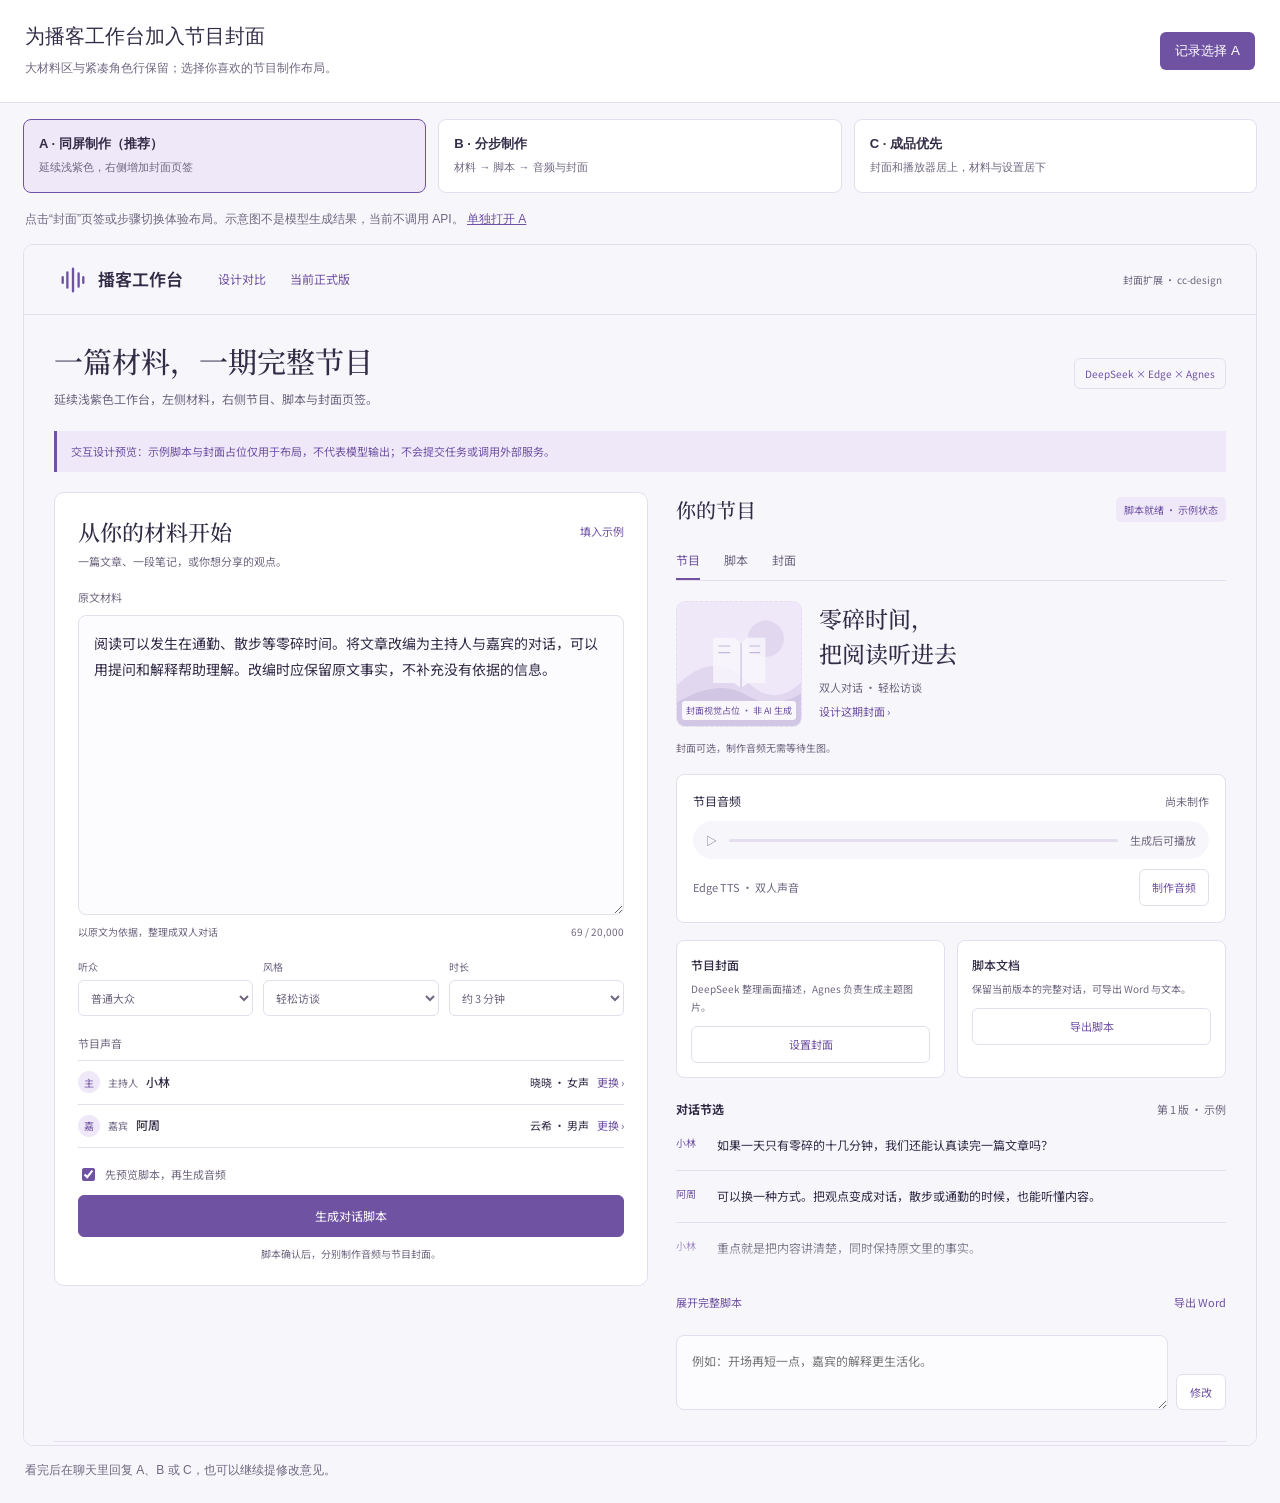
<file: design/cover-redesign/index.html>
<!doctype html><html lang="zh-CN"><head><meta charset="utf-8"><meta name="viewport" content="width=device-width,initial-scale=1"><title>节目封面扩展 · 三种新版布局</title><style>*{box-sizing:border-box}body{margin:0;background:#f7f6fb;color:#332c47;font:14px/1.7 'Microsoft YaHei',sans-serif}header{padding:19px 25px;background:white;border-bottom:1px solid #e4deee;display:flex;align-items:center;justify-content:space-between;gap:20px}h1{font-size:20px;font-weight:500;margin:0}p{font-size:12px;color:#706780;margin:5px 0}nav{display:flex;gap:12px;margin:16px 23px}nav button{flex:1;text-align:left;border:1px solid #e4deee;border-radius:8px;background:white;padding:13px 15px;color:#332c47;cursor:pointer;font:inherit}nav button strong{display:block;font-size:13px}nav button span{font-size:11px;color:#706780}nav button[aria-pressed=true]{border-color:#7052a3;background:#eee8f8}.frame{margin:0 23px;border:1px solid #e4deee;border-radius:10px;background:white;overflow:auto}iframe{width:100%;min-width:800px;height:1200px;display:block;border:0}a{font-size:12px;color:#7052a3}#pick{background:#7052a3;color:white;border:0;border-radius:6px;padding:10px 15px;cursor:pointer;white-space:nowrap}#message{margin:14px 25px 23px}button:focus-visible,a:focus-visible{outline:2px solid #7052a3;outline-offset:3px}.explain{margin:0 25px 14px}@media(max-width:650px){header{align-items:flex-start;flex-direction:column}nav{gap:6px;margin:12px}nav button{padding:10px}.frame{margin:0 12px}}</style></head><body><header><div><h1>为播客工作台加入节目封面</h1><p>大材料区与紧凑角色行保留；选择你喜欢的节目制作布局。</p></div><button id="pick" type="button">记录选择 A</button></header><nav aria-label="切换预览布局"><button type="button" data-choice="a" aria-pressed="true"><strong>A · 同屏制作（推荐）</strong><span>延续浅紫色，右侧增加封面页签</span></button><button type="button" data-choice="b" aria-pressed="false"><strong>B · 分步制作</strong><span>材料 → 脚本 → 音频与封面</span></button><button type="button" data-choice="c" aria-pressed="false"><strong>C · 成品优先</strong><span>封面和播放器居上，材料与设置居下</span></button></nav><p class="explain">点击“封面”页签或步骤切换体验布局。示意图不是模型生成结果，当前不调用 API。 <a id="direct" href="a.html" target="_blank" rel="noopener">单独打开 A</a></p><div class="frame"><iframe id="preview" src="a.html" title="A 同屏制作预览"></iframe></div><p id="message" role="status">看完后在聊天里回复 A、B 或 C，也可以继续提修改意见。</p><script>let selected='a';document.querySelectorAll('[data-choice]').forEach(button=>button.onclick=()=>{selected=button.dataset.choice;document.querySelectorAll('[data-choice]').forEach(b=>b.setAttribute('aria-pressed',String(b===button)));document.querySelector('#preview').src=selected+'.html';document.querySelector('#preview').title=button.querySelector('strong').textContent;document.querySelector('#pick').textContent='记录选择 '+selected.toUpperCase();document.querySelector('#direct').href=selected+'.html';document.querySelector('#direct').textContent='单独打开 '+selected.toUpperCase()});document.querySelector('#pick').onclick=()=>{try{localStorage.setItem('cover-layout-selection',selected)}catch{}document.querySelector('#message').textContent='已记录 '+selected.toUpperCase()+'，请在聊天中确认后再接入正式页面。'};</script></body></html>
</file>
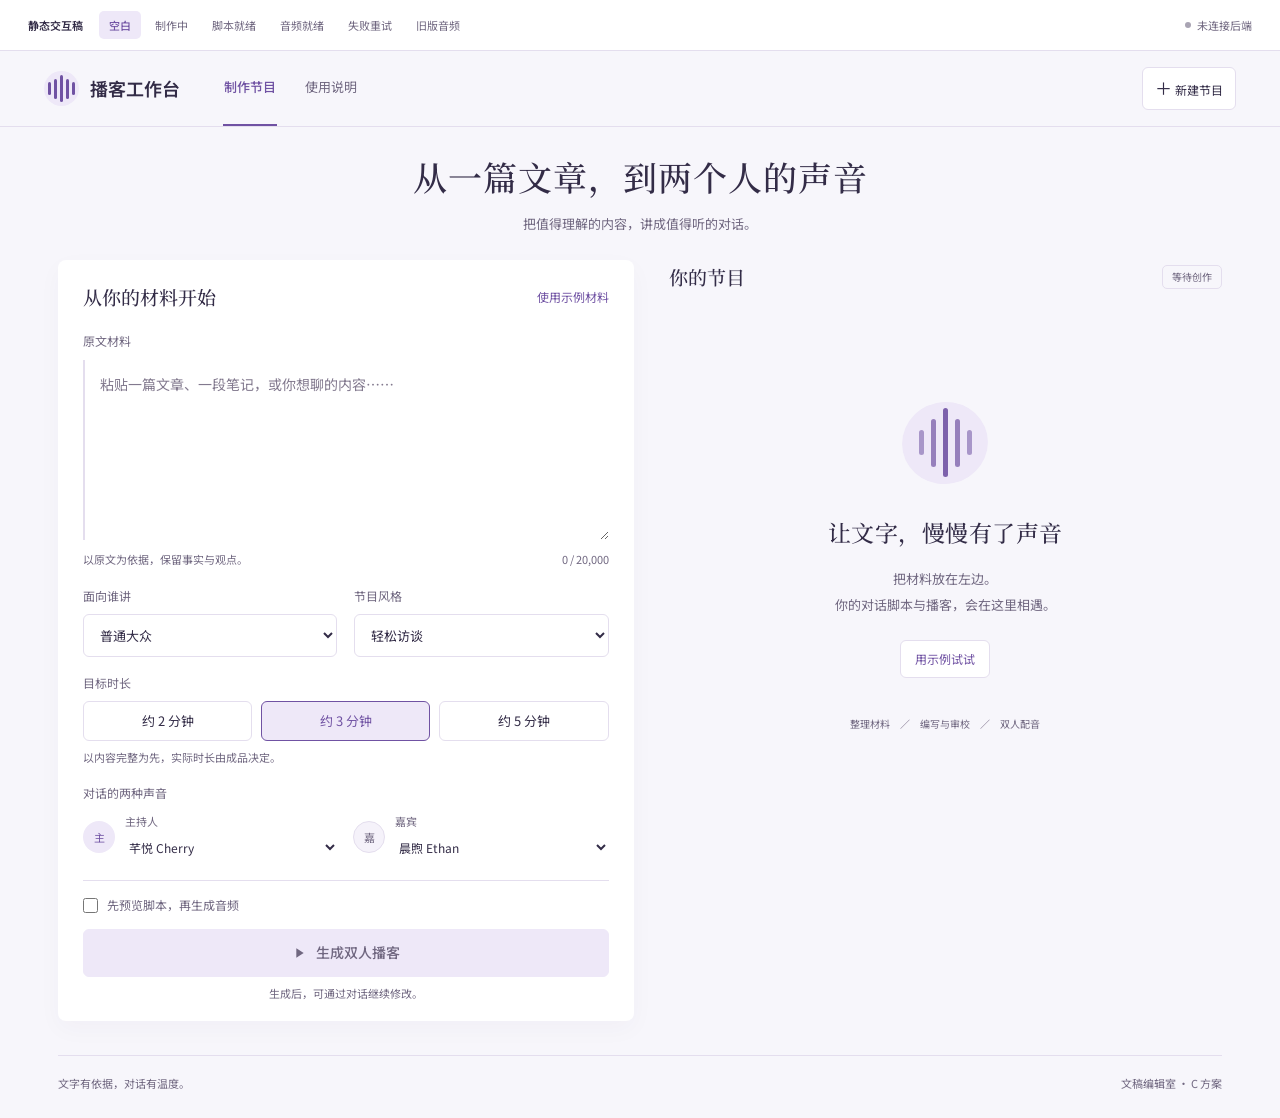
<file: design/editorial/index.html>
<!doctype html>
<html lang="zh-CN">
<head>
  <meta charset="utf-8">
  <meta name="viewport" content="width=device-width,initial-scale=1">
  <meta name="color-scheme" content="light">
  <title>播客工作台 · 文稿编辑室静态交互稿</title>
  <link rel="preconnect" href="https://fonts.googleapis.com">
  <link href="https://fonts.googleapis.com/css2?family=Noto+Sans+SC:wght@400;500;600&family=Noto+Serif+SC:wght@500;600&display=swap" rel="stylesheet">
  <link rel="stylesheet" href="styles.css">
  <script src="app.js" defer></script>
</head>
<body>
  <div class="preview-toolbar" aria-label="设计状态预览">
    <span class="preview-label">静态交互稿</span>
    <div class="state-options" role="group" aria-label="切换界面状态">
      <button type="button" data-state="empty" aria-pressed="true">空白</button>
      <button type="button" data-state="running" aria-pressed="false">制作中</button>
      <button type="button" data-state="script" aria-pressed="false">脚本就绪</button>
      <button type="button" data-state="audio" aria-pressed="false">音频就绪</button>
      <button type="button" data-state="failed" aria-pressed="false">失败重试</button>
      <button type="button" data-state="stale" aria-pressed="false">旧版音频</button>
    </div>
    <span class="offline-label"><i aria-hidden="true"></i>未连接后端</span>
  </div>
  <header class="site-header">
    <a class="brand" href="#workspace" aria-label="播客工作台">
      <span class="brand-mark" aria-hidden="true"><i></i><i></i><i></i><i></i><i></i></span>
      <span>播客工作台</span>
    </a>
    <nav aria-label="主导航"><a class="nav-current" href="#workspace">制作节目</a><button type="button" id="help-open">使用说明</button></nav>
    <button type="button" class="new-button" id="new-program"><span aria-hidden="true">＋</span>新建节目</button>
  </header>
  <main id="workspace">
    <section class="hero" aria-labelledby="page-title">
      <h1 id="page-title">从一篇文章，到两个人的声音</h1>
      <p>把值得理解的内容，讲成值得听的对话。</p>
    </section>
    <div class="workspace-grid">
      <section class="material-panel" aria-labelledby="material-heading">
        <div class="section-top"><h2 id="material-heading">从你的材料开始</h2><button class="link-button" type="button" id="use-example">使用示例材料</button></div>
        <form id="material-form" novalidate>
          <label class="field-label" for="source-text">原文材料</label>
          <textarea id="source-text" rows="8" aria-describedby="source-hint source-error" placeholder="粘贴一篇文章、一段笔记，或你想聊的内容……"></textarea>
          <div class="material-meta"><span id="source-hint">以原文为依据，保留事实与观点。</span><span><span id="character-count">0</span> / 20,000</span></div>
          <p class="field-error" id="source-error" role="alert" hidden></p>
          <div class="settings-grid">
            <label class="field-label" for="audience">面向谁讲<select id="audience"><option value="general">普通大众</option><option value="beginner">初学者</option><option value="professional">专业听众</option></select></label>
            <label class="field-label" for="style">节目风格<select id="style"><option value="casual">轻松访谈</option><option value="educational">知识讲解</option></select></label>
          </div>
          <fieldset class="duration-field"><legend>目标时长</legend><div class="duration-options"><label><input type="radio" name="minutes" value="2"><span>约 2 分钟</span></label><label><input type="radio" name="minutes" value="3" checked><span>约 3 分钟</span></label><label><input type="radio" name="minutes" value="5"><span>约 5 分钟</span></label></div><p class="tiny-note">以内容完整为先，实际时长由成品决定。</p></fieldset>
          <fieldset class="voices-field"><legend>对话的两种声音</legend><div class="voice-options"><div class="voice-option"><span class="role-dot" aria-hidden="true">主</span><label for="host-voice">主持人<select id="host-voice"><option value="Cherry">芊悦 Cherry</option><option value="Serena">苏瑶 Serena</option><option value="Ethan">晨煦 Ethan</option></select></label></div><div class="voice-option"><span class="role-dot guest-dot" aria-hidden="true">嘉</span><label for="guest-voice">嘉宾<select id="guest-voice"><option value="Ethan">晨煦 Ethan</option><option value="Cherry">芊悦 Cherry</option><option value="Serena">苏瑶 Serena</option></select></label></div></div><p class="field-error" id="voice-error" role="alert" hidden>请为主持人和嘉宾选择不同音色。</p></fieldset>
          <div class="create-actions"><label class="preview-check"><input id="preview-script" type="checkbox"><span>先预览脚本，再生成音频</span></label><button class="primary-button" id="create-button" type="submit" disabled><svg viewBox="0 0 24 24" aria-hidden="true"><path d="m8 5 11 7-11 7z"/></svg><span id="create-label">生成双人播客</span></button><p class="tiny-note centered">生成后，可通过对话继续修改。</p></div>
        </form>
      </section>
      <section class="output-column" aria-labelledby="output-heading">
        <div class="section-top output-top"><h2 id="output-heading">你的节目</h2><span class="state-badge" id="state-badge">等待创作</span></div>
        <div class="empty-output" id="empty-output"><div class="empty-art" aria-hidden="true"><span></span><span></span><span></span><span></span><span></span><i></i></div><h3>让文字，慢慢有了声音</h3><p>把材料放在左边。<br>你的对话脚本与播客，会在这里相遇。</p><button class="secondary-button" type="button" id="empty-example">用示例试试</button><div class="empty-flow"><span>整理材料</span><span aria-hidden="true">／</span><span>编写与审校</span><span aria-hidden="true">／</span><span>双人配音</span></div></div>
        <div class="running-output" id="running-output" hidden><div class="running-heading"><span class="working-mark" aria-hidden="true"></span><div><h3 id="running-title">正在打磨对话</h3><p>先讲清楚内容，再让两种声音接住它。</p></div></div><ol class="stage-list"><li class="complete"><span class="stage-number">1</span><div><b>整理材料</b><p>提取关键事实与讨论提纲</p></div><span class="stage-word">已完成</span></li><li class="complete"><span class="stage-number">2</span><div><b>编写对话</b><p>让主持人与嘉宾自然衔接</p></div><span class="stage-word">已完成</span></li><li class="current"><span class="stage-number">3</span><div><b>内容审校</b><p>核对依据，调整表达和节奏</p></div><span class="stage-word">进行中</span></li><li><span class="stage-number">4</span><div><b>分角色配音</b><p>为主持人和嘉宾生成语音</p></div><span class="stage-word">等待</span></li><li><span class="stage-number">5</span><div><b>合成音频</b><p>按脚本顺序组成完整节目</p></div><span class="stage-word">等待</span></li></ol><p class="state-explanation">进度布局示意，不代表实际任务正在运行。</p></div>
        <div class="result-output" id="result-output" hidden>
          <div class="feedback-banner error-banner" id="failure-banner" role="alert" hidden><svg viewBox="0 0 24 24" aria-hidden="true"><circle cx="12" cy="12" r="9"/><path d="M12 7v6m0 3v1"/></svg><div><b>配音暂未完成，脚本已保留</b><p>检查服务配置或稍后重试，无需重新编写脚本。</p><button type="button" class="link-button" id="retry-audio">重新生成音频</button></div></div>
          <div class="episode-heading"><span class="episode-mark" aria-hidden="true"><i></i><i></i><i></i><i></i><i></i></span><div><h3>给阅读，换一种打开方式</h3><p>双人对话<span aria-hidden="true"> · </span><span id="episode-style">轻松访谈</span><span aria-hidden="true"> · </span><span id="episode-audience">普通大众</span></p></div></div>
          <div class="feedback-banner stale-banner" id="stale-banner" hidden><div><b>此音频对应上一版脚本</b><p>当前脚本为第 2 版，已有音频对应第 1 版。</p></div><button type="button" class="secondary-button" id="render-new-audio">生成新版音频</button></div>
          <div class="audio-panel" id="audio-panel" hidden><div class="audio-topline"><span>节目音频</span><span class="tiny-note">设计稿，无真实音频</span></div><div class="waveform" id="waveform" aria-hidden="true"></div><audio id="program-audio" controls preload="none" aria-label="播客音频，当前为无音源的设计占位"></audio><div class="download-row"><span>实际时长将在生成后显示</span><button class="link-button" type="button" disabled aria-describedby="audio-placeholder-note">下载音频</button></div><p id="audio-placeholder-note" class="sr-only">设计稿未生成音频，不能播放或下载。</p></div>
          <div class="script-ready-callout" id="script-ready-callout" hidden><span>脚本已备好，可以先修改，再生成音频。</span><button type="button" class="secondary-button" id="render-audio">生成音频</button></div>
          <div class="script-section"><div class="script-tabs" role="tablist" aria-label="节目内容"><button id="tab-script" type="button" role="tab" aria-controls="panel-script" aria-selected="true" tabindex="0" data-tab="script">对话脚本</button><button id="tab-outline" type="button" role="tab" aria-controls="panel-outline" aria-selected="false" tabindex="-1" data-tab="outline">内容提纲</button><button id="tab-review" type="button" role="tab" aria-controls="panel-review" aria-selected="false" tabindex="-1" data-tab="review">审校摘要</button><span class="revision-label" id="revision-label">第 1 版</span></div>
            <div role="tabpanel" id="panel-script" aria-labelledby="tab-script"><div class="script-turn"><span class="speaker-label">主持人</span><p>如果一天只有零碎的十几分钟，我们还能认真读完一篇文章吗？</p></div><div class="script-turn guest-turn"><span class="speaker-label">嘉宾</span><p>可以换一种方式。把文章里的观点变成对话，散步或通勤时，也能听懂作者想说什么。</p></div><div class="script-turn"><span class="speaker-label">主持人</span><p>所以，重点不是把文章念一遍，而是替听众问出那些没来得及想的问题。</p></div><div class="script-turn guest-turn"><span class="speaker-label">嘉宾</span><p>对，表达可以更轻松，但仍要忠于原文。好的改编，是把内容讲清楚，而不是补上没有依据的结论。</p></div></div>
            <div role="tabpanel" id="panel-outline" aria-labelledby="tab-outline" hidden><ol class="outline-list"><li>零碎时间里的阅读需求</li><li>主持人提问，嘉宾解释</li><li>口语化表达与忠于原文的平衡</li></ol></div>
            <div role="tabpanel" id="panel-review" aria-labelledby="tab-review" hidden><div class="review-copy"><h4>审校结果展示区域</h4><p>正式对接后显示实际返回的审校摘要，包括依据、重复内容和口语表达的检查结果。</p><p>设计稿不预设“全部正确”，模型审校也不能保证事实准确。</p></div></div>
            <div class="script-footer"><span>这里展示的是设计示例，不是模型生成结果。</span><button type="button" class="link-button" id="script-download">下载脚本</button></div>
          </div>
          <section class="revision-section" aria-labelledby="revision-heading"><h3 id="revision-heading">继续打磨这期节目</h3><p class="revision-description">不必从头来过，告诉它你想改哪里。</p><div class="quick-actions"><button type="button" data-edit="缩短节目，保留核心观点。">缩短节目</button><button type="button" data-edit="讲得更通俗，保持原文事实。">讲得更通俗</button><button type="button" id="change-voices">调整音色</button></div><form id="revision-form"><label class="sr-only" for="revision-text">修改要求</label><div class="revision-composer"><textarea id="revision-text" rows="2" placeholder="例如：开场再短一点，嘉宾的解释更生活化。"></textarea><button type="submit" id="revision-submit" aria-label="提交修改示意" disabled><svg viewBox="0 0 24 24" aria-hidden="true"><path d="m6 12 6-6 6 6M12 6v13"/></svg></button></div><p class="tiny-note">原材料和其他设置会保留。</p></form></section>
        </div>
        <details class="trace-details" id="trace-details" hidden><summary>会话与请求标识</summary><div><p><span>session_id</span><code>设计示例，未创建会话</code></p><p><span>trace_id</span><code>设计示例，未发起请求</code></p></div></details>
      </section>
    </div>
    <div class="design-message" id="design-message" role="status" hidden></div>
    <footer class="workspace-footer"><span>文字有依据，对话有温度。</span><span>文稿编辑室 · C 方案</span></footer>
  </main>
  <dialog id="help-dialog"><div class="dialog-top"><h2>怎样制作一期节目</h2><button type="button" id="help-close" aria-label="关闭使用说明">×</button></div><ol><li>粘贴材料，选择听众、风格和目标时长。</li><li>直接生成播客，或先预览脚本。</li><li>查看脚本、提纲和审校结果，再生成双人音频。</li><li>通过对话修改，或只调整两个角色的音色。</li></ol><p>当前为静态交互稿。顶部可以切换设计状态，所有内容仅作布局示意，未调用模型或语音服务。</p></dialog>
</body>
</html>
</file>
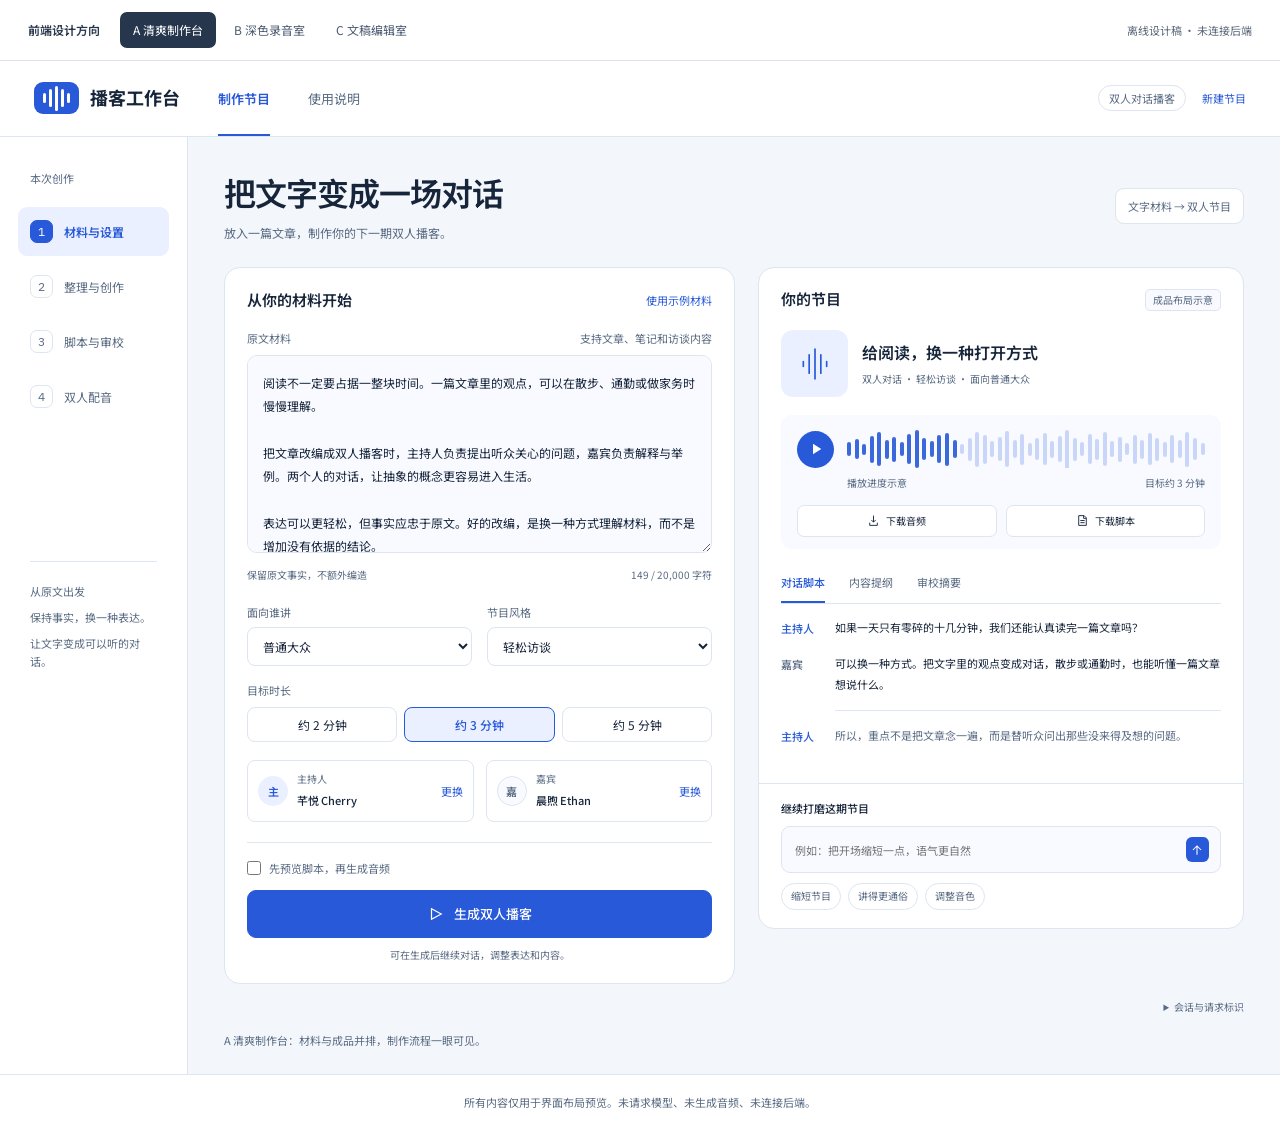
<file: design/previews/index.html>
<!doctype html>
<html lang="zh-CN">
<head>
  <meta charset="utf-8">
  <meta name="viewport" content="width=device-width,initial-scale=1">
  <title>播客工作台 · 前端风格预览</title>
  <link rel="preconnect" href="https://fonts.googleapis.com">
  <link rel="preconnect" href="https://fonts.gstatic.com" crossorigin>
  <link href="https://fonts.googleapis.com/css2?family=IBM+Plex+Sans:wght@400;500;600&family=Noto+Sans+SC:wght@400;500;600;700&family=Noto+Serif+SC:wght@500;600&display=swap" rel="stylesheet">
  <style>
    *{box-sizing:border-box}body{margin:0;min-width:800px;font:14px/1.65 'Noto Sans SC','Microsoft YaHei',sans-serif;color:var(--text);background:var(--bg);--bg:#f3f6fb;--surface:#fff;--raised:#f8faff;--text:#17253b;--muted:#596b83;--accent:#2759d8;--tint:#eaf0ff;--line:#dce5f0;--good:#25735a;--radius:16px}button,input,textarea,select{font:inherit}button{cursor:pointer}button,a,input,select,textarea{outline-offset:4px}button:focus-visible,a:focus-visible{outline:3px solid var(--accent)}button{transition:background .18s,color .18s,border-color .18s}button:disabled{cursor:not-allowed;opacity:.55}svg{vertical-align:middle;flex:none}button svg{width:18px;height:18px}a{color:inherit}button{color:inherit} .design-bar{display:flex;align-items:center;gap:20px;padding:12px 28px;background:#fff;color:#29364b;border-bottom:1px solid #d9e0eb;position:relative;z-index:5}.design-brand{font-size:12px;font-weight:600;white-space:nowrap}.style-switch{display:flex;gap:5px}.style-switch button{border:0;background:transparent;border-radius:7px;padding:8px 13px;font-size:12px;color:#4c5b71}.style-switch button[aria-pressed=true]{background:#25364d;color:#fff}.preview-note{margin-left:auto;font-size:11px;color:#5c6879}.app{max-width:1600px;margin:auto;min-height:850px}.app-nav{height:76px;padding:0 34px;display:flex;align-items:center;gap:38px;border-bottom:1px solid var(--line);background:var(--surface)}.logo{font-size:18px;font-weight:700;display:flex;align-items:center;gap:11px;white-space:nowrap}.logo-mark{display:flex;align-items:center;gap:3px;height:32px;padding:0 9px;background:var(--accent);color:var(--surface);border-radius:9px}.logo-mark i{display:block;width:3px;background:currentColor;border-radius:4px}.logo-mark i:nth-child(1),.logo-mark i:nth-child(5){height:10px}.logo-mark i:nth-child(2),.logo-mark i:nth-child(4){height:18px}.logo-mark i:nth-child(3){height:25px}.nav-item{font-size:13px;padding:24px 0 22px;align-self:stretch;display:flex;align-items:center;color:var(--muted);border:0;border-bottom:2px solid transparent;background:none}.nav-item.active{color:var(--accent);border-color:var(--accent);font-weight:600}.nav-end{margin-left:auto;display:flex;align-items:center;gap:16px}.quiet-badge{font-size:11px;border:1px solid var(--line);border-radius:20px;padding:3px 10px;color:var(--muted)}.workspace{display:grid;grid-template-columns:188px minmax(0,1fr)}.sidebar{padding:32px 18px;background:var(--surface);border-right:1px solid var(--line)}.sidebar-title{font-size:11px;color:var(--muted);margin:0 12px 20px}.side-step{display:flex;align-items:center;gap:11px;padding:13px 12px;border-radius:9px;margin-bottom:6px;font-size:12px;color:var(--muted)}.side-step.active{background:var(--tint);color:var(--accent);font-weight:600}.step-index{width:23px;height:23px;display:grid;place-items:center;border:1px solid var(--line);border-radius:7px;font:12px 'IBM Plex Sans',sans-serif}.side-step.active .step-index{background:var(--accent);border-color:var(--accent);color:var(--surface)}.sidebar-bottom{margin:140px 12px 0;font-size:11px;color:var(--muted)}.sidebar-bottom p{margin:8px 0}.side-line{height:1px;background:var(--line);margin:20px 0}.main{padding:33px 36px 25px;min-width:0}.intro{display:flex;justify-content:space-between;align-items:center;gap:24px;margin-bottom:25px}.intro h1{font-size:32px;font-weight:600;letter-spacing:-1px;line-height:1.4;margin:0 0 8px}.intro p{margin:0;color:var(--muted);font-size:12px}.intro .mode-mark{border:1px solid var(--line);border-radius:9px;background:var(--surface);padding:8px 12px;color:var(--muted);font-size:11px;white-space:nowrap}.columns{display:grid;grid-template-columns:1fr .95fr;gap:23px;align-items:start}.panel{background:var(--surface);border:1px solid var(--line);border-radius:var(--radius);overflow:hidden}.panel-header{display:flex;align-items:center;justify-content:space-between;padding:19px 22px 15px;gap:12px}.panel-header h2{font-size:15px;font-weight:600;margin:0}.text-button{border:0;background:none;color:var(--accent);font-size:11px;padding:4px 0}.source-panel .panel-body{padding:0 22px 20px}.material-label{font-size:11px;color:var(--muted);display:flex;justify-content:space-between;margin-bottom:8px}textarea{width:100%;resize:vertical;min-height:198px;border:1px solid var(--line);border-radius:10px;background:var(--raised);padding:15px;color:var(--text);line-height:1.95;font-size:12px}textarea::placeholder{color:var(--muted)}.material-foot{display:flex;align-items:center;justify-content:space-between;color:var(--muted);font-size:10px;margin:8px 0 20px}.field-row{display:grid;grid-template-columns:1fr 1fr;gap:15px}.field{display:block;font-size:11px;color:var(--muted);margin-bottom:15px}.field select{display:block;width:100%;border:1px solid var(--line);border-radius:8px;padding:9px 11px;margin-top:6px;color:var(--text);background:var(--surface);font-size:12px}.duration-field{margin-bottom:18px}.field-name{font-size:11px;color:var(--muted);margin-bottom:7px;display:block}.segmented{display:flex;gap:7px}.segmented button{flex:1;border:1px solid var(--line);background:var(--surface);padding:7px 0;border-radius:8px;font-size:12px}.segmented button[aria-pressed=true]{background:var(--tint);border-color:var(--accent);color:var(--accent);font-weight:500}.voice-row{display:grid;grid-template-columns:1fr 1fr;gap:12px}.voice{display:flex;gap:9px;align-items:center;border:1px solid var(--line);border-radius:8px;padding:10px}.avatar{width:30px;height:30px;border-radius:50%;background:var(--tint);display:grid;place-items:center;font-size:11px;font-weight:600;color:var(--accent)}.avatar.guest{background:var(--raised);color:var(--muted);border:1px solid var(--line)}.voice small{display:block;font-size:10px;color:var(--muted)}.voice b{font-size:11px;font-weight:500}.voice .text-button{margin-left:auto}.action-box{margin-top:20px;padding-top:16px;border-top:1px solid var(--line)}.check-label{display:flex;gap:8px;align-items:center;font-size:11px;color:var(--muted);margin-bottom:13px}.check-label input{accent-color:var(--accent);width:14px;height:14px;margin:0}.primary{display:flex;align-items:center;justify-content:center;gap:9px;border:1px solid var(--accent);background:var(--accent);color:#fff;font-size:13px;font-weight:500;border-radius:9px;width:100%;padding:12px 18px}.primary:hover{filter:brightness(.93)}.helper{font-size:10px;color:var(--muted);text-align:center;margin:9px 0 0}.result-panel{position:relative}.result-header-label{font-size:10px;color:var(--muted);background:var(--raised);border:1px solid var(--line);padding:2px 7px;border-radius:5px}.result-body{padding:0 22px 19px}.episode-summary{display:flex;align-items:center;gap:14px;margin:3px 0 18px}.episode-art{height:67px;width:67px;background:var(--tint);border-radius:12px;display:grid;place-items:center;color:var(--accent);flex:none}.episode-art svg{width:40px;height:40px}.episode-title{margin:0 0 5px;font-size:16px;line-height:1.6;font-weight:600}.episode-subtitle{font-size:10px;color:var(--muted);margin:0}.wave-player{padding:15px 16px 12px;background:var(--raised);border-radius:11px;margin-bottom:18px}.player-main{display:flex;gap:13px;align-items:center}.play{width:37px;height:37px;border:0;background:var(--accent);color:#fff;display:grid;place-items:center;border-radius:50%;flex:none}.wave{display:flex;align-items:center;justify-content:space-between;gap:3px;width:100%;height:38px;overflow:hidden}.wave i{display:block;flex:1;max-width:4px;min-width:2px;border-radius:5px;background:var(--accent);opacity:.22}.wave i:nth-child(-n+15){opacity:.9}.time-row{display:flex;justify-content:space-between;align-items:center;font-size:10px;color:var(--muted);margin:7px 0 0 50px}.player-actions{display:flex;gap:9px;margin-top:13px}.secondary{border:1px solid var(--line);background:var(--surface);border-radius:7px;padding:7px 11px;font-size:10px;color:var(--text);display:flex;align-items:center;justify-content:center;gap:6px}.secondary:hover{background:var(--raised)}.secondary svg{width:13px;height:13px}.player-actions .secondary{flex:1}.result-tabs{display:flex;gap:24px;border-bottom:1px solid var(--line);margin-bottom:13px}.result-tabs button{border:0;border-bottom:2px solid transparent;background:none;padding:6px 0 10px;font-size:11px;color:var(--muted)}.result-tabs button[aria-selected=true]{border-color:var(--accent);color:var(--accent);font-weight:500}.script{display:flex;flex-direction:column;gap:14px}.turn{display:grid;grid-template-columns:43px 1fr;gap:11px;font-size:11px}.speaker{color:var(--accent);font-weight:500;padding-top:2px}.turn.guest .speaker{color:var(--muted)}.turn p{margin:0;line-height:1.95}.turn-line{height:1px;background:var(--line);margin:0 0 0 54px}.turn:last-child{color:var(--muted)}.revision-box{border-top:1px solid var(--line);padding:15px 22px 18px;margin-top:18px}.revision-label{font-size:11px;font-weight:500;margin-bottom:9px}.revision-input{display:flex;align-items:center;gap:9px;border:1px solid var(--line);border-radius:9px;padding:10px 11px;background:var(--raised)}.revision-input input{width:100%;border:0;background:transparent;min-width:0;color:var(--text);font-size:11px}.revision-input button{border:0;background:var(--accent);color:#fff;border-radius:6px;width:25px;height:25px;display:grid;place-items:center;padding:0}.revision-input svg{width:14px;height:14px}.quick-actions{display:flex;gap:7px;margin-top:10px;flex-wrap:wrap}.quick-actions button{font-size:10px;background:var(--surface);border:1px solid var(--line);border-radius:20px;padding:4px 9px;color:var(--muted)}.trace{display:flex;gap:12px;justify-content:flex-end;margin-top:15px;font-size:10px;color:var(--muted)}.trace summary{cursor:pointer}.trace p{margin:6px 0;font-family:'IBM Plex Sans',sans-serif}.style-caption{padding:15px 0 0;color:var(--muted);font-size:11px;display:flex;gap:8px;align-items:center}.state-bar{display:none;padding:10px 18px;background:var(--tint);margin:0 0 18px;border-radius:8px;color:var(--accent);font-size:11px;gap:12px}.state-bar.show{display:flex}.state-dot{width:7px;height:7px;background:currentColor;border-radius:50%;display:inline-block;margin-right:5px}.notice{display:none;padding:11px 16px;margin-top:15px;border-left:3px solid var(--accent);background:var(--tint);color:var(--text);font-size:12px}.notice.show{display:block}.design-status{margin-left:5px;font-size:11px}.extra-tab{font-size:12px;color:var(--muted);line-height:1.9;padding:7px 0;min-height:184px}.extra-tab p{margin:0 0 12px}.design-footer{padding:18px 32px 24px;text-align:center;color:var(--muted);font-size:11px;border-top:1px solid var(--line);background:var(--surface)}
    body[data-theme=studio]{--bg:#171d29;--surface:#202837;--raised:#293344;--text:#edf0f5;--muted:#b4bfce;--accent:#d9a46b;--tint:#3d3540;--line:#3b4658;--good:#99c6af;--radius:9px;font-family:'IBM Plex Sans','Noto Sans SC','Microsoft YaHei',sans-serif}.studio .app-nav{height:70px}.studio .workspace{grid-template-columns:86px 1fr}.studio .sidebar{padding:30px 10px}.studio .side-step{display:flex;flex-direction:column;padding:13px 0;gap:6px;font-size:10px}.studio .sidebar-title{margin:0 0 17px;text-align:center;font-size:10px}.studio .sidebar-bottom{display:none}.studio .side-step.active{background:transparent}.studio .step-index{border-radius:50%;height:29px;width:29px}.studio .main{padding:30px 38px}.studio .intro{margin-bottom:25px}.studio .intro h1{font-size:34px;font-weight:500;letter-spacing:-.7px}.studio .columns{grid-template-columns:1fr 1fr;gap:26px}.studio .source-panel{background:transparent;border:0;overflow:visible}.studio .source-panel .panel-header{padding:0 0 16px}.studio .source-panel .panel-body{padding:0}.studio textarea{background:var(--surface);border-radius:7px;min-height:210px}.studio .result-panel{border-color:var(--line);box-shadow:0 12px 32px #0002}.studio .wave-player{background:var(--bg);padding:20px 17px 14px;border-radius:5px}.studio .wave{height:50px}.studio .wave i{max-width:5px;border-radius:2px}.studio .episode-art{background:var(--raised);border-radius:6px}.studio .primary,.studio .play,.studio .revision-input button{color:#1d2532}.studio .logo-mark{color:#1d2532;border-radius:6px}.studio .quiet-badge{border-radius:5px}.studio .segmented button[aria-pressed=true]{background:var(--accent);color:#1d2532}.studio .voice{background:var(--surface);border-radius:7px}.studio .nav-item.active{color:var(--accent)}.studio .mode-mark{background:transparent}.studio .action-box{margin-top:19px}.studio .design-footer{background:var(--bg)}.studio .intro .mode-mark{border-color:var(--accent);color:var(--accent)}
    body[data-theme=editorial]{--bg:#f7f6fb;--surface:#fff;--raised:#f5f2fa;--text:#332c47;--muted:#706780;--accent:#7052a3;--tint:#eee8f8;--line:#e4deee;--good:#4f785d;--radius:8px}.editorial .app{max-width:1440px}.editorial .workspace{display:block}.editorial .sidebar{display:none}.editorial .app-nav{height:80px;background:transparent;padding:0 58px;gap:40px}.editorial .logo-mark{border-radius:50%;background:var(--tint);color:var(--accent)}.editorial .main{max-width:1150px;padding:33px 26px 25px;margin:auto}.editorial .intro{display:block;text-align:center;margin:0 0 33px}.editorial .intro h1{font-family:'Noto Serif SC','SimSun',serif;font-size:35px;font-weight:500;letter-spacing:1px;margin:0 0 11px}.editorial .intro p{font-size:12px}.editorial .intro .mode-mark{display:none}.editorial .columns{grid-template-columns:1.15fr 1fr;gap:28px}.editorial .source-panel{border:0;box-shadow:0 8px 24px #39225008}.editorial .panel-header{padding:23px 25px 17px}.editorial .panel-header h2{font-family:'Noto Serif SC','SimSun',serif;font-size:17px}.editorial .source-panel .panel-body{padding:0 25px 22px}.editorial textarea{background:transparent;border:0;border-left:2px solid var(--line);border-radius:0;padding:0 0 0 16px;line-height:2.1;min-height:205px;font-size:13px}.editorial .result-panel{background:transparent;border:0}.editorial .result-panel .panel-header{padding:0 0 16px}.editorial .result-body{padding:0}.editorial .episode-art{width:72px;height:72px;border-radius:50%;background:var(--surface);border:1px solid var(--line)}.editorial .episode-title{font-family:'Noto Serif SC','SimSun',serif;font-size:19px;font-weight:500}.editorial .wave-player{background:var(--surface);padding:17px;border:1px solid var(--line);border-radius:8px}.editorial .revision-box{padding:16px 0 0}.editorial .revision-input{background:var(--surface)}.editorial .quick-actions button{background:transparent}.editorial .voice{border:0;padding:7px 0}.editorial .primary{border-radius:5px}.editorial .result-tabs{gap:29px}.editorial .script{padding-top:3px}.editorial .turn{font-size:12px;line-height:2}.editorial .trace{justify-content:flex-start}.editorial .design-footer{background:transparent}.editorial .quiet-badge{background:var(--surface)}.editorial .style-caption{justify-content:center}
    [hidden]{display:none!important}
    @media(min-width:1450px){.main{padding-top:40px}.intro h1{font-size:38px}.columns{gap:30px}.panel-header{padding:22px 25px 18px}.source-panel .panel-body{padding:0 25px 25px}.result-body{padding:0 25px 22px}.revision-box{padding:18px 25px 23px}.turn{font-size:12px}textarea{font-size:13px;min-height:225px}}
    @media(max-width:1100px){.workspace{grid-template-columns:140px 1fr}.sidebar{padding:25px 10px}.main{padding:26px 22px}.columns{gap:15px}.panel-header{padding:16px}.source-panel .panel-body,.result-body{padding-left:16px;padding-right:16px}.revision-box{padding:15px 16px}.intro h1{font-size:27px}.design-bar{padding:10px 18px;gap:10px}.preview-note{max-width:145px;font-size:10px}.style-switch button{padding:7px 8px}.voice{padding:8px}.voice .text-button{display:none}.studio .main{padding:25px}.editorial .main{padding:26px}.editorial .intro h1{font-size:30px}}
    @media(prefers-reduced-motion:reduce){*{transition:none!important}}
  </style>
</head>
<body data-theme="clear" class="clear">
  <div class="design-bar">
    <span class="design-brand">前端设计方向</span>
    <div class="style-switch" aria-label="选择预览风格">
      <button type="button" data-style="clear" aria-pressed="true">A 清爽制作台</button>
      <button type="button" data-style="studio" aria-pressed="false">B 深色录音室</button>
      <button type="button" data-style="editorial" aria-pressed="false">C 文稿编辑室</button>
    </div>
    <span class="preview-note">离线设计稿 · 未连接后端</span>
  </div>
  <div class="app">
    <header class="app-nav">
      <div class="logo"><span class="logo-mark" aria-hidden="true"><i></i><i></i><i></i><i></i><i></i></span>播客工作台</div>
      <button type="button" class="nav-item active" data-nav="workbench">制作节目</button>
      <button type="button" class="nav-item" data-nav="help">使用说明</button>
      <div class="nav-end"><span class="quiet-badge">双人对话播客</span><button class="text-button" type="button" id="reset">新建节目</button></div>
    </header>
    <div class="workspace">
      <aside class="sidebar" aria-label="制作流程">
        <p class="sidebar-title">本次创作</p>
        <div class="side-step active"><span class="step-index">1</span><span>材料与设置</span></div>
        <div class="side-step"><span class="step-index">2</span><span>整理与创作</span></div>
        <div class="side-step"><span class="step-index">3</span><span>脚本与审校</span></div>
        <div class="side-step"><span class="step-index">4</span><span>双人配音</span></div>
        <div class="sidebar-bottom"><div class="side-line"></div><p>从原文出发</p><p>保持事实，换一种表达。</p><p>让文字变成可以听的对话。</p></div>
      </aside>
      <main class="main">
        <section class="intro">
          <div><h1 id="headline">把文字变成一场对话</h1><p id="subhead">放入一篇文章，制作你的下一期双人播客。</p></div>
          <span class="mode-mark">文字材料 → 双人节目</span>
        </section>
        <div class="state-bar" id="stage-demo" role="status"><span><i class="state-dot"></i>制作中布局示意</span><span>整理材料</span><span>编写对话</span><span>内容审校</span><span>分角色配音</span></div>
        <div class="columns">
          <section class="panel source-panel" aria-label="材料与设置">
            <div class="panel-header"><h2>从你的材料开始</h2><button class="text-button" id="example" type="button">使用示例材料</button></div>
            <div class="panel-body">
              <label class="material-label" for="material"><span>原文材料</span><span>支持文章、笔记和访谈内容</span></label>
              <textarea id="material" placeholder="把你想聊的文章粘贴到这里……">阅读不一定要占据一整块时间。一篇文章里的观点，可以在散步、通勤或做家务时慢慢理解。

把文章改编成双人播客时，主持人负责提出听众关心的问题，嘉宾负责解释与举例。两个人的对话，让抽象的概念更容易进入生活。

表达可以更轻松，但事实应忠于原文。好的改编，是换一种方式理解材料，而不是增加没有依据的结论。</textarea>
              <div class="material-foot"><span>保留原文事实，不额外编造</span><span><span id="char-count">0</span> / 20,000 字符</span></div>
              <div class="field-row">
                <label class="field">面向谁讲<select id="audience"><option>普通大众</option><option>初学者</option><option>专业听众</option></select></label>
                <label class="field">节目风格<select id="tone"><option>轻松访谈</option><option>知识讲解</option></select></label>
              </div>
              <div class="duration-field"><span class="field-name">目标时长</span><div class="segmented" aria-label="目标时长"><button type="button" data-duration="2" aria-pressed="false">约 2 分钟</button><button type="button" data-duration="3" aria-pressed="true">约 3 分钟</button><button type="button" data-duration="5" aria-pressed="false">约 5 分钟</button></div></div>
              <div class="voice-row">
                <div class="voice"><span class="avatar">主</span><span><small>主持人</small><b id="host-name">芊悦 Cherry</b></span><button type="button" class="text-button" data-voice="host">更换</button></div>
                <div class="voice"><span class="avatar guest">嘉</span><span><small>嘉宾</small><b id="guest-name">晨煦 Ethan</b></span><button type="button" class="text-button" data-voice="guest">更换</button></div>
              </div>
              <div class="action-box"><label class="check-label"><input type="checkbox" id="preview-only">先预览脚本，再生成音频</label><button type="button" class="primary" id="generate"><svg viewBox="0 0 24 24" fill="none" stroke="currentColor" stroke-width="1.6" aria-hidden="true"><path d="M6 5v14l13-7z"/></svg><span id="generate-label">生成双人播客</span></button><p class="helper">可在生成后继续对话，调整表达和内容。</p></div>
            </div>
          </section>
          <section class="panel result-panel" aria-label="脚本与音频布局预览">
            <div class="panel-header"><h2>你的节目</h2><span class="result-header-label">成品布局示意</span></div>
            <div class="result-body">
              <div class="episode-summary"><div class="episode-art" aria-hidden="true"><svg viewBox="0 0 48 48" fill="none" stroke="currentColor" stroke-width="2"><path d="M10 21v6M17 13v22M24 6v36M31 13v22M38 21v6" stroke-linecap="round"/></svg></div><div><h3 class="episode-title">给阅读，换一种打开方式</h3><p class="episode-subtitle">双人对话 · 轻松访谈 · 面向普通大众</p></div></div>
              <div class="wave-player"><div class="player-main"><button class="play" type="button" aria-label="播放器布局示意" data-demo="播放控件为位置示意，接入后端后才可播放真实音频。"><svg viewBox="0 0 24 24" fill="currentColor" aria-hidden="true"><path d="m8 5 11 7-11 7z"/></svg></button><div class="wave" aria-label="音频波形位置示意" id="wave"></div></div><div class="time-row"><span>播放进度示意</span><span>目标约 3 分钟</span></div><div class="player-actions"><button class="secondary" type="button" data-demo="音频下载入口位置示意，当前没有生成音频。"><svg viewBox="0 0 24 24" fill="none" stroke="currentColor" stroke-width="1.7" aria-hidden="true"><path d="M12 3v12m-4-4 4 4 4-4M5 16v5h14v-5"/></svg>下载音频</button><button class="secondary" type="button" data-demo="脚本下载入口位置示意，当前仅展示设计内容。"><svg viewBox="0 0 24 24" fill="none" stroke="currentColor" stroke-width="1.7" aria-hidden="true"><path d="M5 3h10l4 4v14H5zM14 3v5h5M8 12h8M8 16h8"/></svg>下载脚本</button></div></div>
              <div class="result-tabs" role="tablist" aria-label="节目内容"><button type="button" role="tab" aria-selected="true" data-tab="script">对话脚本</button><button type="button" role="tab" aria-selected="false" data-tab="outline">内容提纲</button><button type="button" role="tab" aria-selected="false" data-tab="review">审校摘要</button></div>
              <div class="script" id="script-view"><div class="turn"><span class="speaker">主持人</span><p>如果一天只有零碎的十几分钟，我们还能认真读完一篇文章吗？</p></div><div class="turn guest"><span class="speaker">嘉宾</span><p>可以换一种方式。把文字里的观点变成对话，散步或通勤时，也能听懂一篇文章想说什么。</p></div><div class="turn-line"></div><div class="turn"><span class="speaker">主持人</span><p>所以，重点不是把文章念一遍，而是替听众问出那些没来得及想的问题。</p></div></div>
              <div class="extra-tab" id="outline-view" hidden><p>一、零碎时间里的阅读需求</p><p>二、主持人提问与嘉宾解释的分工</p><p>三、口语化表达与忠于原文的平衡</p></div>
              <div class="extra-tab" id="review-view" hidden><p>设计稿中的审校结果区域。</p><p>正式对接后展示实际返回的审校摘要，不预设“全部正确”，也不以模型审校保证事实准确。</p></div>
            </div>
            <div class="revision-box"><div class="revision-label">继续打磨这期节目</div><div class="revision-input"><input aria-label="修改要求" id="revision-text" placeholder="例如：把开场缩短一点，语气更自然"><button type="button" aria-label="提交修改布局示意" id="revise"><svg viewBox="0 0 24 24" fill="none" stroke="currentColor" stroke-width="1.8" aria-hidden="true"><path d="m5 12 7-7 7 7M12 5v15"/></svg></button></div><div class="quick-actions"><button type="button" data-edit="缩短节目，保留核心观点">缩短节目</button><button type="button" data-edit="解释得更通俗，保持原文事实">讲得更通俗</button><button type="button" data-edit="调整主持人和嘉宾的音色">调整音色</button></div></div>
          </section>
        </div>
        <div class="notice" id="notice" role="status"></div>
        <div class="trace"><details><summary>会话与请求标识</summary><p>session_id：设计示例　trace_id：设计示例</p></details></div>
        <div class="style-caption"><span id="style-description">A 清爽制作台：材料与成品并排，制作流程一眼可见。</span></div>
      </main>
    </div>
    <footer class="design-footer">所有内容仅用于界面布局预览。未请求模型、未生成音频、未连接后端。</footer>
  </div>
  <script>
    (() => {
      const root = document.body;
      const get = id => document.getElementById(id);
      const copy = {
        clear: ['把文字变成一场对话', '放入一篇文章，制作你的下一期双人播客。', 'A 清爽制作台：材料与成品并排，制作流程一眼可见。'],
        studio: ['下一期节目，从这里开始', '整理观点，写成对话，为两种声音留好位置。', 'B 深色录音室：声音是视觉中心，适合突出配音和收听。'],
        editorial: ['从一篇文章，到两个人的声音', '把值得理解的内容，讲成值得听的对话。', 'C 文稿编辑室：更安静的阅读与编辑体验，重点放在内容。']
      };
      function chooseStyle(style) {
        if (!copy[style]) style = 'clear';
        root.dataset.theme = style; root.className = style;
        document.querySelectorAll('[data-style]').forEach(button => button.setAttribute('aria-pressed', String(button.dataset.style === style)));
        get('headline').textContent = copy[style][0]; get('subhead').textContent = copy[style][1]; get('style-description').textContent = copy[style][2];
      }
      const initial = new URLSearchParams(location.search).get('style') || 'clear';
      chooseStyle(initial);
      document.querySelectorAll('[data-style]').forEach(button => button.addEventListener('click', () => chooseStyle(button.dataset.style)));
      const material = get('material'); const sample = material.value;
      const updateCount = () => { get('char-count').textContent = [...material.value].length.toLocaleString(); };
      material.addEventListener('input', updateCount); updateCount();
      get('example').addEventListener('click', () => { material.value = sample; updateCount(); });
      const notice = text => { get('notice').textContent = text; get('notice').classList.add('show'); };
      get('preview-only').addEventListener('change', event => { get('generate-label').textContent = event.target.checked ? '生成双人脚本' : '生成双人播客'; });
      get('generate').addEventListener('click', () => { get('stage-demo').classList.toggle('show'); notice('这里仅切换制作进度的布局示意，没有发起生成请求。设计确定后再对接实际进度。'); });
      document.querySelectorAll('[data-duration]').forEach(button => button.addEventListener('click', () => { document.querySelectorAll('[data-duration]').forEach(peer => peer.setAttribute('aria-pressed', String(peer === button))); }));
      document.querySelectorAll('[data-demo]').forEach(button => button.addEventListener('click', () => notice(button.dataset.demo)));
      document.querySelectorAll('[data-edit]').forEach(button => button.addEventListener('click', () => { get('revision-text').value = button.dataset.edit; get('revision-text').focus(); }));
      document.querySelectorAll('[data-voice]').forEach(button => button.addEventListener('click', () => notice('音色选择器的位置示意。正式页面只列出已核实可用的音色，不在设计稿里试听或调用服务。')));
      get('revise').addEventListener('click', () => notice('修改要求输入区示意，尚未提交到后端。'));
      get('reset').addEventListener('click', () => { material.value = ''; get('revision-text').value = ''; get('stage-demo').classList.remove('show'); get('notice').classList.remove('show'); updateCount(); material.focus(); });
      document.querySelectorAll('[data-nav=help]').forEach(button => button.addEventListener('click', () => notice('操作流程：粘贴材料并选择设置，生成后查看脚本和音频，再通过对话继续修改。也可以先预览脚本。')));
      document.querySelectorAll('[data-tab]').forEach(button => button.addEventListener('click', () => {
        document.querySelectorAll('[data-tab]').forEach(peer => peer.setAttribute('aria-selected', String(peer === button)));
        ['script', 'outline', 'review'].forEach(name => { get(name + '-view').hidden = name !== button.dataset.tab; });
      }));
      [14,20,11,27,34,19,25,14,30,38,22,16,28,33,18,10,23,35,29,16,24,36,18,31,13,22,32,17,26,39,23,14,30,21,34,16,25,12,29,19,32,23,15,28,18,35,22,12].forEach(height => { const bar = document.createElement('i'); bar.style.height = height + 'px'; get('wave').append(bar); });
    })();
  </script>
</body>
</html>
</file>
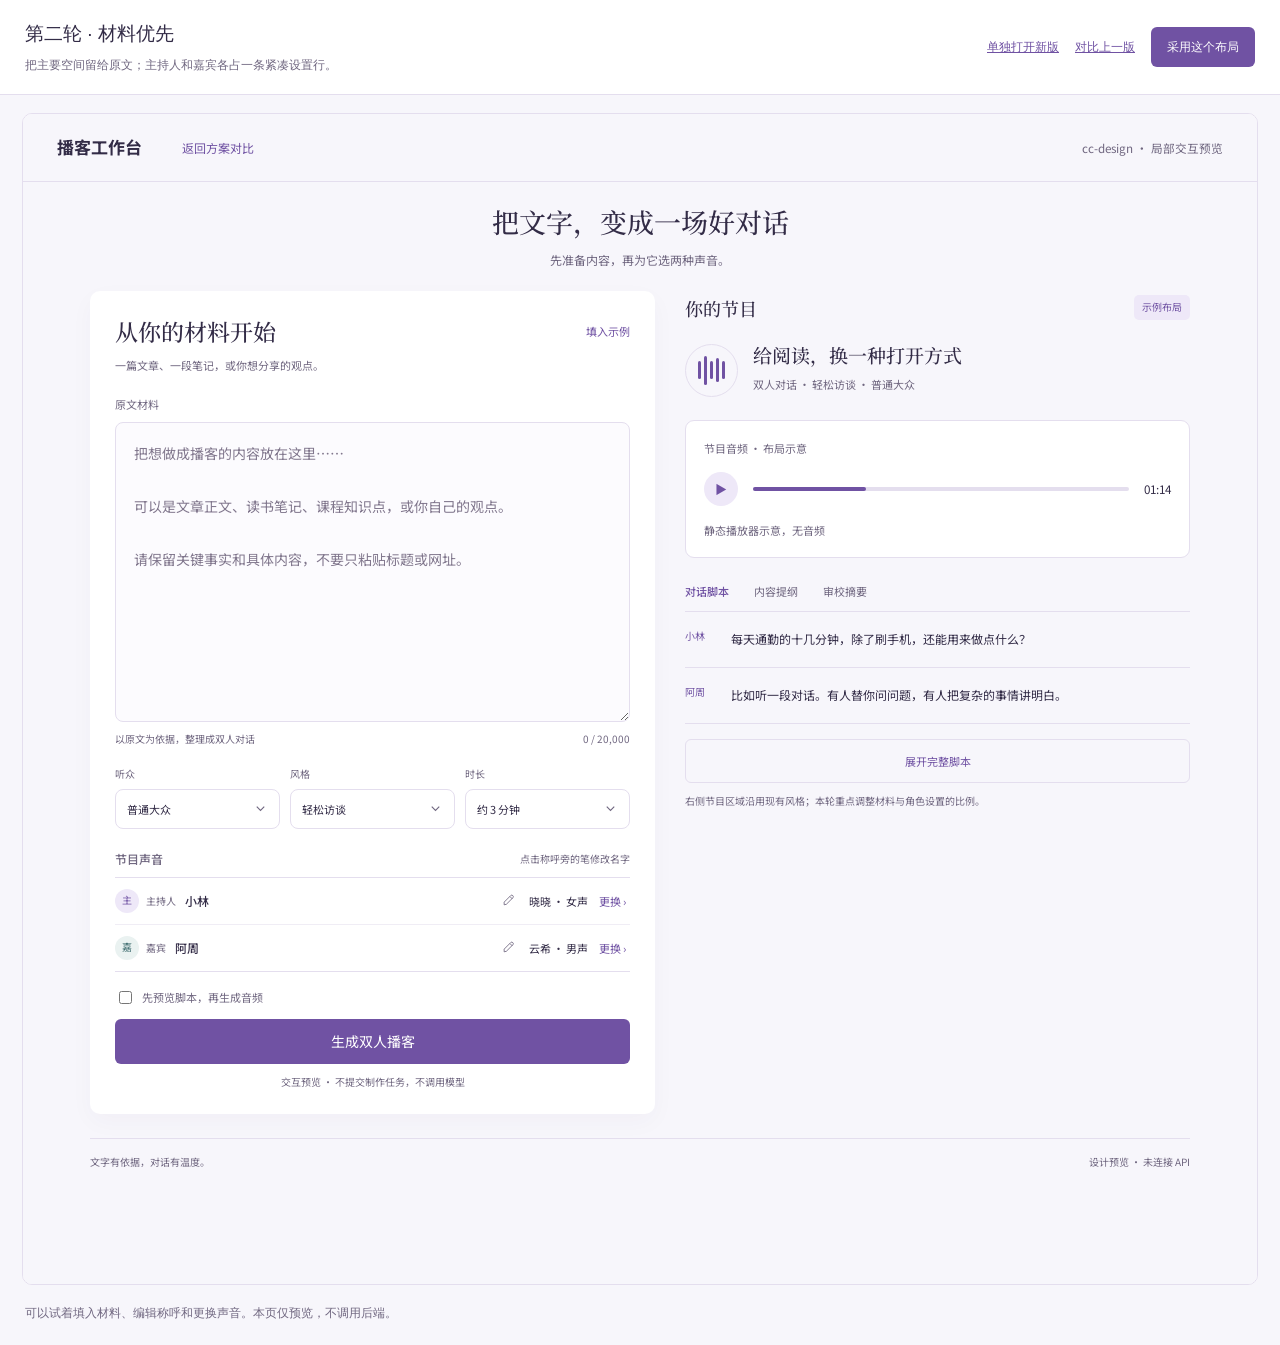
<file: design/speaker-options/index.html>
<!doctype html><html lang="zh-CN"><head><meta charset="utf-8"><meta name="viewport" content="width=device-width,initial-scale=1"><title>材料优先 · 第二轮设计预览</title><style>*{box-sizing:border-box}body{margin:0;background:#f7f6fb;color:#332c47;font:14px/1.7 'Microsoft YaHei',sans-serif}header{padding:18px 25px;background:white;border-bottom:1px solid #e4deee;display:flex;justify-content:space-between;align-items:center;gap:20px}h1{font-size:19px;font-weight:500;margin:0}p{font-size:12px;color:#706780;margin:5px 0 0}.frame{margin:18px 22px;border:1px solid #e4deee;background:white;border-radius:10px;overflow:auto}iframe{display:block;width:100%;min-width:800px;height:1170px;border:0}a{color:#7052a3;font-size:12px}button{background:#7052a3;color:white;border:0;border-radius:6px;font:inherit;font-size:12px;padding:10px 16px;cursor:pointer;white-space:nowrap}.actions{display:flex;align-items:center;gap:16px;flex-wrap:wrap}#choice{margin:12px 25px 22px}button:focus-visible,a:focus-visible{outline:2px solid #7052a3;outline-offset:4px}@media(max-width:700px){header{align-items:flex-start;flex-direction:column}}</style></head><body><header><div><h1>第二轮 · 材料优先</h1><p>把主要空间留给原文；主持人和嘉宾各占一条紧凑设置行。</p></div><div class="actions"><a href="d.html" target="_blank" rel="noopener">单独打开新版</a><a href="a.html" target="_blank" rel="noopener">对比上一版</a><button type="button" id="select">采用这个布局</button></div></header><div class="frame"><iframe src="d.html" title="材料优先交互预览"></iframe></div><p id="choice" role="status">可以试着填入材料、编辑称呼和更换声音。本页仅预览，不调用后端。</p><script>document.querySelector('#select').onclick=()=>{try{localStorage.setItem('speaker-design-selection','d')}catch{}document.querySelector('#choice').textContent='已记录新版布局。请回到聊天里告诉我采用这一版，我再接入正式页面。'};</script></body></html>
</file>
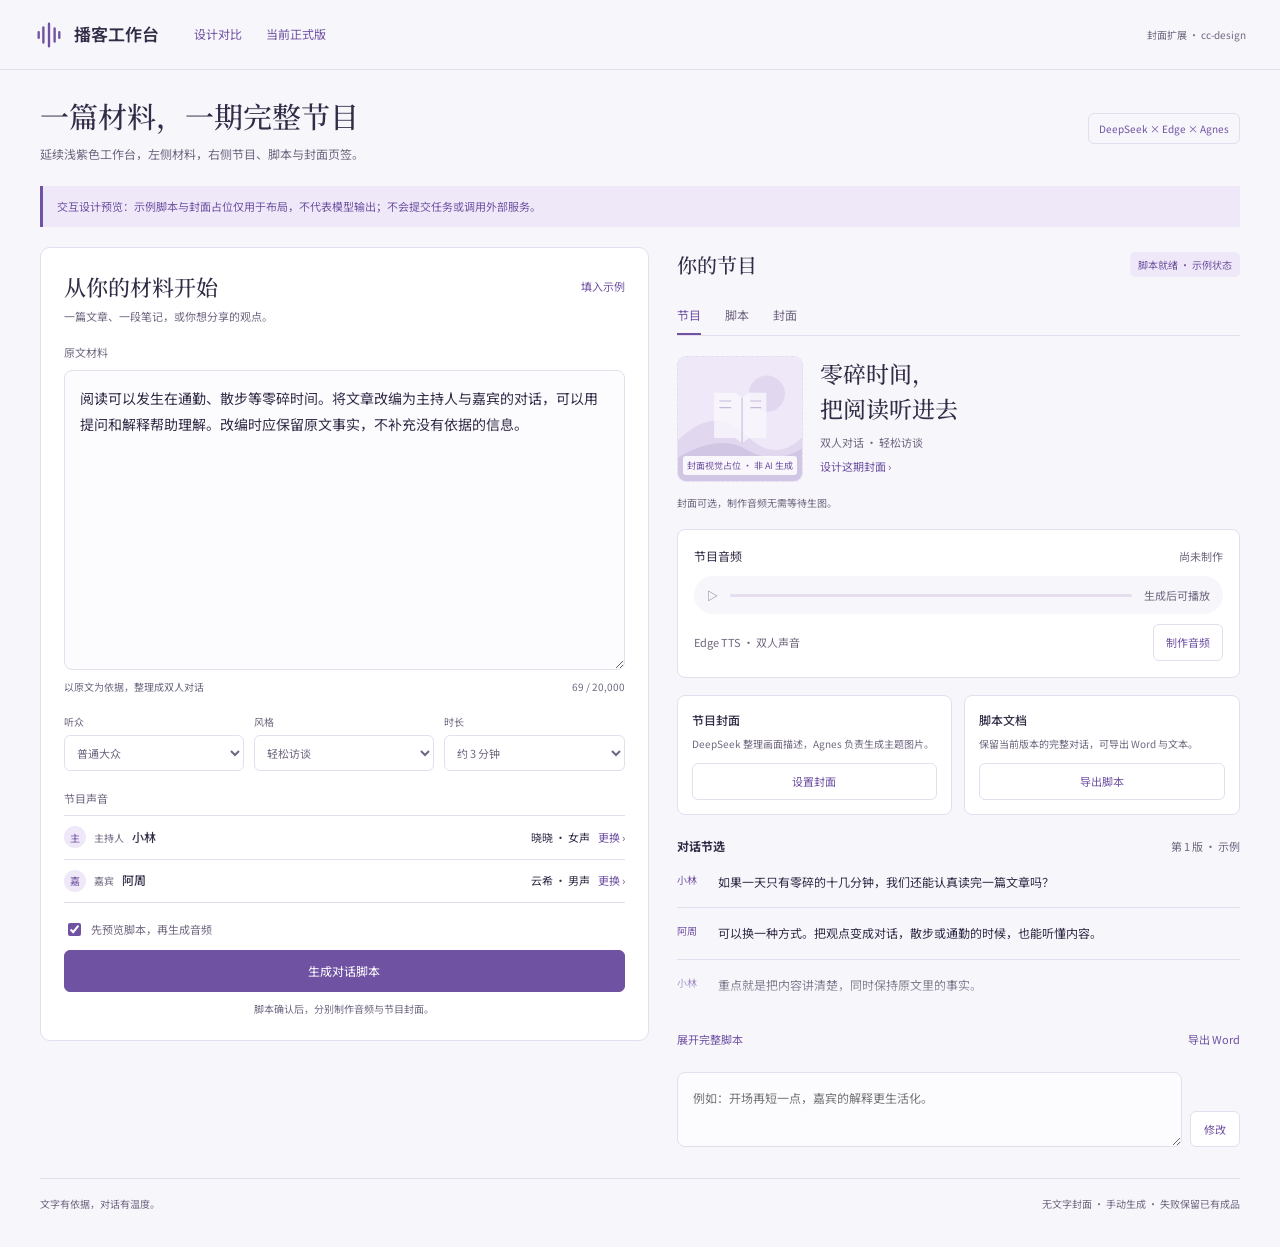
<file: design/cover-redesign/a.html>
<!doctype html><html lang="zh-CN"><head><meta charset="utf-8"><meta name="viewport" content="width=device-width,initial-scale=1"><title>A 同屏制作 · 节目封面扩展预览</title><link href="https://fonts.googleapis.com/css2?family=Noto+Sans+SC:wght@400;500;600&family=Noto+Serif+SC:wght@500;600&display=swap" rel="stylesheet"><style>:root{--p:#7052a3;--bg:#f7f6fb;--tint:#eee8f8;--line:#e4deee;--ink:#332c47;--muted:#706780}
*{box-sizing:border-box}body{min-width:800px;margin:0;background:var(--bg);color:var(--ink);font:14px/1.7 'Noto Sans SC','Microsoft YaHei',sans-serif}button,input,textarea,select{font:inherit;color:inherit}button{cursor:pointer}button:disabled{cursor:not-allowed;opacity:.5}a{color:var(--p);text-decoration:none}button:focus-visible,a:focus-visible,summary:focus-visible,input:focus-visible,textarea:focus-visible{outline:2px solid var(--p);outline-offset:3px}[hidden]{display:none!important}button{transition:background .18s,border-color .18s}.top{display:flex;align-items:center;gap:35px;height:70px;padding:0 34px;border-bottom:1px solid var(--line)}.brand{display:flex;align-items:center;gap:10px;font-size:17px;font-weight:600}.brand svg{width:30px;height:30px;color:var(--p)}.top nav{display:flex;gap:24px;font-size:12px}.top small{margin-left:auto;color:var(--muted);font-size:10px}.shell{max-width:1260px;margin:auto;padding:24px 30px 35px}.hero{display:flex;justify-content:space-between;align-items:center;gap:20px;margin-bottom:22px}.hero h1{font:500 29px/1.5 'Noto Serif SC',SimSun,serif;margin:0}.hero p{font-size:12px;color:var(--muted);margin:6px 0 0}.hero-badge{border:1px solid var(--line);padding:6px 10px;font-size:10px;color:var(--p);border-radius:6px;white-space:nowrap}.workspace{display:grid;grid-template-columns:minmax(0,1.08fr) minmax(0,1fr);gap:28px;align-items:start}.panel{background:white;border:1px solid var(--line);border-radius:10px;padding:23px}.panel h2{font:500 22px/1.45 'Noto Serif SC',SimSun,serif;margin:0}.heading-row{display:flex;align-items:center;justify-content:space-between;gap:15px}.link{padding:5px 0;border:0;background:none;color:var(--p);font-size:11px}.muted{color:var(--muted);font-size:11px}.material-sub{margin:5px 0 17px}.label{font-size:11px;color:var(--muted);display:block;margin-bottom:8px}textarea{display:block;width:100%;resize:vertical;background:#fcfbfe;border:1px solid var(--line);border-radius:8px;padding:14px 15px;line-height:1.9}.source{height:300px;min-height:260px;font-size:14px}.meta{display:flex;justify-content:space-between;gap:15px;font-size:10px;color:var(--muted);margin-top:8px}.settings{display:grid;grid-template-columns:repeat(3,minmax(0,1fr));gap:10px;margin:18px 0}.settings label{font-size:10px;color:var(--muted)}select{display:block;width:100%;border:1px solid var(--line);background:white;border-radius:6px;margin-top:5px;padding:8px;font-size:11px}.speakers{border-top:1px solid var(--line);border-bottom:1px solid var(--line)}.speaker{display:flex;align-items:center;gap:8px;min-height:43px;font-size:11px}.speaker+.speaker{border-top:1px solid var(--line)}.role{background:var(--tint);color:var(--p);width:22px;height:22px;display:grid;place-items:center;border-radius:50%;font-size:10px}.speaker strong{font-size:12px;font-weight:500}.speaker .muted{font-size:10px}.speaker .spacer{flex:1}.primary{background:var(--p);color:white;border:1px solid var(--p);border-radius:6px;padding:10px 14px;font-size:12px}.primary:hover{filter:brightness(.94)}.secondary{border:1px solid var(--line);border-radius:6px;background:white;padding:8px 12px;font-size:11px;color:var(--p)}.secondary:hover{background:var(--tint)}.wide{width:100%}.create{margin-top:17px}.check{display:flex;align-items:center;gap:7px;font-size:11px;color:var(--muted);margin-bottom:11px}.check input{accent-color:var(--p)}.under{font-size:10px;text-align:center;color:var(--muted);margin:8px 0 0}.output{padding:3px 0}.output-title{font:500 20px 'Noto Serif SC',SimSun,serif;margin:0}.status{font-size:10px;color:var(--p);background:var(--tint);border-radius:5px;padding:4px 8px}.tabs{display:flex;border-bottom:1px solid var(--line);gap:24px;margin:18px 0 20px}.tabs button{border:0;border-bottom:2px solid transparent;background:none;padding:8px 0;color:var(--muted);font-size:12px}.tabs button[aria-selected=true]{color:var(--p);border-color:var(--p)}.episode{display:flex;align-items:center;gap:17px}.episode h3{font:500 23px/1.5 'Noto Serif SC',SimSun,serif;margin:0}.episode p{font-size:11px;color:var(--muted);margin:7px 0 0}.cover-art{position:relative;width:126px;aspect-ratio:1;flex:none;border:1px dashed var(--line);border-radius:9px;background:var(--tint);overflow:hidden;display:grid;place-items:center}.cover-art .cover-svg{width:100%;height:100%;display:block;opacity:.7}.cover-art .cover-caption{position:absolute;inset:auto 5px 6px;text-align:center;font-size:9px;color:var(--p);background:#ffffffdb;border-radius:3px;padding:2px}.cover-note{font-size:10px;color:var(--muted);margin:12px 0}.audio-card{background:white;border:1px solid var(--line);border-radius:8px;margin-top:18px;padding:16px}.audio-line{height:38px;background:var(--bg);border-radius:22px;display:flex;align-items:center;gap:12px;padding:0 13px;margin:10px 0;color:var(--muted);font-size:11px}.audio-line i{flex:1;height:3px;background:var(--line);border-radius:4px}.audio-foot{display:flex;align-items:center;justify-content:space-between;gap:12px}.asset-grid{display:grid;grid-template-columns:1fr 1fr;gap:12px;margin:17px 0}.asset{padding:14px;border:1px solid var(--line);border-radius:8px;background:white}.asset h4{font-size:12px;font-weight:500;margin:0}.asset p{font-size:10px;color:var(--muted);line-height:1.8;margin:5px 0 10px}.asset .secondary{width:100%}.turn{padding:14px 0;border-bottom:1px solid var(--line);display:flex;gap:12px;font-size:12px}.turn span{width:29px;flex:none;color:var(--p);font-size:10px}.turn p{margin:0;line-height:1.9}.script-heading{display:flex;align-items:center;justify-content:space-between;gap:12px;margin-top:21px;font-size:12px}.script-preview{max-height:192px;overflow:hidden;mask-image:linear-gradient(#000 70%,transparent)}.script-preview.expanded{max-height:none;mask-image:none}.script-footer{display:flex;justify-content:space-between;gap:10px;margin-top:13px}.revision{display:flex;gap:8px;margin-top:18px;align-items:flex-end}.revision textarea{font-size:12px;min-height:64px}.revision button{height:36px;padding:0 13px}.cover-settings{background:white;border:1px solid var(--line);border-radius:9px;padding:19px}.cover-settings h3{font-size:16px;font-weight:500;margin:0}.cover-settings>p{margin:6px 0 17px}.style-choices{display:flex;gap:7px;margin:8px 0 17px}.style-choices button{flex:1;border:1px solid var(--line);border-radius:6px;background:white;padding:8px 6px;font-size:11px}.style-choices button[aria-pressed=true]{background:var(--tint);color:var(--p);border-color:var(--p)}.cover-prompt{height:138px;min-height:110px;font-size:12px;margin-bottom:9px}.cover-actions{display:flex;justify-content:space-between;align-items:center;gap:10px;margin-top:15px}.cover-settings .large-cover{width:100%;max-width:235px;margin:18px auto 9px}.cover-label{display:flex;align-items:center;justify-content:space-between;gap:10px;margin:16px 0;font-size:11px;color:var(--muted)}.chip{padding:4px 8px;border-radius:5px;background:var(--bg);font-size:10px}.download-row{display:flex;gap:10px;justify-content:center;margin:10px 0}.stale-note{border-left:2px solid var(--p);padding:7px 10px;margin-top:15px;background:var(--tint);font-size:11px}.steps{display:flex;gap:10px;margin-bottom:22px}.steps button{flex:1;text-align:left;background:white;border:1px solid var(--line);border-radius:8px;padding:11px 14px;font-size:12px;color:var(--muted)}.steps button[aria-current=step]{border-color:var(--p);background:var(--tint);color:var(--p)}.steps span{display:inline-grid;place-items:center;width:22px;height:22px;border-radius:50%;border:1px solid currentColor;margin-right:8px;font-size:10px}.step-shell{max-width:1050px;margin:auto}.step-material{max-width:730px;margin:auto}.step-title{margin-bottom:19px;display:flex;align-items:center;justify-content:space-between}.step-title h2{font:500 23px 'Noto Serif SC',SimSun,serif;margin:0}.step-assets{display:grid;grid-template-columns:1fr 1fr;gap:24px}.step-assets .cover-art{width:100%;max-width:220px;margin:0 auto}.step-script{background:white;border:1px solid var(--line);border-radius:10px;padding:25px}.step-nav{display:flex;gap:10px;justify-content:flex-end;margin-top:18px}.finished-hero{background:white;border:1px solid var(--line);border-radius:10px;padding:25px;display:grid;grid-template-columns:190px 1fr;gap:27px;align-items:center;margin-bottom:24px}.finished-hero .cover-art{width:190px}.finished-hero h2{font:500 28px/1.5 'Noto Serif SC',SimSun,serif;margin:0}.finished-hero p{font-size:12px;color:var(--muted);margin:7px 0}.finished-lower{display:grid;grid-template-columns:minmax(0,1.08fr) minmax(0,1fr);gap:26px}.finished-lower .source{height:300px}.finished-lower .panel{padding:22px}.fold summary{cursor:pointer;font-size:12px;color:var(--p);margin:0 0 15px}.page-note{padding:11px 14px;border-left:3px solid var(--p);background:var(--tint);font-size:11px;margin:0 0 20px;color:var(--p)}.toast{margin-top:20px;background:var(--tint);border:1px solid var(--line);border-radius:6px;padding:12px;font-size:12px;color:var(--p)}footer{display:flex;justify-content:space-between;gap:20px;border-top:1px solid var(--line);margin-top:28px;padding-top:16px;font-size:10px;color:var(--muted)}@media(max-width:1000px){.shell{padding-left:23px;padding-right:23px}.workspace,.finished-lower{gap:20px}.panel{padding:20px}.episode h3{font-size:19px}.cover-art{width:100px}.asset-grid{gap:8px}.asset{padding:11px}.speaker{gap:5px}.hero h1{font-size:26px}.hero-badge{display:none}.tabs{gap:19px}}@media(prefers-reduced-motion:reduce){*{transition:none!important}}
.revision button{flex:none;white-space:nowrap}</style></head><body><header class="top"><span class="brand"><svg viewBox="0 0 32 32" aria-hidden="true" fill="none" stroke="currentColor" stroke-width="2.5" stroke-linecap="round"><path d="M5 13v6M10 8v16M16 4v24M22 9v14M27 13v6"/></svg>播客工作台</span><nav><a href="index.html">设计对比</a><a href="http://127.0.0.1:8000/">当前正式版</a></nav><small>封面扩展 · cc-design</small></header><main class="shell"><section class="hero"><div><h1>一篇材料，一期完整节目</h1><p>延续浅紫色工作台，左侧材料，右侧节目、脚本与封面页签。</p></div><span class="hero-badge">DeepSeek × Edge × Agnes</span></section><p class="page-note">交互设计预览：示例脚本与封面占位仅用于布局，不代表模型输出；不会提交任务或调用外部服务。</p><div class="workspace"><section class="panel material"><div class="heading-row"><h2>从你的材料开始</h2><button type="button" class="link" data-example>填入示例</button></div><p class="muted material-sub">一篇文章、一段笔记，或你想分享的观点。</p><label class="label" for="source">原文材料</label><textarea class="source" id="source" placeholder="把文章正文、读书笔记，或自己的观点放在这里……">阅读可以发生在通勤、散步等零碎时间。将文章改编为主持人与嘉宾的对话，可以用提问和解释帮助理解。改编时应保留原文事实，不补充没有依据的信息。</textarea><div class="meta"><span>以原文为依据，整理成双人对话</span><span id="source-count">73 / 20,000</span></div><div class="settings"><label>听众<select><option>普通大众</option><option>初学者</option></select></label><label>风格<select><option>轻松访谈</option><option>知识讲解</option></select></label><label>时长<select><option>约 3 分钟</option><option>约 2 分钟</option><option>约 5 分钟</option></select></label></div><div class="muted" style="margin-bottom:7px">节目声音</div><div class="speakers"><div class="speaker"><span class="role">主</span><span class="muted">主持人</span><strong>小林</strong><span class="spacer"></span><span>晓晓 · 女声</span><button type="button" class="link" data-notice="正式页面保留称呼编辑与声音选择弹窗。">更换 ›</button></div><div class="speaker"><span class="role">嘉</span><span class="muted">嘉宾</span><strong>阿周</strong><span class="spacer"></span><span>云希 · 男声</span><button type="button" class="link" data-notice="正式页面保留称呼编辑与声音选择弹窗。">更换 ›</button></div></div><div class="create"><label class="check"><input type="checkbox" checked>先预览脚本，再生成音频</label><button type="button" class="primary wide" data-notice="正式接入后，材料将依次经过整理、编剧、审校。封面单独生成，不会随此按钮自动调用 Agnes。">生成对话脚本</button><p class="under">脚本确认后，分别制作音频与节目封面。</p></div></section><section class="output"><div class="heading-row"><h2 class="output-title">你的节目</h2><span class="status">脚本就绪 · 示例状态</span></div><div class="tabs" role="tablist" aria-label="节目内容"><button role="tab" type="button" aria-selected="true" data-tab="episode">节目</button><button role="tab" type="button" aria-selected="false" data-tab="script">脚本</button><button role="tab" type="button" aria-selected="false" data-tab="cover">封面</button></div><div data-panel="episode"><div class="episode"><div class="cover-art "><svg class="cover-svg" viewBox="0 0 240 240" aria-hidden="true"><rect width="240" height="240" fill="var(--tint)"/><circle cx="172" cy="71" r="35" fill="var(--p)" opacity=".15"/><path d="M-20 183Q64 82 133 152T268 121V260H-20" fill="var(--p)" opacity=".15"/><path d="M-20 207Q74 143 134 180T265 160V260H-20" fill="var(--p)" opacity=".2"/><path d="M70 69h41l13 10 13-10h34v88h-34l-13 10-13-10H70z" fill="white" opacity=".8"/><path d="M124 79v88M80 85h23M80 98h23M140 85h21M140 98h21" stroke="var(--p)" stroke-width="2" opacity=".5"/></svg><span class="cover-caption">封面视觉占位 · 非 AI 生成</span></div><div><h3>零碎时间，<br>把阅读听进去</h3><p>双人对话 · 轻松访谈</p><button class="link" type="button" data-go-cover>设计这期封面 ›</button></div></div><p class="cover-note">封面可选，制作音频无需等待生图。</p><div class="audio-card"><div class="heading-row"><span style="font-size:12px">节目音频</span><span class="muted">尚未制作</span></div><div class="audio-line"><span>▷</span><i></i><span>生成后可播放</span></div><div class="audio-foot"><span class="muted">Edge TTS · 双人声音</span><button class="secondary" type="button" data-notice="此为交互预览。正式接入后调用现有 Edge 配音流程，与封面任务分开。">制作音频</button></div></div><div class="asset-grid"><div class="asset"><h4>节目封面</h4><p>DeepSeek 整理画面描述，Agnes 负责生成主题图片。</p><button class="secondary" type="button" data-go-cover>设置封面</button></div><div class="asset"><h4>脚本文档</h4><p>保留当前版本的完整对话，可导出 Word 与文本。</p><button class="secondary" type="button" data-notice="正式页面保留已有文档下载功能。">导出脚本</button></div></div><div class="script-heading"><b>对话节选</b><span class="muted">第 1 版 · 示例</span></div><div class="script-preview"><div class="turn"><span>小林</span><p>如果一天只有零碎的十几分钟，我们还能认真读完一篇文章吗？</p></div><div class="turn"><span>阿周</span><p>可以换一种方式。把观点变成对话，散步或通勤的时候，也能听懂内容。</p></div><div class="turn"><span>小林</span><p>重点就是把内容讲清楚，同时保持原文里的事实。</p></div></div><div class="script-footer"><button type="button" class="link" data-expand>展开完整脚本</button><button type="button" class="link" data-notice="正式页面保留完整 Word 与 TXT 导出。">导出 Word</button></div><div class="revision"><textarea rows="2" aria-label="修改节目要求" placeholder="例如：开场再短一点，嘉宾的解释更生活化。"></textarea><button class="secondary" type="button" data-notice="正式页面保留多轮修改；只调整封面时不会重写脚本或重新配音。">修改</button></div></div><div data-panel="script" hidden><div class="heading-row"><span>对话脚本</span><span class="muted">第 1 版 · 示例</span></div><div class="script-preview"><div class="turn"><span>小林</span><p>如果一天只有零碎的十几分钟，我们还能认真读完一篇文章吗？</p></div><div class="turn"><span>阿周</span><p>可以换一种方式。把观点变成对话，散步或通勤的时候，也能听懂内容。</p></div><div class="turn"><span>小林</span><p>重点就是把内容讲清楚，同时保持原文里的事实。</p></div></div><div class="script-footer"><button type="button" class="link" data-expand>展开完整脚本</button><button type="button" class="link" data-notice="正式页面保留完整 Word 与 TXT 导出。">导出 Word</button></div><p class="muted">内容提纲与审校摘要仍保留，封面策划不改变最终脚本。</p><div class="revision"><textarea rows="2" aria-label="修改节目要求" placeholder="例如：开场再短一点，嘉宾的解释更生活化。"></textarea><button class="secondary" type="button" data-notice="正式页面保留多轮修改；只调整封面时不会重写脚本或重新配音。">修改</button></div></div><div data-panel="cover" hidden><section class="cover-settings"><h3>为这期节目，添一张封面</h3><p class="muted">先整理画面描述，再交给 Agnes 生图；标题在页面单独展示。</p><div class="cover-label"><span>封面画风</span><span class="chip">正方形 · 1024 × 1024</span></div><div class="style-choices" aria-label="选择封面画风"><button type="button" aria-pressed="true">插画</button><button type="button" aria-pressed="false">摄影感</button><button type="button" aria-pressed="false">极简抽象</button></div><div class="heading-row"><label class="label" for="cover-prompt">画面描述</label><button class="link" type="button" data-notice="正式接入后由新增的 DeepSeek 封面策划节点整理描述；你确认后才提交 Agnes。">根据脚本整理</button></div><textarea id="cover-prompt" class="cover-prompt">一幅以零碎时间阅读为主题的播客封面。用一本打开的书、柔和的声音波纹与通勤场景的抽象轮廓表达“把阅读听进去”。留白充足，构图清晰，使用浅紫与暖白色，不包含文字、商标或水印。</textarea><p class="muted">示例画面描述，可编辑；未调用 DeepSeek 或 Agnes。</p><div class="cover-actions"><span class="muted">无文字封面 · 每次一张</span><button class="primary" type="button" data-notice="封面方案尚未接入 API，本次不会生成图片或消耗额度。">生成节目封面</button></div><div class="download-row"><button type="button" class="secondary" disabled>下载封面（生成后可用）</button></div><div class="stale-note">脚本更新后会提示是否重做封面；旧音频和旧封面继续保留。</div></section></div></section></div><div class="toast" id="notice" role="status" hidden></div><footer><span>文字有依据，对话有温度。</span><span>无文字封面 · 手动生成 · 失败保留已有成品</span></footer></main><script>
function notice(text){const box=document.querySelector('#notice');box.textContent=text;box.hidden=false;box.scrollIntoView({block:'nearest'})}
document.querySelectorAll('[data-notice]').forEach(button=>button.addEventListener('click',()=>notice(button.dataset.notice)));
document.querySelectorAll('.style-choices').forEach(group=>group.querySelectorAll('button').forEach(button=>button.addEventListener('click',()=>group.querySelectorAll('button').forEach(item=>item.setAttribute('aria-pressed',String(item===button))))));
document.querySelectorAll('[data-expand]').forEach(button=>button.addEventListener('click',()=>{const section=button.parentElement.previousElementSibling;section.classList.toggle('expanded');button.textContent=section.classList.contains('expanded')?'收起脚本':'展开完整脚本'}));
const tabs=[...document.querySelectorAll('[data-tab]')];function showTab(name){tabs.forEach(tab=>{const active=tab.dataset.tab===name;tab.setAttribute('aria-selected',String(active));tab.tabIndex=active?0:-1});document.querySelectorAll('[data-panel]').forEach(panel=>panel.hidden=panel.dataset.panel!==name)}tabs.forEach((tab,index)=>{tab.tabIndex=index===0?0:-1;tab.onclick=()=>showTab(tab.dataset.tab);tab.onkeydown=event=>{const next=event.key==='ArrowRight'?(index+1)%tabs.length:event.key==='ArrowLeft'?(index+tabs.length-1)%tabs.length:null;if(next!==null){event.preventDefault();showTab(tabs[next].dataset.tab);tabs[next].focus()}}});document.querySelectorAll('[data-go-cover]').forEach(button=>button.onclick=()=>{if(tabs.length)showTab('cover');else document.querySelector('#cover-area').scrollIntoView({block:'start'})});
document.querySelectorAll('[data-step]').forEach(button=>button.onclick=()=>{document.querySelectorAll('[data-step]').forEach(item=>item.setAttribute('aria-current',item===button?'step':'false'));document.querySelectorAll('[data-stage]').forEach(panel=>panel.hidden=panel.dataset.stage!==button.dataset.step)});
const source=document.querySelector('#source');if(source){function count(){document.querySelector('#source-count').textContent=[...source.value].length+' / 20,000'}source.oninput=count;count();document.querySelectorAll('[data-example]').forEach(button=>button.onclick=()=>{source.value='阅读可以发生在通勤、散步等零碎时间。将文章改编为双人对话，有助于通过提问与解释理解内容。改编时应保留原文事实，不补充没有依据的信息。';count();source.focus()})}
</script></body></html>
</file>
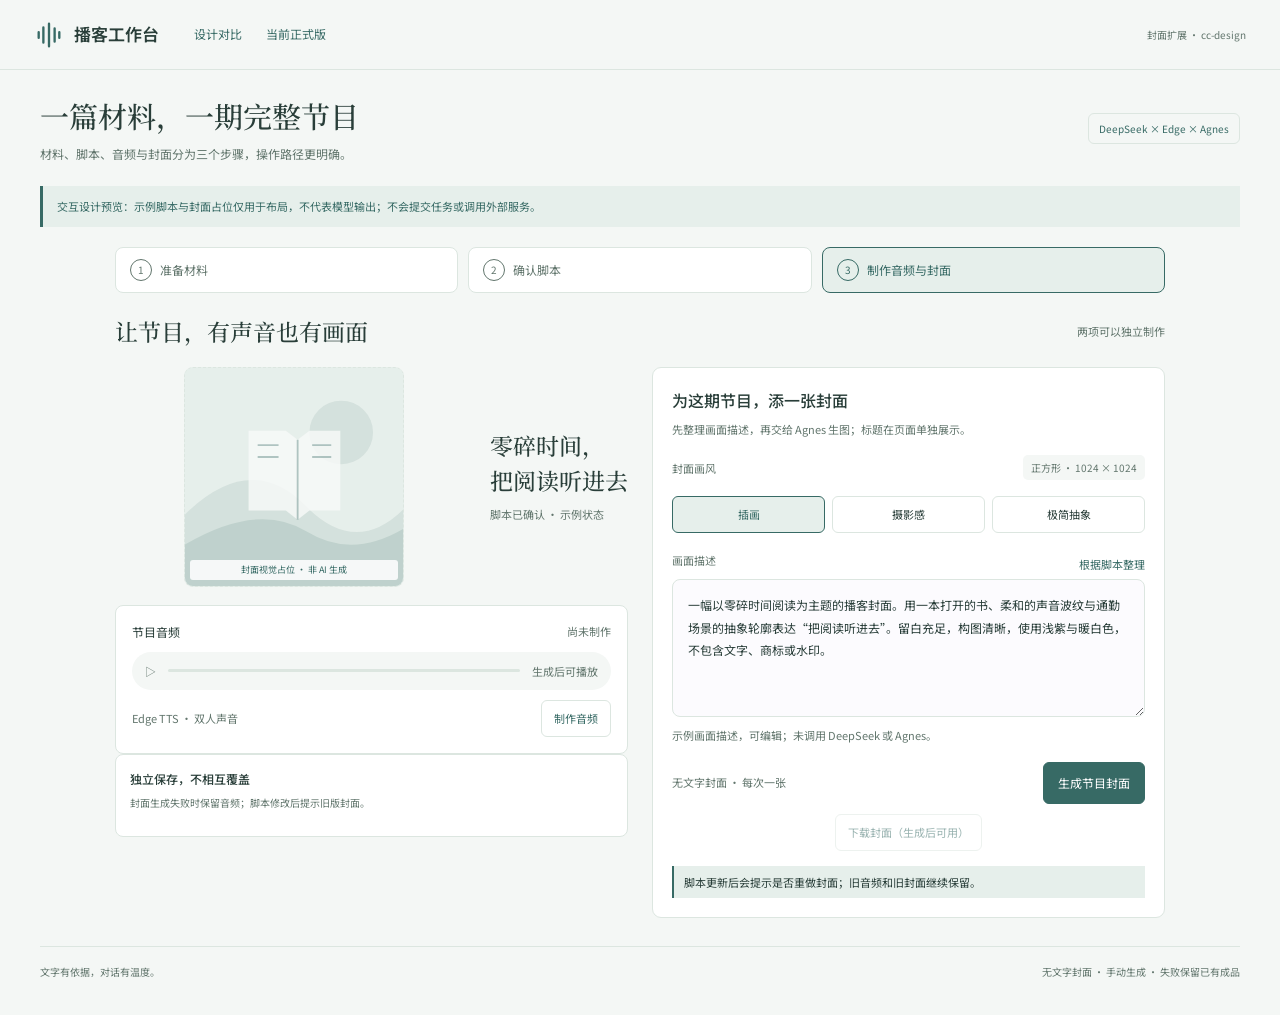
<file: design/cover-redesign/b.html>
<!doctype html><html lang="zh-CN"><head><meta charset="utf-8"><meta name="viewport" content="width=device-width,initial-scale=1"><title>B 分步制作 · 节目封面扩展预览</title><link href="https://fonts.googleapis.com/css2?family=Noto+Sans+SC:wght@400;500;600&family=Noto+Serif+SC:wght@500;600&display=swap" rel="stylesheet"><style>:root{--p:#376a65;--bg:#f4f7f5;--tint:#e6efeb;--line:#dce6e0;--ink:#293e39;--muted:#62766d}
*{box-sizing:border-box}body{min-width:800px;margin:0;background:var(--bg);color:var(--ink);font:14px/1.7 'Noto Sans SC','Microsoft YaHei',sans-serif}button,input,textarea,select{font:inherit;color:inherit}button{cursor:pointer}button:disabled{cursor:not-allowed;opacity:.5}a{color:var(--p);text-decoration:none}button:focus-visible,a:focus-visible,summary:focus-visible,input:focus-visible,textarea:focus-visible{outline:2px solid var(--p);outline-offset:3px}[hidden]{display:none!important}button{transition:background .18s,border-color .18s}.top{display:flex;align-items:center;gap:35px;height:70px;padding:0 34px;border-bottom:1px solid var(--line)}.brand{display:flex;align-items:center;gap:10px;font-size:17px;font-weight:600}.brand svg{width:30px;height:30px;color:var(--p)}.top nav{display:flex;gap:24px;font-size:12px}.top small{margin-left:auto;color:var(--muted);font-size:10px}.shell{max-width:1260px;margin:auto;padding:24px 30px 35px}.hero{display:flex;justify-content:space-between;align-items:center;gap:20px;margin-bottom:22px}.hero h1{font:500 29px/1.5 'Noto Serif SC',SimSun,serif;margin:0}.hero p{font-size:12px;color:var(--muted);margin:6px 0 0}.hero-badge{border:1px solid var(--line);padding:6px 10px;font-size:10px;color:var(--p);border-radius:6px;white-space:nowrap}.workspace{display:grid;grid-template-columns:minmax(0,1.08fr) minmax(0,1fr);gap:28px;align-items:start}.panel{background:white;border:1px solid var(--line);border-radius:10px;padding:23px}.panel h2{font:500 22px/1.45 'Noto Serif SC',SimSun,serif;margin:0}.heading-row{display:flex;align-items:center;justify-content:space-between;gap:15px}.link{padding:5px 0;border:0;background:none;color:var(--p);font-size:11px}.muted{color:var(--muted);font-size:11px}.material-sub{margin:5px 0 17px}.label{font-size:11px;color:var(--muted);display:block;margin-bottom:8px}textarea{display:block;width:100%;resize:vertical;background:#fcfbfe;border:1px solid var(--line);border-radius:8px;padding:14px 15px;line-height:1.9}.source{height:300px;min-height:260px;font-size:14px}.meta{display:flex;justify-content:space-between;gap:15px;font-size:10px;color:var(--muted);margin-top:8px}.settings{display:grid;grid-template-columns:repeat(3,minmax(0,1fr));gap:10px;margin:18px 0}.settings label{font-size:10px;color:var(--muted)}select{display:block;width:100%;border:1px solid var(--line);background:white;border-radius:6px;margin-top:5px;padding:8px;font-size:11px}.speakers{border-top:1px solid var(--line);border-bottom:1px solid var(--line)}.speaker{display:flex;align-items:center;gap:8px;min-height:43px;font-size:11px}.speaker+.speaker{border-top:1px solid var(--line)}.role{background:var(--tint);color:var(--p);width:22px;height:22px;display:grid;place-items:center;border-radius:50%;font-size:10px}.speaker strong{font-size:12px;font-weight:500}.speaker .muted{font-size:10px}.speaker .spacer{flex:1}.primary{background:var(--p);color:white;border:1px solid var(--p);border-radius:6px;padding:10px 14px;font-size:12px}.primary:hover{filter:brightness(.94)}.secondary{border:1px solid var(--line);border-radius:6px;background:white;padding:8px 12px;font-size:11px;color:var(--p)}.secondary:hover{background:var(--tint)}.wide{width:100%}.create{margin-top:17px}.check{display:flex;align-items:center;gap:7px;font-size:11px;color:var(--muted);margin-bottom:11px}.check input{accent-color:var(--p)}.under{font-size:10px;text-align:center;color:var(--muted);margin:8px 0 0}.output{padding:3px 0}.output-title{font:500 20px 'Noto Serif SC',SimSun,serif;margin:0}.status{font-size:10px;color:var(--p);background:var(--tint);border-radius:5px;padding:4px 8px}.tabs{display:flex;border-bottom:1px solid var(--line);gap:24px;margin:18px 0 20px}.tabs button{border:0;border-bottom:2px solid transparent;background:none;padding:8px 0;color:var(--muted);font-size:12px}.tabs button[aria-selected=true]{color:var(--p);border-color:var(--p)}.episode{display:flex;align-items:center;gap:17px}.episode h3{font:500 23px/1.5 'Noto Serif SC',SimSun,serif;margin:0}.episode p{font-size:11px;color:var(--muted);margin:7px 0 0}.cover-art{position:relative;width:126px;aspect-ratio:1;flex:none;border:1px dashed var(--line);border-radius:9px;background:var(--tint);overflow:hidden;display:grid;place-items:center}.cover-art .cover-svg{width:100%;height:100%;display:block;opacity:.7}.cover-art .cover-caption{position:absolute;inset:auto 5px 6px;text-align:center;font-size:9px;color:var(--p);background:#ffffffdb;border-radius:3px;padding:2px}.cover-note{font-size:10px;color:var(--muted);margin:12px 0}.audio-card{background:white;border:1px solid var(--line);border-radius:8px;margin-top:18px;padding:16px}.audio-line{height:38px;background:var(--bg);border-radius:22px;display:flex;align-items:center;gap:12px;padding:0 13px;margin:10px 0;color:var(--muted);font-size:11px}.audio-line i{flex:1;height:3px;background:var(--line);border-radius:4px}.audio-foot{display:flex;align-items:center;justify-content:space-between;gap:12px}.asset-grid{display:grid;grid-template-columns:1fr 1fr;gap:12px;margin:17px 0}.asset{padding:14px;border:1px solid var(--line);border-radius:8px;background:white}.asset h4{font-size:12px;font-weight:500;margin:0}.asset p{font-size:10px;color:var(--muted);line-height:1.8;margin:5px 0 10px}.asset .secondary{width:100%}.turn{padding:14px 0;border-bottom:1px solid var(--line);display:flex;gap:12px;font-size:12px}.turn span{width:29px;flex:none;color:var(--p);font-size:10px}.turn p{margin:0;line-height:1.9}.script-heading{display:flex;align-items:center;justify-content:space-between;gap:12px;margin-top:21px;font-size:12px}.script-preview{max-height:192px;overflow:hidden;mask-image:linear-gradient(#000 70%,transparent)}.script-preview.expanded{max-height:none;mask-image:none}.script-footer{display:flex;justify-content:space-between;gap:10px;margin-top:13px}.revision{display:flex;gap:8px;margin-top:18px;align-items:flex-end}.revision textarea{font-size:12px;min-height:64px}.revision button{height:36px;padding:0 13px}.cover-settings{background:white;border:1px solid var(--line);border-radius:9px;padding:19px}.cover-settings h3{font-size:16px;font-weight:500;margin:0}.cover-settings>p{margin:6px 0 17px}.style-choices{display:flex;gap:7px;margin:8px 0 17px}.style-choices button{flex:1;border:1px solid var(--line);border-radius:6px;background:white;padding:8px 6px;font-size:11px}.style-choices button[aria-pressed=true]{background:var(--tint);color:var(--p);border-color:var(--p)}.cover-prompt{height:138px;min-height:110px;font-size:12px;margin-bottom:9px}.cover-actions{display:flex;justify-content:space-between;align-items:center;gap:10px;margin-top:15px}.cover-settings .large-cover{width:100%;max-width:235px;margin:18px auto 9px}.cover-label{display:flex;align-items:center;justify-content:space-between;gap:10px;margin:16px 0;font-size:11px;color:var(--muted)}.chip{padding:4px 8px;border-radius:5px;background:var(--bg);font-size:10px}.download-row{display:flex;gap:10px;justify-content:center;margin:10px 0}.stale-note{border-left:2px solid var(--p);padding:7px 10px;margin-top:15px;background:var(--tint);font-size:11px}.steps{display:flex;gap:10px;margin-bottom:22px}.steps button{flex:1;text-align:left;background:white;border:1px solid var(--line);border-radius:8px;padding:11px 14px;font-size:12px;color:var(--muted)}.steps button[aria-current=step]{border-color:var(--p);background:var(--tint);color:var(--p)}.steps span{display:inline-grid;place-items:center;width:22px;height:22px;border-radius:50%;border:1px solid currentColor;margin-right:8px;font-size:10px}.step-shell{max-width:1050px;margin:auto}.step-material{max-width:730px;margin:auto}.step-title{margin-bottom:19px;display:flex;align-items:center;justify-content:space-between}.step-title h2{font:500 23px 'Noto Serif SC',SimSun,serif;margin:0}.step-assets{display:grid;grid-template-columns:1fr 1fr;gap:24px}.step-assets .cover-art{width:100%;max-width:220px;margin:0 auto}.step-script{background:white;border:1px solid var(--line);border-radius:10px;padding:25px}.step-nav{display:flex;gap:10px;justify-content:flex-end;margin-top:18px}.finished-hero{background:white;border:1px solid var(--line);border-radius:10px;padding:25px;display:grid;grid-template-columns:190px 1fr;gap:27px;align-items:center;margin-bottom:24px}.finished-hero .cover-art{width:190px}.finished-hero h2{font:500 28px/1.5 'Noto Serif SC',SimSun,serif;margin:0}.finished-hero p{font-size:12px;color:var(--muted);margin:7px 0}.finished-lower{display:grid;grid-template-columns:minmax(0,1.08fr) minmax(0,1fr);gap:26px}.finished-lower .source{height:300px}.finished-lower .panel{padding:22px}.fold summary{cursor:pointer;font-size:12px;color:var(--p);margin:0 0 15px}.page-note{padding:11px 14px;border-left:3px solid var(--p);background:var(--tint);font-size:11px;margin:0 0 20px;color:var(--p)}.toast{margin-top:20px;background:var(--tint);border:1px solid var(--line);border-radius:6px;padding:12px;font-size:12px;color:var(--p)}footer{display:flex;justify-content:space-between;gap:20px;border-top:1px solid var(--line);margin-top:28px;padding-top:16px;font-size:10px;color:var(--muted)}@media(max-width:1000px){.shell{padding-left:23px;padding-right:23px}.workspace,.finished-lower{gap:20px}.panel{padding:20px}.episode h3{font-size:19px}.cover-art{width:100px}.asset-grid{gap:8px}.asset{padding:11px}.speaker{gap:5px}.hero h1{font-size:26px}.hero-badge{display:none}.tabs{gap:19px}}@media(prefers-reduced-motion:reduce){*{transition:none!important}}
.revision button{flex:none;white-space:nowrap}</style></head><body><header class="top"><span class="brand"><svg viewBox="0 0 32 32" aria-hidden="true" fill="none" stroke="currentColor" stroke-width="2.5" stroke-linecap="round"><path d="M5 13v6M10 8v16M16 4v24M22 9v14M27 13v6"/></svg>播客工作台</span><nav><a href="index.html">设计对比</a><a href="http://127.0.0.1:8000/">当前正式版</a></nav><small>封面扩展 · cc-design</small></header><main class="shell"><section class="hero"><div><h1>一篇材料，一期完整节目</h1><p>材料、脚本、音频与封面分为三个步骤，操作路径更明确。</p></div><span class="hero-badge">DeepSeek × Edge × Agnes</span></section><p class="page-note">交互设计预览：示例脚本与封面占位仅用于布局，不代表模型输出；不会提交任务或调用外部服务。</p><div class="step-shell"><nav class="steps" aria-label="制作步骤"><button type="button" data-step="material" aria-current="false"><span>1</span>准备材料</button><button type="button" data-step="script" aria-current="false"><span>2</span>确认脚本</button><button type="button" data-step="assets" aria-current="step"><span>3</span>制作音频与封面</button></nav><div data-stage="material" class="step-material" hidden><section class="panel material"><div class="heading-row"><h2>从你的材料开始</h2><button type="button" class="link" data-example>填入示例</button></div><p class="muted material-sub">一篇文章、一段笔记，或你想分享的观点。</p><label class="label" for="source">原文材料</label><textarea class="source" id="source" placeholder="把文章正文、读书笔记，或自己的观点放在这里……">阅读可以发生在通勤、散步等零碎时间。将文章改编为主持人与嘉宾的对话，可以用提问和解释帮助理解。改编时应保留原文事实，不补充没有依据的信息。</textarea><div class="meta"><span>以原文为依据，整理成双人对话</span><span id="source-count">73 / 20,000</span></div><div class="settings"><label>听众<select><option>普通大众</option><option>初学者</option></select></label><label>风格<select><option>轻松访谈</option><option>知识讲解</option></select></label><label>时长<select><option>约 3 分钟</option><option>约 2 分钟</option><option>约 5 分钟</option></select></label></div><div class="muted" style="margin-bottom:7px">节目声音</div><div class="speakers"><div class="speaker"><span class="role">主</span><span class="muted">主持人</span><strong>小林</strong><span class="spacer"></span><span>晓晓 · 女声</span><button type="button" class="link" data-notice="正式页面保留称呼编辑与声音选择弹窗。">更换 ›</button></div><div class="speaker"><span class="role">嘉</span><span class="muted">嘉宾</span><strong>阿周</strong><span class="spacer"></span><span>云希 · 男声</span><button type="button" class="link" data-notice="正式页面保留称呼编辑与声音选择弹窗。">更换 ›</button></div></div><div class="create"><label class="check"><input type="checkbox" checked>先预览脚本，再生成音频</label><button type="button" class="primary wide" data-notice="正式接入后，材料将依次经过整理、编剧、审校。封面单独生成，不会随此按钮自动调用 Agnes。">生成对话脚本</button><p class="under">脚本确认后，分别制作音频与节目封面。</p></div></section></div><div data-stage="script" class="step-script" hidden><div class="step-title"><h2>先把这场对话，讲清楚</h2><span class="status">第 1 版 · 示例</span></div><div class="script-preview"><div class="turn"><span>小林</span><p>如果一天只有零碎的十几分钟，我们还能认真读完一篇文章吗？</p></div><div class="turn"><span>阿周</span><p>可以换一种方式。把观点变成对话，散步或通勤的时候，也能听懂内容。</p></div><div class="turn"><span>小林</span><p>重点就是把内容讲清楚，同时保持原文里的事实。</p></div></div><div class="script-footer"><button type="button" class="link" data-expand>展开完整脚本</button><button type="button" class="link" data-notice="正式页面保留完整 Word 与 TXT 导出。">导出 Word</button></div><div class="revision"><textarea rows="2" aria-label="修改节目要求" placeholder="例如：开场再短一点，嘉宾的解释更生活化。"></textarea><button class="secondary" type="button" data-notice="正式页面保留多轮修改；只调整封面时不会重写脚本或重新配音。">修改</button></div><div class="step-nav"><button class="primary" type="button" data-notice="正式接入后确认脚本，再进入音频与封面的独立制作。">确认这一版脚本</button></div></div><div data-stage="assets"><div class="step-title"><h2>让节目，有声音也有画面</h2><span class="muted">两项可以独立制作</span></div><div class="step-assets"><section><div class="episode"><div class="cover-art "><svg class="cover-svg" viewBox="0 0 240 240" aria-hidden="true"><rect width="240" height="240" fill="var(--tint)"/><circle cx="172" cy="71" r="35" fill="var(--p)" opacity=".15"/><path d="M-20 183Q64 82 133 152T268 121V260H-20" fill="var(--p)" opacity=".15"/><path d="M-20 207Q74 143 134 180T265 160V260H-20" fill="var(--p)" opacity=".2"/><path d="M70 69h41l13 10 13-10h34v88h-34l-13 10-13-10H70z" fill="white" opacity=".8"/><path d="M124 79v88M80 85h23M80 98h23M140 85h21M140 98h21" stroke="var(--p)" stroke-width="2" opacity=".5"/></svg><span class="cover-caption">封面视觉占位 · 非 AI 生成</span></div><div><h3>零碎时间，<br>把阅读听进去</h3><p>脚本已确认 · 示例状态</p></div></div><div class="audio-card"><div class="heading-row"><span style="font-size:12px">节目音频</span><span class="muted">尚未制作</span></div><div class="audio-line"><span>▷</span><i></i><span>生成后可播放</span></div><div class="audio-foot"><span class="muted">Edge TTS · 双人声音</span><button class="secondary" type="button" data-notice="此为交互预览。正式接入后调用现有 Edge 配音流程，与封面任务分开。">制作音频</button></div></div><div class="asset"><h4>独立保存，不相互覆盖</h4><p>封面生成失败时保留音频；脚本修改后提示旧版封面。</p></div></section><section class="cover-settings"><h3>为这期节目，添一张封面</h3><p class="muted">先整理画面描述，再交给 Agnes 生图；标题在页面单独展示。</p><div class="cover-label"><span>封面画风</span><span class="chip">正方形 · 1024 × 1024</span></div><div class="style-choices" aria-label="选择封面画风"><button type="button" aria-pressed="true">插画</button><button type="button" aria-pressed="false">摄影感</button><button type="button" aria-pressed="false">极简抽象</button></div><div class="heading-row"><label class="label" for="cover-prompt">画面描述</label><button class="link" type="button" data-notice="正式接入后由新增的 DeepSeek 封面策划节点整理描述；你确认后才提交 Agnes。">根据脚本整理</button></div><textarea id="cover-prompt" class="cover-prompt">一幅以零碎时间阅读为主题的播客封面。用一本打开的书、柔和的声音波纹与通勤场景的抽象轮廓表达“把阅读听进去”。留白充足，构图清晰，使用浅紫与暖白色，不包含文字、商标或水印。</textarea><p class="muted">示例画面描述，可编辑；未调用 DeepSeek 或 Agnes。</p><div class="cover-actions"><span class="muted">无文字封面 · 每次一张</span><button class="primary" type="button" data-notice="封面方案尚未接入 API，本次不会生成图片或消耗额度。">生成节目封面</button></div><div class="download-row"><button type="button" class="secondary" disabled>下载封面（生成后可用）</button></div><div class="stale-note">脚本更新后会提示是否重做封面；旧音频和旧封面继续保留。</div></section></div></div></div><div class="toast" id="notice" role="status" hidden></div><footer><span>文字有依据，对话有温度。</span><span>无文字封面 · 手动生成 · 失败保留已有成品</span></footer></main><script>
function notice(text){const box=document.querySelector('#notice');box.textContent=text;box.hidden=false;box.scrollIntoView({block:'nearest'})}
document.querySelectorAll('[data-notice]').forEach(button=>button.addEventListener('click',()=>notice(button.dataset.notice)));
document.querySelectorAll('.style-choices').forEach(group=>group.querySelectorAll('button').forEach(button=>button.addEventListener('click',()=>group.querySelectorAll('button').forEach(item=>item.setAttribute('aria-pressed',String(item===button))))));
document.querySelectorAll('[data-expand]').forEach(button=>button.addEventListener('click',()=>{const section=button.parentElement.previousElementSibling;section.classList.toggle('expanded');button.textContent=section.classList.contains('expanded')?'收起脚本':'展开完整脚本'}));
const tabs=[...document.querySelectorAll('[data-tab]')];function showTab(name){tabs.forEach(tab=>{const active=tab.dataset.tab===name;tab.setAttribute('aria-selected',String(active));tab.tabIndex=active?0:-1});document.querySelectorAll('[data-panel]').forEach(panel=>panel.hidden=panel.dataset.panel!==name)}tabs.forEach((tab,index)=>{tab.tabIndex=index===0?0:-1;tab.onclick=()=>showTab(tab.dataset.tab);tab.onkeydown=event=>{const next=event.key==='ArrowRight'?(index+1)%tabs.length:event.key==='ArrowLeft'?(index+tabs.length-1)%tabs.length:null;if(next!==null){event.preventDefault();showTab(tabs[next].dataset.tab);tabs[next].focus()}}});document.querySelectorAll('[data-go-cover]').forEach(button=>button.onclick=()=>{if(tabs.length)showTab('cover');else document.querySelector('#cover-area').scrollIntoView({block:'start'})});
document.querySelectorAll('[data-step]').forEach(button=>button.onclick=()=>{document.querySelectorAll('[data-step]').forEach(item=>item.setAttribute('aria-current',item===button?'step':'false'));document.querySelectorAll('[data-stage]').forEach(panel=>panel.hidden=panel.dataset.stage!==button.dataset.step)});
const source=document.querySelector('#source');if(source){function count(){document.querySelector('#source-count').textContent=[...source.value].length+' / 20,000'}source.oninput=count;count();document.querySelectorAll('[data-example]').forEach(button=>button.onclick=()=>{source.value='阅读可以发生在通勤、散步等零碎时间。将文章改编为双人对话，有助于通过提问与解释理解内容。改编时应保留原文事实，不补充没有依据的信息。';count();source.focus()})}
</script></body></html>
</file>
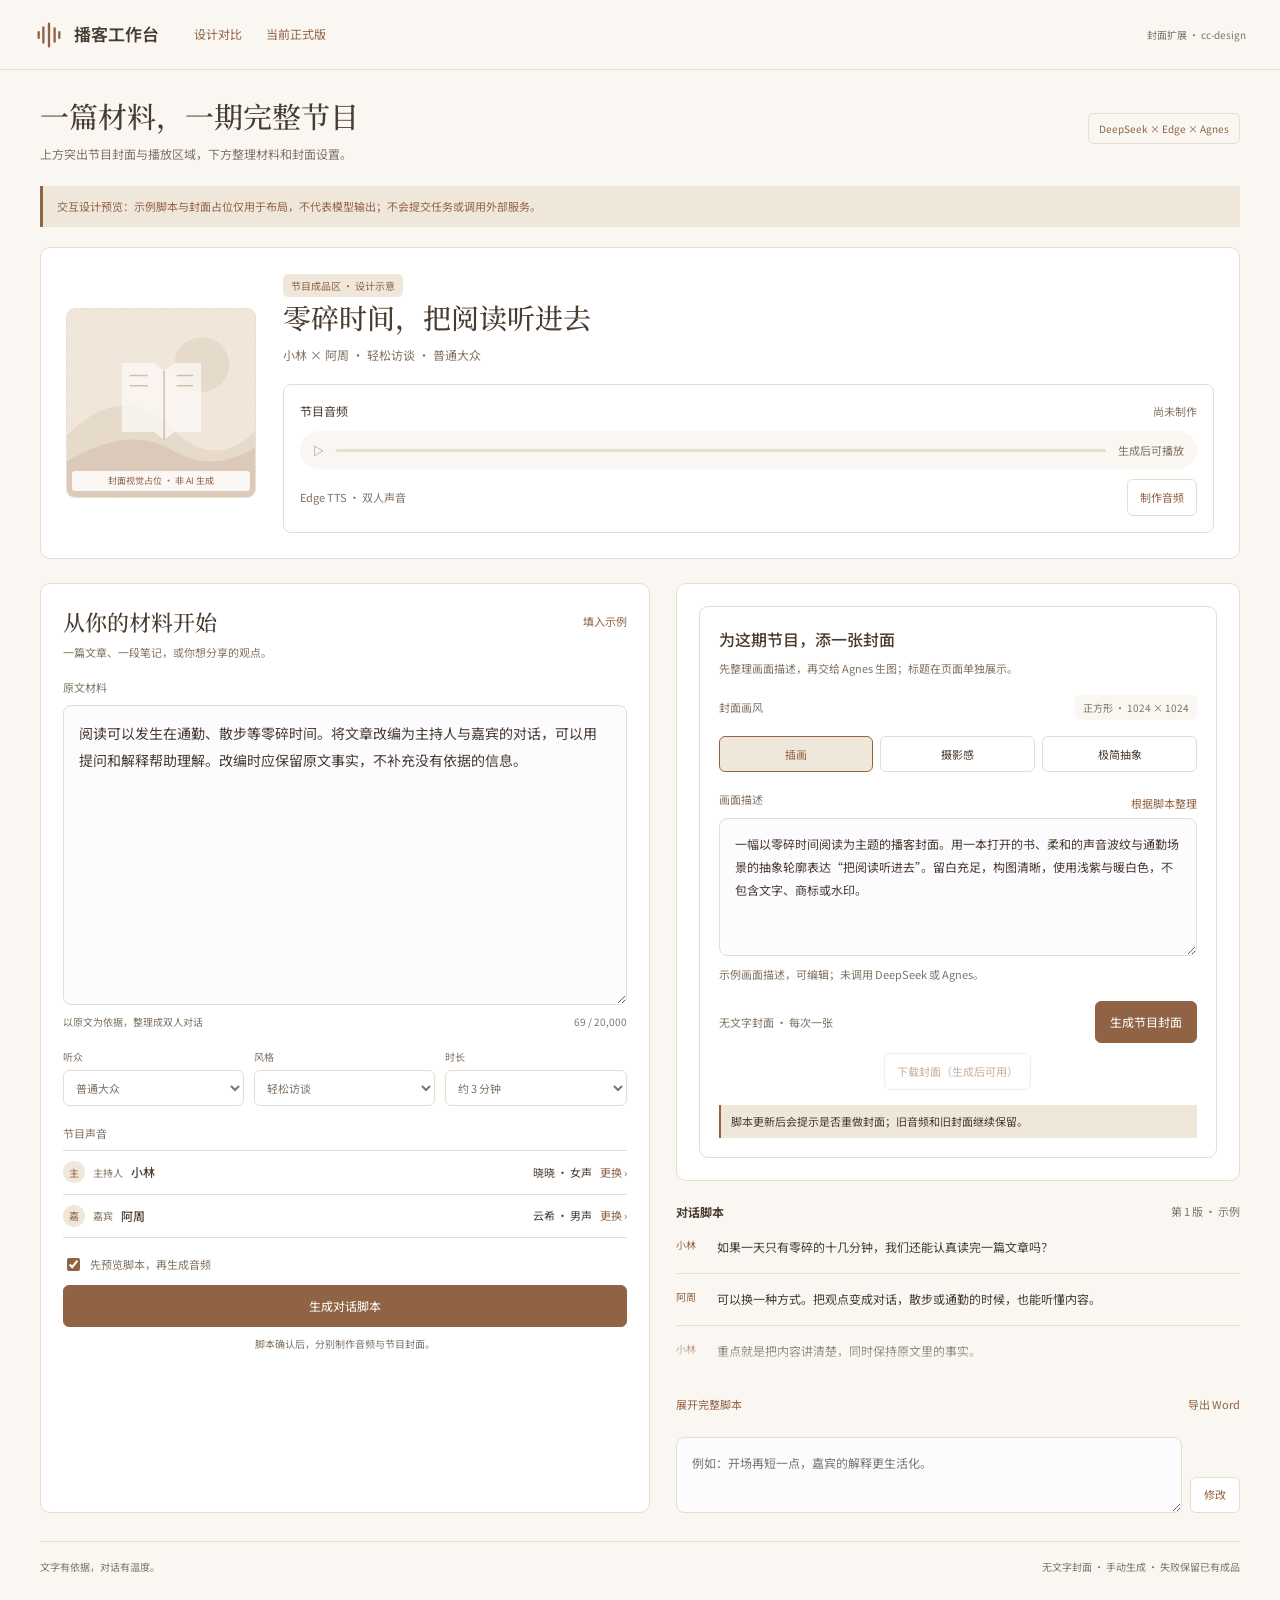
<file: design/cover-redesign/c.html>
<!doctype html><html lang="zh-CN"><head><meta charset="utf-8"><meta name="viewport" content="width=device-width,initial-scale=1"><title>C 成品优先 · 节目封面扩展预览</title><link href="https://fonts.googleapis.com/css2?family=Noto+Sans+SC:wght@400;500;600&family=Noto+Serif+SC:wght@500;600&display=swap" rel="stylesheet"><style>:root{--p:#916345;--bg:#faf7f2;--tint:#f0e7db;--line:#e7ddcf;--ink:#483b30;--muted:#807264}
*{box-sizing:border-box}body{min-width:800px;margin:0;background:var(--bg);color:var(--ink);font:14px/1.7 'Noto Sans SC','Microsoft YaHei',sans-serif}button,input,textarea,select{font:inherit;color:inherit}button{cursor:pointer}button:disabled{cursor:not-allowed;opacity:.5}a{color:var(--p);text-decoration:none}button:focus-visible,a:focus-visible,summary:focus-visible,input:focus-visible,textarea:focus-visible{outline:2px solid var(--p);outline-offset:3px}[hidden]{display:none!important}button{transition:background .18s,border-color .18s}.top{display:flex;align-items:center;gap:35px;height:70px;padding:0 34px;border-bottom:1px solid var(--line)}.brand{display:flex;align-items:center;gap:10px;font-size:17px;font-weight:600}.brand svg{width:30px;height:30px;color:var(--p)}.top nav{display:flex;gap:24px;font-size:12px}.top small{margin-left:auto;color:var(--muted);font-size:10px}.shell{max-width:1260px;margin:auto;padding:24px 30px 35px}.hero{display:flex;justify-content:space-between;align-items:center;gap:20px;margin-bottom:22px}.hero h1{font:500 29px/1.5 'Noto Serif SC',SimSun,serif;margin:0}.hero p{font-size:12px;color:var(--muted);margin:6px 0 0}.hero-badge{border:1px solid var(--line);padding:6px 10px;font-size:10px;color:var(--p);border-radius:6px;white-space:nowrap}.workspace{display:grid;grid-template-columns:minmax(0,1.08fr) minmax(0,1fr);gap:28px;align-items:start}.panel{background:white;border:1px solid var(--line);border-radius:10px;padding:23px}.panel h2{font:500 22px/1.45 'Noto Serif SC',SimSun,serif;margin:0}.heading-row{display:flex;align-items:center;justify-content:space-between;gap:15px}.link{padding:5px 0;border:0;background:none;color:var(--p);font-size:11px}.muted{color:var(--muted);font-size:11px}.material-sub{margin:5px 0 17px}.label{font-size:11px;color:var(--muted);display:block;margin-bottom:8px}textarea{display:block;width:100%;resize:vertical;background:#fcfbfe;border:1px solid var(--line);border-radius:8px;padding:14px 15px;line-height:1.9}.source{height:300px;min-height:260px;font-size:14px}.meta{display:flex;justify-content:space-between;gap:15px;font-size:10px;color:var(--muted);margin-top:8px}.settings{display:grid;grid-template-columns:repeat(3,minmax(0,1fr));gap:10px;margin:18px 0}.settings label{font-size:10px;color:var(--muted)}select{display:block;width:100%;border:1px solid var(--line);background:white;border-radius:6px;margin-top:5px;padding:8px;font-size:11px}.speakers{border-top:1px solid var(--line);border-bottom:1px solid var(--line)}.speaker{display:flex;align-items:center;gap:8px;min-height:43px;font-size:11px}.speaker+.speaker{border-top:1px solid var(--line)}.role{background:var(--tint);color:var(--p);width:22px;height:22px;display:grid;place-items:center;border-radius:50%;font-size:10px}.speaker strong{font-size:12px;font-weight:500}.speaker .muted{font-size:10px}.speaker .spacer{flex:1}.primary{background:var(--p);color:white;border:1px solid var(--p);border-radius:6px;padding:10px 14px;font-size:12px}.primary:hover{filter:brightness(.94)}.secondary{border:1px solid var(--line);border-radius:6px;background:white;padding:8px 12px;font-size:11px;color:var(--p)}.secondary:hover{background:var(--tint)}.wide{width:100%}.create{margin-top:17px}.check{display:flex;align-items:center;gap:7px;font-size:11px;color:var(--muted);margin-bottom:11px}.check input{accent-color:var(--p)}.under{font-size:10px;text-align:center;color:var(--muted);margin:8px 0 0}.output{padding:3px 0}.output-title{font:500 20px 'Noto Serif SC',SimSun,serif;margin:0}.status{font-size:10px;color:var(--p);background:var(--tint);border-radius:5px;padding:4px 8px}.tabs{display:flex;border-bottom:1px solid var(--line);gap:24px;margin:18px 0 20px}.tabs button{border:0;border-bottom:2px solid transparent;background:none;padding:8px 0;color:var(--muted);font-size:12px}.tabs button[aria-selected=true]{color:var(--p);border-color:var(--p)}.episode{display:flex;align-items:center;gap:17px}.episode h3{font:500 23px/1.5 'Noto Serif SC',SimSun,serif;margin:0}.episode p{font-size:11px;color:var(--muted);margin:7px 0 0}.cover-art{position:relative;width:126px;aspect-ratio:1;flex:none;border:1px dashed var(--line);border-radius:9px;background:var(--tint);overflow:hidden;display:grid;place-items:center}.cover-art .cover-svg{width:100%;height:100%;display:block;opacity:.7}.cover-art .cover-caption{position:absolute;inset:auto 5px 6px;text-align:center;font-size:9px;color:var(--p);background:#ffffffdb;border-radius:3px;padding:2px}.cover-note{font-size:10px;color:var(--muted);margin:12px 0}.audio-card{background:white;border:1px solid var(--line);border-radius:8px;margin-top:18px;padding:16px}.audio-line{height:38px;background:var(--bg);border-radius:22px;display:flex;align-items:center;gap:12px;padding:0 13px;margin:10px 0;color:var(--muted);font-size:11px}.audio-line i{flex:1;height:3px;background:var(--line);border-radius:4px}.audio-foot{display:flex;align-items:center;justify-content:space-between;gap:12px}.asset-grid{display:grid;grid-template-columns:1fr 1fr;gap:12px;margin:17px 0}.asset{padding:14px;border:1px solid var(--line);border-radius:8px;background:white}.asset h4{font-size:12px;font-weight:500;margin:0}.asset p{font-size:10px;color:var(--muted);line-height:1.8;margin:5px 0 10px}.asset .secondary{width:100%}.turn{padding:14px 0;border-bottom:1px solid var(--line);display:flex;gap:12px;font-size:12px}.turn span{width:29px;flex:none;color:var(--p);font-size:10px}.turn p{margin:0;line-height:1.9}.script-heading{display:flex;align-items:center;justify-content:space-between;gap:12px;margin-top:21px;font-size:12px}.script-preview{max-height:192px;overflow:hidden;mask-image:linear-gradient(#000 70%,transparent)}.script-preview.expanded{max-height:none;mask-image:none}.script-footer{display:flex;justify-content:space-between;gap:10px;margin-top:13px}.revision{display:flex;gap:8px;margin-top:18px;align-items:flex-end}.revision textarea{font-size:12px;min-height:64px}.revision button{height:36px;padding:0 13px}.cover-settings{background:white;border:1px solid var(--line);border-radius:9px;padding:19px}.cover-settings h3{font-size:16px;font-weight:500;margin:0}.cover-settings>p{margin:6px 0 17px}.style-choices{display:flex;gap:7px;margin:8px 0 17px}.style-choices button{flex:1;border:1px solid var(--line);border-radius:6px;background:white;padding:8px 6px;font-size:11px}.style-choices button[aria-pressed=true]{background:var(--tint);color:var(--p);border-color:var(--p)}.cover-prompt{height:138px;min-height:110px;font-size:12px;margin-bottom:9px}.cover-actions{display:flex;justify-content:space-between;align-items:center;gap:10px;margin-top:15px}.cover-settings .large-cover{width:100%;max-width:235px;margin:18px auto 9px}.cover-label{display:flex;align-items:center;justify-content:space-between;gap:10px;margin:16px 0;font-size:11px;color:var(--muted)}.chip{padding:4px 8px;border-radius:5px;background:var(--bg);font-size:10px}.download-row{display:flex;gap:10px;justify-content:center;margin:10px 0}.stale-note{border-left:2px solid var(--p);padding:7px 10px;margin-top:15px;background:var(--tint);font-size:11px}.steps{display:flex;gap:10px;margin-bottom:22px}.steps button{flex:1;text-align:left;background:white;border:1px solid var(--line);border-radius:8px;padding:11px 14px;font-size:12px;color:var(--muted)}.steps button[aria-current=step]{border-color:var(--p);background:var(--tint);color:var(--p)}.steps span{display:inline-grid;place-items:center;width:22px;height:22px;border-radius:50%;border:1px solid currentColor;margin-right:8px;font-size:10px}.step-shell{max-width:1050px;margin:auto}.step-material{max-width:730px;margin:auto}.step-title{margin-bottom:19px;display:flex;align-items:center;justify-content:space-between}.step-title h2{font:500 23px 'Noto Serif SC',SimSun,serif;margin:0}.step-assets{display:grid;grid-template-columns:1fr 1fr;gap:24px}.step-assets .cover-art{width:100%;max-width:220px;margin:0 auto}.step-script{background:white;border:1px solid var(--line);border-radius:10px;padding:25px}.step-nav{display:flex;gap:10px;justify-content:flex-end;margin-top:18px}.finished-hero{background:white;border:1px solid var(--line);border-radius:10px;padding:25px;display:grid;grid-template-columns:190px 1fr;gap:27px;align-items:center;margin-bottom:24px}.finished-hero .cover-art{width:190px}.finished-hero h2{font:500 28px/1.5 'Noto Serif SC',SimSun,serif;margin:0}.finished-hero p{font-size:12px;color:var(--muted);margin:7px 0}.finished-lower{display:grid;grid-template-columns:minmax(0,1.08fr) minmax(0,1fr);gap:26px}.finished-lower .source{height:300px}.finished-lower .panel{padding:22px}.fold summary{cursor:pointer;font-size:12px;color:var(--p);margin:0 0 15px}.page-note{padding:11px 14px;border-left:3px solid var(--p);background:var(--tint);font-size:11px;margin:0 0 20px;color:var(--p)}.toast{margin-top:20px;background:var(--tint);border:1px solid var(--line);border-radius:6px;padding:12px;font-size:12px;color:var(--p)}footer{display:flex;justify-content:space-between;gap:20px;border-top:1px solid var(--line);margin-top:28px;padding-top:16px;font-size:10px;color:var(--muted)}@media(max-width:1000px){.shell{padding-left:23px;padding-right:23px}.workspace,.finished-lower{gap:20px}.panel{padding:20px}.episode h3{font-size:19px}.cover-art{width:100px}.asset-grid{gap:8px}.asset{padding:11px}.speaker{gap:5px}.hero h1{font-size:26px}.hero-badge{display:none}.tabs{gap:19px}}@media(prefers-reduced-motion:reduce){*{transition:none!important}}
.revision button{flex:none;white-space:nowrap}</style></head><body><header class="top"><span class="brand"><svg viewBox="0 0 32 32" aria-hidden="true" fill="none" stroke="currentColor" stroke-width="2.5" stroke-linecap="round"><path d="M5 13v6M10 8v16M16 4v24M22 9v14M27 13v6"/></svg>播客工作台</span><nav><a href="index.html">设计对比</a><a href="http://127.0.0.1:8000/">当前正式版</a></nav><small>封面扩展 · cc-design</small></header><main class="shell"><section class="hero"><div><h1>一篇材料，一期完整节目</h1><p>上方突出节目封面与播放区域，下方整理材料和封面设置。</p></div><span class="hero-badge">DeepSeek × Edge × Agnes</span></section><p class="page-note">交互设计预览：示例脚本与封面占位仅用于布局，不代表模型输出；不会提交任务或调用外部服务。</p><section class="finished-hero"><div class="cover-art "><svg class="cover-svg" viewBox="0 0 240 240" aria-hidden="true"><rect width="240" height="240" fill="var(--tint)"/><circle cx="172" cy="71" r="35" fill="var(--p)" opacity=".15"/><path d="M-20 183Q64 82 133 152T268 121V260H-20" fill="var(--p)" opacity=".15"/><path d="M-20 207Q74 143 134 180T265 160V260H-20" fill="var(--p)" opacity=".2"/><path d="M70 69h41l13 10 13-10h34v88h-34l-13 10-13-10H70z" fill="white" opacity=".8"/><path d="M124 79v88M80 85h23M80 98h23M140 85h21M140 98h21" stroke="var(--p)" stroke-width="2" opacity=".5"/></svg><span class="cover-caption">封面视觉占位 · 非 AI 生成</span></div><div><span class="status">节目成品区 · 设计示意</span><h2>零碎时间，把阅读听进去</h2><p>小林 × 阿周 · 轻松访谈 · 普通大众</p><div class="audio-card"><div class="heading-row"><span style="font-size:12px">节目音频</span><span class="muted">尚未制作</span></div><div class="audio-line"><span>▷</span><i></i><span>生成后可播放</span></div><div class="audio-foot"><span class="muted">Edge TTS · 双人声音</span><button class="secondary" type="button" data-notice="此为交互预览。正式接入后调用现有 Edge 配音流程，与封面任务分开。">制作音频</button></div></div></div></section><div class="finished-lower"><section class="panel material"><div class="heading-row"><h2>从你的材料开始</h2><button type="button" class="link" data-example>填入示例</button></div><p class="muted material-sub">一篇文章、一段笔记，或你想分享的观点。</p><label class="label" for="source">原文材料</label><textarea class="source" id="source" placeholder="把文章正文、读书笔记，或自己的观点放在这里……">阅读可以发生在通勤、散步等零碎时间。将文章改编为主持人与嘉宾的对话，可以用提问和解释帮助理解。改编时应保留原文事实，不补充没有依据的信息。</textarea><div class="meta"><span>以原文为依据，整理成双人对话</span><span id="source-count">73 / 20,000</span></div><div class="settings"><label>听众<select><option>普通大众</option><option>初学者</option></select></label><label>风格<select><option>轻松访谈</option><option>知识讲解</option></select></label><label>时长<select><option>约 3 分钟</option><option>约 2 分钟</option><option>约 5 分钟</option></select></label></div><div class="muted" style="margin-bottom:7px">节目声音</div><div class="speakers"><div class="speaker"><span class="role">主</span><span class="muted">主持人</span><strong>小林</strong><span class="spacer"></span><span>晓晓 · 女声</span><button type="button" class="link" data-notice="正式页面保留称呼编辑与声音选择弹窗。">更换 ›</button></div><div class="speaker"><span class="role">嘉</span><span class="muted">嘉宾</span><strong>阿周</strong><span class="spacer"></span><span>云希 · 男声</span><button type="button" class="link" data-notice="正式页面保留称呼编辑与声音选择弹窗。">更换 ›</button></div></div><div class="create"><label class="check"><input type="checkbox" checked>先预览脚本，再生成音频</label><button type="button" class="primary wide" data-notice="正式接入后，材料将依次经过整理、编剧、审校。封面单独生成，不会随此按钮自动调用 Agnes。">生成对话脚本</button><p class="under">脚本确认后，分别制作音频与节目封面。</p></div></section><section><div class="panel" id="cover-area"><section class="cover-settings"><h3>为这期节目，添一张封面</h3><p class="muted">先整理画面描述，再交给 Agnes 生图；标题在页面单独展示。</p><div class="cover-label"><span>封面画风</span><span class="chip">正方形 · 1024 × 1024</span></div><div class="style-choices" aria-label="选择封面画风"><button type="button" aria-pressed="true">插画</button><button type="button" aria-pressed="false">摄影感</button><button type="button" aria-pressed="false">极简抽象</button></div><div class="heading-row"><label class="label" for="cover-prompt">画面描述</label><button class="link" type="button" data-notice="正式接入后由新增的 DeepSeek 封面策划节点整理描述；你确认后才提交 Agnes。">根据脚本整理</button></div><textarea id="cover-prompt" class="cover-prompt">一幅以零碎时间阅读为主题的播客封面。用一本打开的书、柔和的声音波纹与通勤场景的抽象轮廓表达“把阅读听进去”。留白充足，构图清晰，使用浅紫与暖白色，不包含文字、商标或水印。</textarea><p class="muted">示例画面描述，可编辑；未调用 DeepSeek 或 Agnes。</p><div class="cover-actions"><span class="muted">无文字封面 · 每次一张</span><button class="primary" type="button" data-notice="封面方案尚未接入 API，本次不会生成图片或消耗额度。">生成节目封面</button></div><div class="download-row"><button type="button" class="secondary" disabled>下载封面（生成后可用）</button></div><div class="stale-note">脚本更新后会提示是否重做封面；旧音频和旧封面继续保留。</div></section></div><div class="script-heading"><b>对话脚本</b><span class="muted">第 1 版 · 示例</span></div><div class="script-preview"><div class="turn"><span>小林</span><p>如果一天只有零碎的十几分钟，我们还能认真读完一篇文章吗？</p></div><div class="turn"><span>阿周</span><p>可以换一种方式。把观点变成对话，散步或通勤的时候，也能听懂内容。</p></div><div class="turn"><span>小林</span><p>重点就是把内容讲清楚，同时保持原文里的事实。</p></div></div><div class="script-footer"><button type="button" class="link" data-expand>展开完整脚本</button><button type="button" class="link" data-notice="正式页面保留完整 Word 与 TXT 导出。">导出 Word</button></div><div class="revision"><textarea rows="2" aria-label="修改节目要求" placeholder="例如：开场再短一点，嘉宾的解释更生活化。"></textarea><button class="secondary" type="button" data-notice="正式页面保留多轮修改；只调整封面时不会重写脚本或重新配音。">修改</button></div></section></div><div class="toast" id="notice" role="status" hidden></div><footer><span>文字有依据，对话有温度。</span><span>无文字封面 · 手动生成 · 失败保留已有成品</span></footer></main><script>
function notice(text){const box=document.querySelector('#notice');box.textContent=text;box.hidden=false;box.scrollIntoView({block:'nearest'})}
document.querySelectorAll('[data-notice]').forEach(button=>button.addEventListener('click',()=>notice(button.dataset.notice)));
document.querySelectorAll('.style-choices').forEach(group=>group.querySelectorAll('button').forEach(button=>button.addEventListener('click',()=>group.querySelectorAll('button').forEach(item=>item.setAttribute('aria-pressed',String(item===button))))));
document.querySelectorAll('[data-expand]').forEach(button=>button.addEventListener('click',()=>{const section=button.parentElement.previousElementSibling;section.classList.toggle('expanded');button.textContent=section.classList.contains('expanded')?'收起脚本':'展开完整脚本'}));
const tabs=[...document.querySelectorAll('[data-tab]')];function showTab(name){tabs.forEach(tab=>{const active=tab.dataset.tab===name;tab.setAttribute('aria-selected',String(active));tab.tabIndex=active?0:-1});document.querySelectorAll('[data-panel]').forEach(panel=>panel.hidden=panel.dataset.panel!==name)}tabs.forEach((tab,index)=>{tab.tabIndex=index===0?0:-1;tab.onclick=()=>showTab(tab.dataset.tab);tab.onkeydown=event=>{const next=event.key==='ArrowRight'?(index+1)%tabs.length:event.key==='ArrowLeft'?(index+tabs.length-1)%tabs.length:null;if(next!==null){event.preventDefault();showTab(tabs[next].dataset.tab);tabs[next].focus()}}});document.querySelectorAll('[data-go-cover]').forEach(button=>button.onclick=()=>{if(tabs.length)showTab('cover');else document.querySelector('#cover-area').scrollIntoView({block:'start'})});
document.querySelectorAll('[data-step]').forEach(button=>button.onclick=()=>{document.querySelectorAll('[data-step]').forEach(item=>item.setAttribute('aria-current',item===button?'step':'false'));document.querySelectorAll('[data-stage]').forEach(panel=>panel.hidden=panel.dataset.stage!==button.dataset.step)});
const source=document.querySelector('#source');if(source){function count(){document.querySelector('#source-count').textContent=[...source.value].length+' / 20,000'}source.oninput=count;count();document.querySelectorAll('[data-example]').forEach(button=>button.onclick=()=>{source.value='阅读可以发生在通勤、散步等零碎时间。将文章改编为双人对话，有助于通过提问与解释理解内容。改编时应保留原文事实，不补充没有依据的信息。';count();source.focus()})}
</script></body></html>
</file>
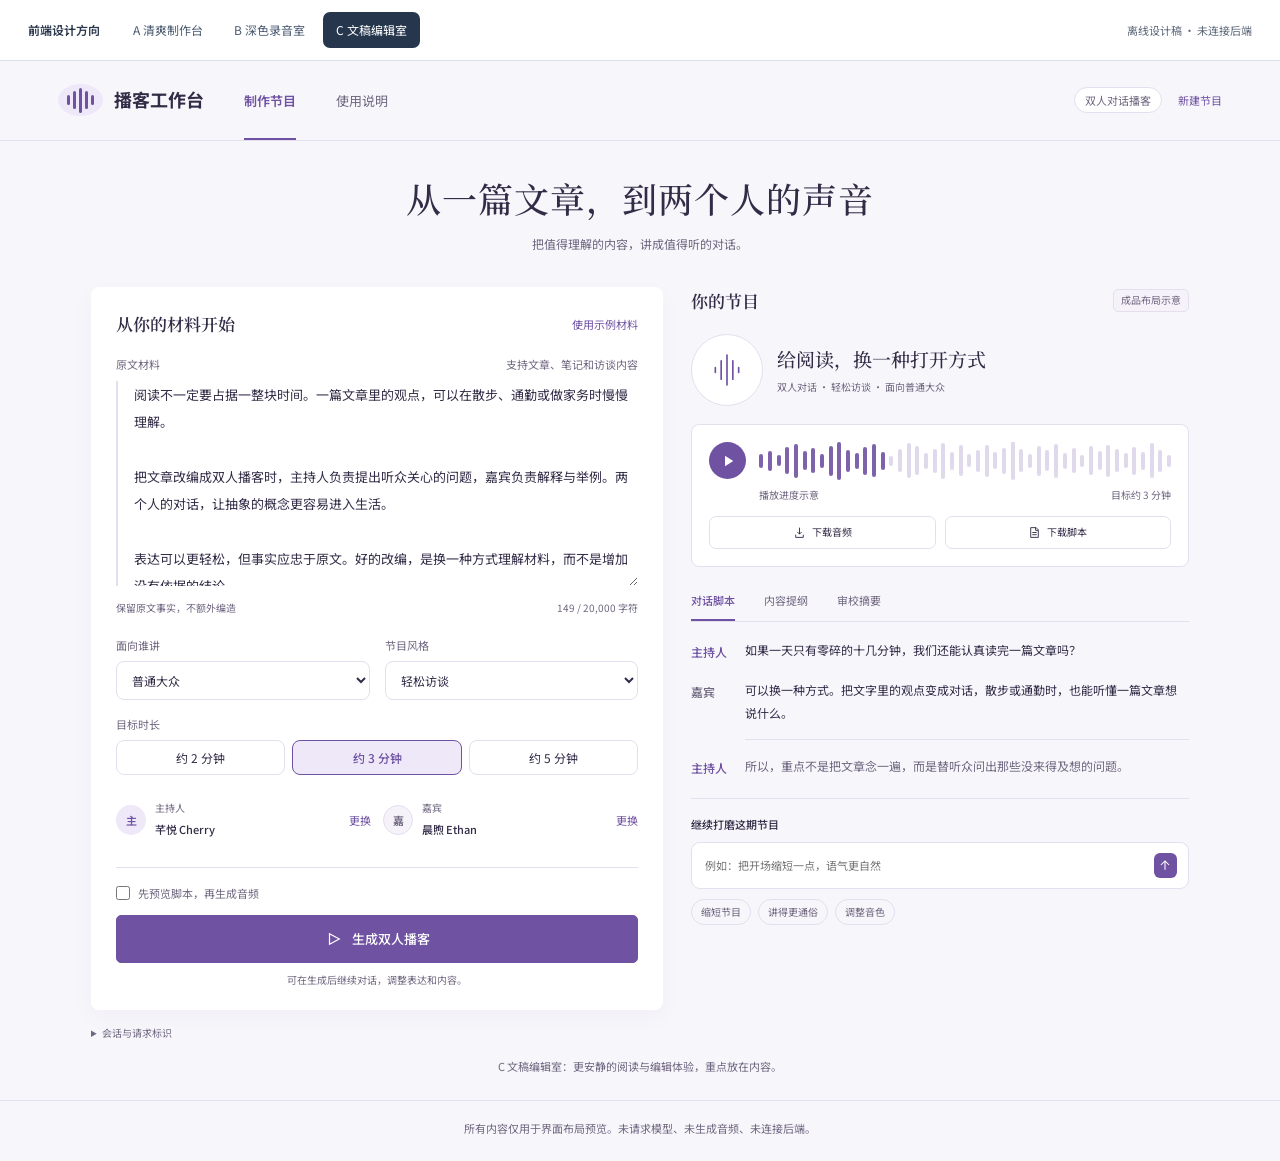
<file: design/previews/editorial.html>
<!doctype html>
<html lang="zh-CN">
<head>
  <meta charset="utf-8">
  <meta name="viewport" content="width=device-width,initial-scale=1">
  <title>播客工作台 · 前端风格预览</title>
  <link rel="preconnect" href="https://fonts.googleapis.com">
  <link rel="preconnect" href="https://fonts.gstatic.com" crossorigin>
  <link href="https://fonts.googleapis.com/css2?family=IBM+Plex+Sans:wght@400;500;600&family=Noto+Sans+SC:wght@400;500;600;700&family=Noto+Serif+SC:wght@500;600&display=swap" rel="stylesheet">
  <style>
    *{box-sizing:border-box}body{margin:0;min-width:800px;font:14px/1.65 'Noto Sans SC','Microsoft YaHei',sans-serif;color:var(--text);background:var(--bg);--bg:#f3f6fb;--surface:#fff;--raised:#f8faff;--text:#17253b;--muted:#596b83;--accent:#2759d8;--tint:#eaf0ff;--line:#dce5f0;--good:#25735a;--radius:16px}button,input,textarea,select{font:inherit}button{cursor:pointer}button,a,input,select,textarea{outline-offset:4px}button:focus-visible,a:focus-visible{outline:3px solid var(--accent)}button{transition:background .18s,color .18s,border-color .18s}button:disabled{cursor:not-allowed;opacity:.55}svg{vertical-align:middle;flex:none}button svg{width:18px;height:18px}a{color:inherit}button{color:inherit} .design-bar{display:flex;align-items:center;gap:20px;padding:12px 28px;background:#fff;color:#29364b;border-bottom:1px solid #d9e0eb;position:relative;z-index:5}.design-brand{font-size:12px;font-weight:600;white-space:nowrap}.style-switch{display:flex;gap:5px}.style-switch button{border:0;background:transparent;border-radius:7px;padding:8px 13px;font-size:12px;color:#4c5b71}.style-switch button[aria-pressed=true]{background:#25364d;color:#fff}.preview-note{margin-left:auto;font-size:11px;color:#5c6879}.app{max-width:1600px;margin:auto;min-height:850px}.app-nav{height:76px;padding:0 34px;display:flex;align-items:center;gap:38px;border-bottom:1px solid var(--line);background:var(--surface)}.logo{font-size:18px;font-weight:700;display:flex;align-items:center;gap:11px;white-space:nowrap}.logo-mark{display:flex;align-items:center;gap:3px;height:32px;padding:0 9px;background:var(--accent);color:var(--surface);border-radius:9px}.logo-mark i{display:block;width:3px;background:currentColor;border-radius:4px}.logo-mark i:nth-child(1),.logo-mark i:nth-child(5){height:10px}.logo-mark i:nth-child(2),.logo-mark i:nth-child(4){height:18px}.logo-mark i:nth-child(3){height:25px}.nav-item{font-size:13px;padding:24px 0 22px;align-self:stretch;display:flex;align-items:center;color:var(--muted);border:0;border-bottom:2px solid transparent;background:none}.nav-item.active{color:var(--accent);border-color:var(--accent);font-weight:600}.nav-end{margin-left:auto;display:flex;align-items:center;gap:16px}.quiet-badge{font-size:11px;border:1px solid var(--line);border-radius:20px;padding:3px 10px;color:var(--muted)}.workspace{display:grid;grid-template-columns:188px minmax(0,1fr)}.sidebar{padding:32px 18px;background:var(--surface);border-right:1px solid var(--line)}.sidebar-title{font-size:11px;color:var(--muted);margin:0 12px 20px}.side-step{display:flex;align-items:center;gap:11px;padding:13px 12px;border-radius:9px;margin-bottom:6px;font-size:12px;color:var(--muted)}.side-step.active{background:var(--tint);color:var(--accent);font-weight:600}.step-index{width:23px;height:23px;display:grid;place-items:center;border:1px solid var(--line);border-radius:7px;font:12px 'IBM Plex Sans',sans-serif}.side-step.active .step-index{background:var(--accent);border-color:var(--accent);color:var(--surface)}.sidebar-bottom{margin:140px 12px 0;font-size:11px;color:var(--muted)}.sidebar-bottom p{margin:8px 0}.side-line{height:1px;background:var(--line);margin:20px 0}.main{padding:33px 36px 25px;min-width:0}.intro{display:flex;justify-content:space-between;align-items:center;gap:24px;margin-bottom:25px}.intro h1{font-size:32px;font-weight:600;letter-spacing:-1px;line-height:1.4;margin:0 0 8px}.intro p{margin:0;color:var(--muted);font-size:12px}.intro .mode-mark{border:1px solid var(--line);border-radius:9px;background:var(--surface);padding:8px 12px;color:var(--muted);font-size:11px;white-space:nowrap}.columns{display:grid;grid-template-columns:1fr .95fr;gap:23px;align-items:start}.panel{background:var(--surface);border:1px solid var(--line);border-radius:var(--radius);overflow:hidden}.panel-header{display:flex;align-items:center;justify-content:space-between;padding:19px 22px 15px;gap:12px}.panel-header h2{font-size:15px;font-weight:600;margin:0}.text-button{border:0;background:none;color:var(--accent);font-size:11px;padding:4px 0}.source-panel .panel-body{padding:0 22px 20px}.material-label{font-size:11px;color:var(--muted);display:flex;justify-content:space-between;margin-bottom:8px}textarea{width:100%;resize:vertical;min-height:198px;border:1px solid var(--line);border-radius:10px;background:var(--raised);padding:15px;color:var(--text);line-height:1.95;font-size:12px}textarea::placeholder{color:var(--muted)}.material-foot{display:flex;align-items:center;justify-content:space-between;color:var(--muted);font-size:10px;margin:8px 0 20px}.field-row{display:grid;grid-template-columns:1fr 1fr;gap:15px}.field{display:block;font-size:11px;color:var(--muted);margin-bottom:15px}.field select{display:block;width:100%;border:1px solid var(--line);border-radius:8px;padding:9px 11px;margin-top:6px;color:var(--text);background:var(--surface);font-size:12px}.duration-field{margin-bottom:18px}.field-name{font-size:11px;color:var(--muted);margin-bottom:7px;display:block}.segmented{display:flex;gap:7px}.segmented button{flex:1;border:1px solid var(--line);background:var(--surface);padding:7px 0;border-radius:8px;font-size:12px}.segmented button[aria-pressed=true]{background:var(--tint);border-color:var(--accent);color:var(--accent);font-weight:500}.voice-row{display:grid;grid-template-columns:1fr 1fr;gap:12px}.voice{display:flex;gap:9px;align-items:center;border:1px solid var(--line);border-radius:8px;padding:10px}.avatar{width:30px;height:30px;border-radius:50%;background:var(--tint);display:grid;place-items:center;font-size:11px;font-weight:600;color:var(--accent)}.avatar.guest{background:var(--raised);color:var(--muted);border:1px solid var(--line)}.voice small{display:block;font-size:10px;color:var(--muted)}.voice b{font-size:11px;font-weight:500}.voice .text-button{margin-left:auto}.action-box{margin-top:20px;padding-top:16px;border-top:1px solid var(--line)}.check-label{display:flex;gap:8px;align-items:center;font-size:11px;color:var(--muted);margin-bottom:13px}.check-label input{accent-color:var(--accent);width:14px;height:14px;margin:0}.primary{display:flex;align-items:center;justify-content:center;gap:9px;border:1px solid var(--accent);background:var(--accent);color:#fff;font-size:13px;font-weight:500;border-radius:9px;width:100%;padding:12px 18px}.primary:hover{filter:brightness(.93)}.helper{font-size:10px;color:var(--muted);text-align:center;margin:9px 0 0}.result-panel{position:relative}.result-header-label{font-size:10px;color:var(--muted);background:var(--raised);border:1px solid var(--line);padding:2px 7px;border-radius:5px}.result-body{padding:0 22px 19px}.episode-summary{display:flex;align-items:center;gap:14px;margin:3px 0 18px}.episode-art{height:67px;width:67px;background:var(--tint);border-radius:12px;display:grid;place-items:center;color:var(--accent);flex:none}.episode-art svg{width:40px;height:40px}.episode-title{margin:0 0 5px;font-size:16px;line-height:1.6;font-weight:600}.episode-subtitle{font-size:10px;color:var(--muted);margin:0}.wave-player{padding:15px 16px 12px;background:var(--raised);border-radius:11px;margin-bottom:18px}.player-main{display:flex;gap:13px;align-items:center}.play{width:37px;height:37px;border:0;background:var(--accent);color:#fff;display:grid;place-items:center;border-radius:50%;flex:none}.wave{display:flex;align-items:center;justify-content:space-between;gap:3px;width:100%;height:38px;overflow:hidden}.wave i{display:block;flex:1;max-width:4px;min-width:2px;border-radius:5px;background:var(--accent);opacity:.22}.wave i:nth-child(-n+15){opacity:.9}.time-row{display:flex;justify-content:space-between;align-items:center;font-size:10px;color:var(--muted);margin:7px 0 0 50px}.player-actions{display:flex;gap:9px;margin-top:13px}.secondary{border:1px solid var(--line);background:var(--surface);border-radius:7px;padding:7px 11px;font-size:10px;color:var(--text);display:flex;align-items:center;justify-content:center;gap:6px}.secondary:hover{background:var(--raised)}.secondary svg{width:13px;height:13px}.player-actions .secondary{flex:1}.result-tabs{display:flex;gap:24px;border-bottom:1px solid var(--line);margin-bottom:13px}.result-tabs button{border:0;border-bottom:2px solid transparent;background:none;padding:6px 0 10px;font-size:11px;color:var(--muted)}.result-tabs button[aria-selected=true]{border-color:var(--accent);color:var(--accent);font-weight:500}.script{display:flex;flex-direction:column;gap:14px}.turn{display:grid;grid-template-columns:43px 1fr;gap:11px;font-size:11px}.speaker{color:var(--accent);font-weight:500;padding-top:2px}.turn.guest .speaker{color:var(--muted)}.turn p{margin:0;line-height:1.95}.turn-line{height:1px;background:var(--line);margin:0 0 0 54px}.turn:last-child{color:var(--muted)}.revision-box{border-top:1px solid var(--line);padding:15px 22px 18px;margin-top:18px}.revision-label{font-size:11px;font-weight:500;margin-bottom:9px}.revision-input{display:flex;align-items:center;gap:9px;border:1px solid var(--line);border-radius:9px;padding:10px 11px;background:var(--raised)}.revision-input input{width:100%;border:0;background:transparent;min-width:0;color:var(--text);font-size:11px}.revision-input button{border:0;background:var(--accent);color:#fff;border-radius:6px;width:25px;height:25px;display:grid;place-items:center;padding:0}.revision-input svg{width:14px;height:14px}.quick-actions{display:flex;gap:7px;margin-top:10px;flex-wrap:wrap}.quick-actions button{font-size:10px;background:var(--surface);border:1px solid var(--line);border-radius:20px;padding:4px 9px;color:var(--muted)}.trace{display:flex;gap:12px;justify-content:flex-end;margin-top:15px;font-size:10px;color:var(--muted)}.trace summary{cursor:pointer}.trace p{margin:6px 0;font-family:'IBM Plex Sans',sans-serif}.style-caption{padding:15px 0 0;color:var(--muted);font-size:11px;display:flex;gap:8px;align-items:center}.state-bar{display:none;padding:10px 18px;background:var(--tint);margin:0 0 18px;border-radius:8px;color:var(--accent);font-size:11px;gap:12px}.state-bar.show{display:flex}.state-dot{width:7px;height:7px;background:currentColor;border-radius:50%;display:inline-block;margin-right:5px}.notice{display:none;padding:11px 16px;margin-top:15px;border-left:3px solid var(--accent);background:var(--tint);color:var(--text);font-size:12px}.notice.show{display:block}.design-status{margin-left:5px;font-size:11px}.extra-tab{font-size:12px;color:var(--muted);line-height:1.9;padding:7px 0;min-height:184px}.extra-tab p{margin:0 0 12px}.design-footer{padding:18px 32px 24px;text-align:center;color:var(--muted);font-size:11px;border-top:1px solid var(--line);background:var(--surface)}
    body[data-theme=studio]{--bg:#171d29;--surface:#202837;--raised:#293344;--text:#edf0f5;--muted:#b4bfce;--accent:#d9a46b;--tint:#3d3540;--line:#3b4658;--good:#99c6af;--radius:9px;font-family:'IBM Plex Sans','Noto Sans SC','Microsoft YaHei',sans-serif}.studio .app-nav{height:70px}.studio .workspace{grid-template-columns:86px 1fr}.studio .sidebar{padding:30px 10px}.studio .side-step{display:flex;flex-direction:column;padding:13px 0;gap:6px;font-size:10px}.studio .sidebar-title{margin:0 0 17px;text-align:center;font-size:10px}.studio .sidebar-bottom{display:none}.studio .side-step.active{background:transparent}.studio .step-index{border-radius:50%;height:29px;width:29px}.studio .main{padding:30px 38px}.studio .intro{margin-bottom:25px}.studio .intro h1{font-size:34px;font-weight:500;letter-spacing:-.7px}.studio .columns{grid-template-columns:1fr 1fr;gap:26px}.studio .source-panel{background:transparent;border:0;overflow:visible}.studio .source-panel .panel-header{padding:0 0 16px}.studio .source-panel .panel-body{padding:0}.studio textarea{background:var(--surface);border-radius:7px;min-height:210px}.studio .result-panel{border-color:var(--line);box-shadow:0 12px 32px #0002}.studio .wave-player{background:var(--bg);padding:20px 17px 14px;border-radius:5px}.studio .wave{height:50px}.studio .wave i{max-width:5px;border-radius:2px}.studio .episode-art{background:var(--raised);border-radius:6px}.studio .primary,.studio .play,.studio .revision-input button{color:#1d2532}.studio .logo-mark{color:#1d2532;border-radius:6px}.studio .quiet-badge{border-radius:5px}.studio .segmented button[aria-pressed=true]{background:var(--accent);color:#1d2532}.studio .voice{background:var(--surface);border-radius:7px}.studio .nav-item.active{color:var(--accent)}.studio .mode-mark{background:transparent}.studio .action-box{margin-top:19px}.studio .design-footer{background:var(--bg)}.studio .intro .mode-mark{border-color:var(--accent);color:var(--accent)}
    body[data-theme=editorial]{--bg:#f7f6fb;--surface:#fff;--raised:#f5f2fa;--text:#332c47;--muted:#706780;--accent:#7052a3;--tint:#eee8f8;--line:#e4deee;--good:#4f785d;--radius:8px}.editorial .app{max-width:1440px}.editorial .workspace{display:block}.editorial .sidebar{display:none}.editorial .app-nav{height:80px;background:transparent;padding:0 58px;gap:40px}.editorial .logo-mark{border-radius:50%;background:var(--tint);color:var(--accent)}.editorial .main{max-width:1150px;padding:33px 26px 25px;margin:auto}.editorial .intro{display:block;text-align:center;margin:0 0 33px}.editorial .intro h1{font-family:'Noto Serif SC','SimSun',serif;font-size:35px;font-weight:500;letter-spacing:1px;margin:0 0 11px}.editorial .intro p{font-size:12px}.editorial .intro .mode-mark{display:none}.editorial .columns{grid-template-columns:1.15fr 1fr;gap:28px}.editorial .source-panel{border:0;box-shadow:0 8px 24px #39225008}.editorial .panel-header{padding:23px 25px 17px}.editorial .panel-header h2{font-family:'Noto Serif SC','SimSun',serif;font-size:17px}.editorial .source-panel .panel-body{padding:0 25px 22px}.editorial textarea{background:transparent;border:0;border-left:2px solid var(--line);border-radius:0;padding:0 0 0 16px;line-height:2.1;min-height:205px;font-size:13px}.editorial .result-panel{background:transparent;border:0}.editorial .result-panel .panel-header{padding:0 0 16px}.editorial .result-body{padding:0}.editorial .episode-art{width:72px;height:72px;border-radius:50%;background:var(--surface);border:1px solid var(--line)}.editorial .episode-title{font-family:'Noto Serif SC','SimSun',serif;font-size:19px;font-weight:500}.editorial .wave-player{background:var(--surface);padding:17px;border:1px solid var(--line);border-radius:8px}.editorial .revision-box{padding:16px 0 0}.editorial .revision-input{background:var(--surface)}.editorial .quick-actions button{background:transparent}.editorial .voice{border:0;padding:7px 0}.editorial .primary{border-radius:5px}.editorial .result-tabs{gap:29px}.editorial .script{padding-top:3px}.editorial .turn{font-size:12px;line-height:2}.editorial .trace{justify-content:flex-start}.editorial .design-footer{background:transparent}.editorial .quiet-badge{background:var(--surface)}.editorial .style-caption{justify-content:center}
    [hidden]{display:none!important}
    @media(min-width:1450px){.main{padding-top:40px}.intro h1{font-size:38px}.columns{gap:30px}.panel-header{padding:22px 25px 18px}.source-panel .panel-body{padding:0 25px 25px}.result-body{padding:0 25px 22px}.revision-box{padding:18px 25px 23px}.turn{font-size:12px}textarea{font-size:13px;min-height:225px}}
    @media(max-width:1100px){.workspace{grid-template-columns:140px 1fr}.sidebar{padding:25px 10px}.main{padding:26px 22px}.columns{gap:15px}.panel-header{padding:16px}.source-panel .panel-body,.result-body{padding-left:16px;padding-right:16px}.revision-box{padding:15px 16px}.intro h1{font-size:27px}.design-bar{padding:10px 18px;gap:10px}.preview-note{max-width:145px;font-size:10px}.style-switch button{padding:7px 8px}.voice{padding:8px}.voice .text-button{display:none}.studio .main{padding:25px}.editorial .main{padding:26px}.editorial .intro h1{font-size:30px}}
    @media(prefers-reduced-motion:reduce){*{transition:none!important}}
  </style>
</head>
<body data-theme="editorial" class="editorial">
  <div class="design-bar">
    <span class="design-brand">前端设计方向</span>
    <div class="style-switch" aria-label="选择预览风格">
      <button type="button" data-style="clear" aria-pressed="true">A 清爽制作台</button>
      <button type="button" data-style="studio" aria-pressed="false">B 深色录音室</button>
      <button type="button" data-style="editorial" aria-pressed="false">C 文稿编辑室</button>
    </div>
    <span class="preview-note">离线设计稿 · 未连接后端</span>
  </div>
  <div class="app">
    <header class="app-nav">
      <div class="logo"><span class="logo-mark" aria-hidden="true"><i></i><i></i><i></i><i></i><i></i></span>播客工作台</div>
      <button type="button" class="nav-item active" data-nav="workbench">制作节目</button>
      <button type="button" class="nav-item" data-nav="help">使用说明</button>
      <div class="nav-end"><span class="quiet-badge">双人对话播客</span><button class="text-button" type="button" id="reset">新建节目</button></div>
    </header>
    <div class="workspace">
      <aside class="sidebar" aria-label="制作流程">
        <p class="sidebar-title">本次创作</p>
        <div class="side-step active"><span class="step-index">1</span><span>材料与设置</span></div>
        <div class="side-step"><span class="step-index">2</span><span>整理与创作</span></div>
        <div class="side-step"><span class="step-index">3</span><span>脚本与审校</span></div>
        <div class="side-step"><span class="step-index">4</span><span>双人配音</span></div>
        <div class="sidebar-bottom"><div class="side-line"></div><p>从原文出发</p><p>保持事实，换一种表达。</p><p>让文字变成可以听的对话。</p></div>
      </aside>
      <main class="main">
        <section class="intro">
          <div><h1 id="headline">把文字变成一场对话</h1><p id="subhead">放入一篇文章，制作你的下一期双人播客。</p></div>
          <span class="mode-mark">文字材料 → 双人节目</span>
        </section>
        <div class="state-bar" id="stage-demo" role="status"><span><i class="state-dot"></i>制作中布局示意</span><span>整理材料</span><span>编写对话</span><span>内容审校</span><span>分角色配音</span></div>
        <div class="columns">
          <section class="panel source-panel" aria-label="材料与设置">
            <div class="panel-header"><h2>从你的材料开始</h2><button class="text-button" id="example" type="button">使用示例材料</button></div>
            <div class="panel-body">
              <label class="material-label" for="material"><span>原文材料</span><span>支持文章、笔记和访谈内容</span></label>
              <textarea id="material" placeholder="把你想聊的文章粘贴到这里……">阅读不一定要占据一整块时间。一篇文章里的观点，可以在散步、通勤或做家务时慢慢理解。

把文章改编成双人播客时，主持人负责提出听众关心的问题，嘉宾负责解释与举例。两个人的对话，让抽象的概念更容易进入生活。

表达可以更轻松，但事实应忠于原文。好的改编，是换一种方式理解材料，而不是增加没有依据的结论。</textarea>
              <div class="material-foot"><span>保留原文事实，不额外编造</span><span><span id="char-count">0</span> / 20,000 字符</span></div>
              <div class="field-row">
                <label class="field">面向谁讲<select id="audience"><option>普通大众</option><option>初学者</option><option>专业听众</option></select></label>
                <label class="field">节目风格<select id="tone"><option>轻松访谈</option><option>知识讲解</option></select></label>
              </div>
              <div class="duration-field"><span class="field-name">目标时长</span><div class="segmented" aria-label="目标时长"><button type="button" data-duration="2" aria-pressed="false">约 2 分钟</button><button type="button" data-duration="3" aria-pressed="true">约 3 分钟</button><button type="button" data-duration="5" aria-pressed="false">约 5 分钟</button></div></div>
              <div class="voice-row">
                <div class="voice"><span class="avatar">主</span><span><small>主持人</small><b id="host-name">芊悦 Cherry</b></span><button type="button" class="text-button" data-voice="host">更换</button></div>
                <div class="voice"><span class="avatar guest">嘉</span><span><small>嘉宾</small><b id="guest-name">晨煦 Ethan</b></span><button type="button" class="text-button" data-voice="guest">更换</button></div>
              </div>
              <div class="action-box"><label class="check-label"><input type="checkbox" id="preview-only">先预览脚本，再生成音频</label><button type="button" class="primary" id="generate"><svg viewBox="0 0 24 24" fill="none" stroke="currentColor" stroke-width="1.6" aria-hidden="true"><path d="M6 5v14l13-7z"/></svg><span id="generate-label">生成双人播客</span></button><p class="helper">可在生成后继续对话，调整表达和内容。</p></div>
            </div>
          </section>
          <section class="panel result-panel" aria-label="脚本与音频布局预览">
            <div class="panel-header"><h2>你的节目</h2><span class="result-header-label">成品布局示意</span></div>
            <div class="result-body">
              <div class="episode-summary"><div class="episode-art" aria-hidden="true"><svg viewBox="0 0 48 48" fill="none" stroke="currentColor" stroke-width="2"><path d="M10 21v6M17 13v22M24 6v36M31 13v22M38 21v6" stroke-linecap="round"/></svg></div><div><h3 class="episode-title">给阅读，换一种打开方式</h3><p class="episode-subtitle">双人对话 · 轻松访谈 · 面向普通大众</p></div></div>
              <div class="wave-player"><div class="player-main"><button class="play" type="button" aria-label="播放器布局示意" data-demo="播放控件为位置示意，接入后端后才可播放真实音频。"><svg viewBox="0 0 24 24" fill="currentColor" aria-hidden="true"><path d="m8 5 11 7-11 7z"/></svg></button><div class="wave" aria-label="音频波形位置示意" id="wave"></div></div><div class="time-row"><span>播放进度示意</span><span>目标约 3 分钟</span></div><div class="player-actions"><button class="secondary" type="button" data-demo="音频下载入口位置示意，当前没有生成音频。"><svg viewBox="0 0 24 24" fill="none" stroke="currentColor" stroke-width="1.7" aria-hidden="true"><path d="M12 3v12m-4-4 4 4 4-4M5 16v5h14v-5"/></svg>下载音频</button><button class="secondary" type="button" data-demo="脚本下载入口位置示意，当前仅展示设计内容。"><svg viewBox="0 0 24 24" fill="none" stroke="currentColor" stroke-width="1.7" aria-hidden="true"><path d="M5 3h10l4 4v14H5zM14 3v5h5M8 12h8M8 16h8"/></svg>下载脚本</button></div></div>
              <div class="result-tabs" role="tablist" aria-label="节目内容"><button type="button" role="tab" aria-selected="true" data-tab="script">对话脚本</button><button type="button" role="tab" aria-selected="false" data-tab="outline">内容提纲</button><button type="button" role="tab" aria-selected="false" data-tab="review">审校摘要</button></div>
              <div class="script" id="script-view"><div class="turn"><span class="speaker">主持人</span><p>如果一天只有零碎的十几分钟，我们还能认真读完一篇文章吗？</p></div><div class="turn guest"><span class="speaker">嘉宾</span><p>可以换一种方式。把文字里的观点变成对话，散步或通勤时，也能听懂一篇文章想说什么。</p></div><div class="turn-line"></div><div class="turn"><span class="speaker">主持人</span><p>所以，重点不是把文章念一遍，而是替听众问出那些没来得及想的问题。</p></div></div>
              <div class="extra-tab" id="outline-view" hidden><p>一、零碎时间里的阅读需求</p><p>二、主持人提问与嘉宾解释的分工</p><p>三、口语化表达与忠于原文的平衡</p></div>
              <div class="extra-tab" id="review-view" hidden><p>设计稿中的审校结果区域。</p><p>正式对接后展示实际返回的审校摘要，不预设“全部正确”，也不以模型审校保证事实准确。</p></div>
            </div>
            <div class="revision-box"><div class="revision-label">继续打磨这期节目</div><div class="revision-input"><input aria-label="修改要求" id="revision-text" placeholder="例如：把开场缩短一点，语气更自然"><button type="button" aria-label="提交修改布局示意" id="revise"><svg viewBox="0 0 24 24" fill="none" stroke="currentColor" stroke-width="1.8" aria-hidden="true"><path d="m5 12 7-7 7 7M12 5v15"/></svg></button></div><div class="quick-actions"><button type="button" data-edit="缩短节目，保留核心观点">缩短节目</button><button type="button" data-edit="解释得更通俗，保持原文事实">讲得更通俗</button><button type="button" data-edit="调整主持人和嘉宾的音色">调整音色</button></div></div>
          </section>
        </div>
        <div class="notice" id="notice" role="status"></div>
        <div class="trace"><details><summary>会话与请求标识</summary><p>session_id：设计示例　trace_id：设计示例</p></details></div>
        <div class="style-caption"><span id="style-description">A 清爽制作台：材料与成品并排，制作流程一眼可见。</span></div>
      </main>
    </div>
    <footer class="design-footer">所有内容仅用于界面布局预览。未请求模型、未生成音频、未连接后端。</footer>
  </div>
  <script>
    (() => {
      const root = document.body;
      const get = id => document.getElementById(id);
      const copy = {
        clear: ['把文字变成一场对话', '放入一篇文章，制作你的下一期双人播客。', 'A 清爽制作台：材料与成品并排，制作流程一眼可见。'],
        studio: ['下一期节目，从这里开始', '整理观点，写成对话，为两种声音留好位置。', 'B 深色录音室：声音是视觉中心，适合突出配音和收听。'],
        editorial: ['从一篇文章，到两个人的声音', '把值得理解的内容，讲成值得听的对话。', 'C 文稿编辑室：更安静的阅读与编辑体验，重点放在内容。']
      };
      function chooseStyle(style) {
        if (!copy[style]) style = 'clear';
        root.dataset.theme = style; root.className = style;
        document.querySelectorAll('[data-style]').forEach(button => button.setAttribute('aria-pressed', String(button.dataset.style === style)));
        get('headline').textContent = copy[style][0]; get('subhead').textContent = copy[style][1]; get('style-description').textContent = copy[style][2];
      }
      const initial = new URLSearchParams(location.search).get('style') || 'editorial';
      chooseStyle(initial);
      document.querySelectorAll('[data-style]').forEach(button => button.addEventListener('click', () => chooseStyle(button.dataset.style)));
      const material = get('material'); const sample = material.value;
      const updateCount = () => { get('char-count').textContent = [...material.value].length.toLocaleString(); };
      material.addEventListener('input', updateCount); updateCount();
      get('example').addEventListener('click', () => { material.value = sample; updateCount(); });
      const notice = text => { get('notice').textContent = text; get('notice').classList.add('show'); };
      get('preview-only').addEventListener('change', event => { get('generate-label').textContent = event.target.checked ? '生成双人脚本' : '生成双人播客'; });
      get('generate').addEventListener('click', () => { get('stage-demo').classList.toggle('show'); notice('这里仅切换制作进度的布局示意，没有发起生成请求。设计确定后再对接实际进度。'); });
      document.querySelectorAll('[data-duration]').forEach(button => button.addEventListener('click', () => { document.querySelectorAll('[data-duration]').forEach(peer => peer.setAttribute('aria-pressed', String(peer === button))); }));
      document.querySelectorAll('[data-demo]').forEach(button => button.addEventListener('click', () => notice(button.dataset.demo)));
      document.querySelectorAll('[data-edit]').forEach(button => button.addEventListener('click', () => { get('revision-text').value = button.dataset.edit; get('revision-text').focus(); }));
      document.querySelectorAll('[data-voice]').forEach(button => button.addEventListener('click', () => notice('音色选择器的位置示意。正式页面只列出已核实可用的音色，不在设计稿里试听或调用服务。')));
      get('revise').addEventListener('click', () => notice('修改要求输入区示意，尚未提交到后端。'));
      get('reset').addEventListener('click', () => { material.value = ''; get('revision-text').value = ''; get('stage-demo').classList.remove('show'); get('notice').classList.remove('show'); updateCount(); material.focus(); });
      document.querySelectorAll('[data-nav=help]').forEach(button => button.addEventListener('click', () => notice('操作流程：粘贴材料并选择设置，生成后查看脚本和音频，再通过对话继续修改。也可以先预览脚本。')));
      document.querySelectorAll('[data-tab]').forEach(button => button.addEventListener('click', () => {
        document.querySelectorAll('[data-tab]').forEach(peer => peer.setAttribute('aria-selected', String(peer === button)));
        ['script', 'outline', 'review'].forEach(name => { get(name + '-view').hidden = name !== button.dataset.tab; });
      }));
      [14,20,11,27,34,19,25,14,30,38,22,16,28,33,18,10,23,35,29,16,24,36,18,31,13,22,32,17,26,39,23,14,30,21,34,16,25,12,29,19,32,23,15,28,18,35,22,12].forEach(height => { const bar = document.createElement('i'); bar.style.height = height + 'px'; get('wave').append(bar); });
    })();
  </script>
</body>
</html>
</file>
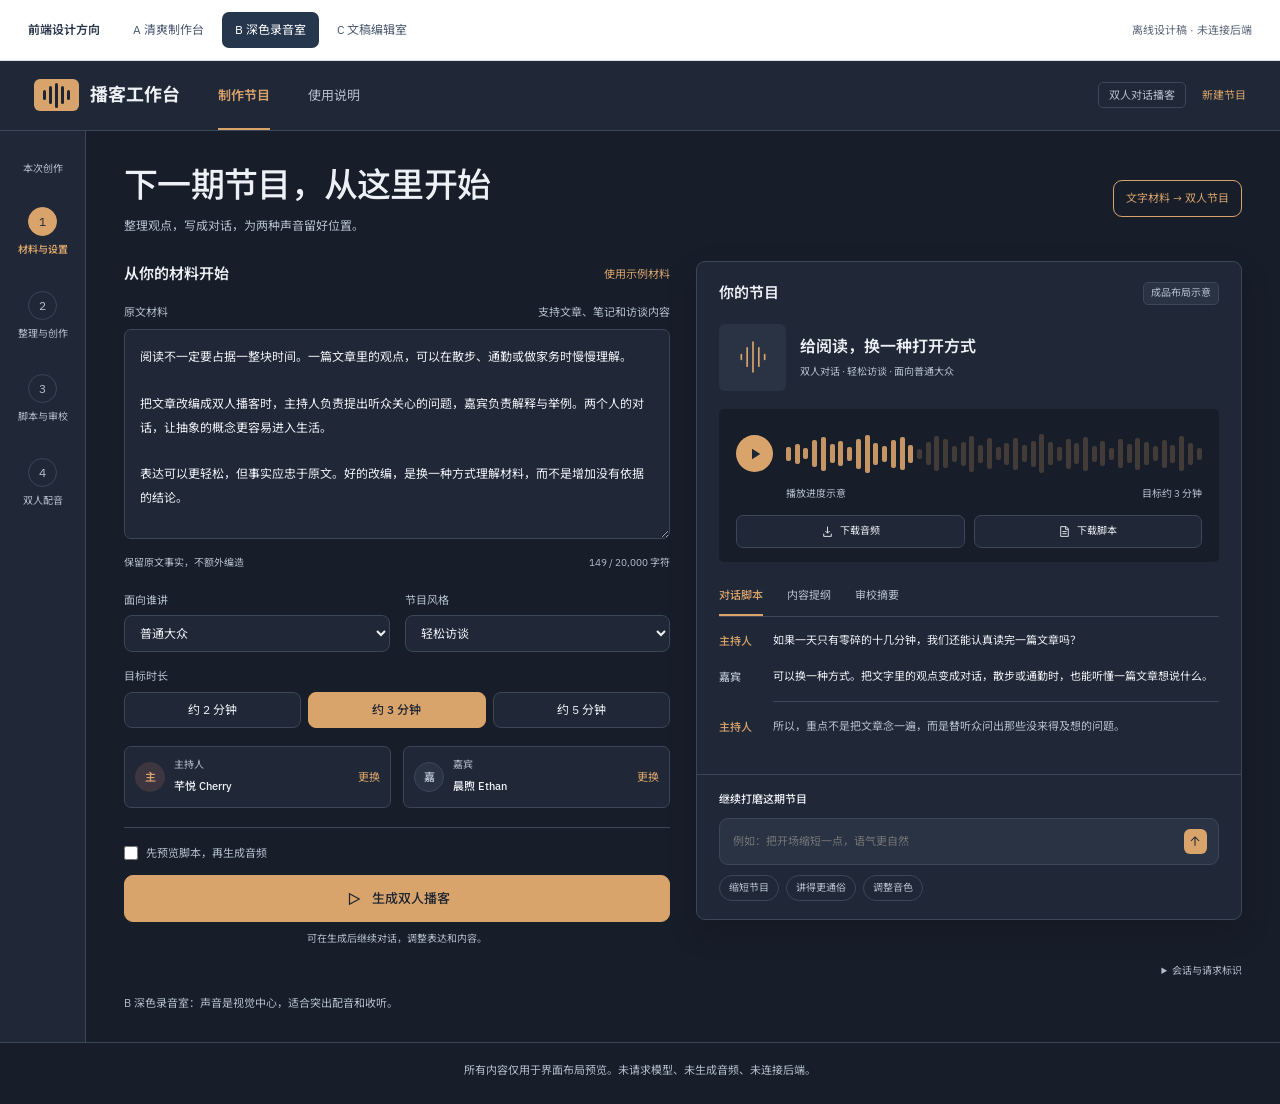
<file: design/previews/studio.html>
<!doctype html>
<html lang="zh-CN">
<head>
  <meta charset="utf-8">
  <meta name="viewport" content="width=device-width,initial-scale=1">
  <title>播客工作台 · 前端风格预览</title>
  <link rel="preconnect" href="https://fonts.googleapis.com">
  <link rel="preconnect" href="https://fonts.gstatic.com" crossorigin>
  <link href="https://fonts.googleapis.com/css2?family=IBM+Plex+Sans:wght@400;500;600&family=Noto+Sans+SC:wght@400;500;600;700&family=Noto+Serif+SC:wght@500;600&display=swap" rel="stylesheet">
  <style>
    *{box-sizing:border-box}body{margin:0;min-width:800px;font:14px/1.65 'Noto Sans SC','Microsoft YaHei',sans-serif;color:var(--text);background:var(--bg);--bg:#f3f6fb;--surface:#fff;--raised:#f8faff;--text:#17253b;--muted:#596b83;--accent:#2759d8;--tint:#eaf0ff;--line:#dce5f0;--good:#25735a;--radius:16px}button,input,textarea,select{font:inherit}button{cursor:pointer}button,a,input,select,textarea{outline-offset:4px}button:focus-visible,a:focus-visible{outline:3px solid var(--accent)}button{transition:background .18s,color .18s,border-color .18s}button:disabled{cursor:not-allowed;opacity:.55}svg{vertical-align:middle;flex:none}button svg{width:18px;height:18px}a{color:inherit}button{color:inherit} .design-bar{display:flex;align-items:center;gap:20px;padding:12px 28px;background:#fff;color:#29364b;border-bottom:1px solid #d9e0eb;position:relative;z-index:5}.design-brand{font-size:12px;font-weight:600;white-space:nowrap}.style-switch{display:flex;gap:5px}.style-switch button{border:0;background:transparent;border-radius:7px;padding:8px 13px;font-size:12px;color:#4c5b71}.style-switch button[aria-pressed=true]{background:#25364d;color:#fff}.preview-note{margin-left:auto;font-size:11px;color:#5c6879}.app{max-width:1600px;margin:auto;min-height:850px}.app-nav{height:76px;padding:0 34px;display:flex;align-items:center;gap:38px;border-bottom:1px solid var(--line);background:var(--surface)}.logo{font-size:18px;font-weight:700;display:flex;align-items:center;gap:11px;white-space:nowrap}.logo-mark{display:flex;align-items:center;gap:3px;height:32px;padding:0 9px;background:var(--accent);color:var(--surface);border-radius:9px}.logo-mark i{display:block;width:3px;background:currentColor;border-radius:4px}.logo-mark i:nth-child(1),.logo-mark i:nth-child(5){height:10px}.logo-mark i:nth-child(2),.logo-mark i:nth-child(4){height:18px}.logo-mark i:nth-child(3){height:25px}.nav-item{font-size:13px;padding:24px 0 22px;align-self:stretch;display:flex;align-items:center;color:var(--muted);border:0;border-bottom:2px solid transparent;background:none}.nav-item.active{color:var(--accent);border-color:var(--accent);font-weight:600}.nav-end{margin-left:auto;display:flex;align-items:center;gap:16px}.quiet-badge{font-size:11px;border:1px solid var(--line);border-radius:20px;padding:3px 10px;color:var(--muted)}.workspace{display:grid;grid-template-columns:188px minmax(0,1fr)}.sidebar{padding:32px 18px;background:var(--surface);border-right:1px solid var(--line)}.sidebar-title{font-size:11px;color:var(--muted);margin:0 12px 20px}.side-step{display:flex;align-items:center;gap:11px;padding:13px 12px;border-radius:9px;margin-bottom:6px;font-size:12px;color:var(--muted)}.side-step.active{background:var(--tint);color:var(--accent);font-weight:600}.step-index{width:23px;height:23px;display:grid;place-items:center;border:1px solid var(--line);border-radius:7px;font:12px 'IBM Plex Sans',sans-serif}.side-step.active .step-index{background:var(--accent);border-color:var(--accent);color:var(--surface)}.sidebar-bottom{margin:140px 12px 0;font-size:11px;color:var(--muted)}.sidebar-bottom p{margin:8px 0}.side-line{height:1px;background:var(--line);margin:20px 0}.main{padding:33px 36px 25px;min-width:0}.intro{display:flex;justify-content:space-between;align-items:center;gap:24px;margin-bottom:25px}.intro h1{font-size:32px;font-weight:600;letter-spacing:-1px;line-height:1.4;margin:0 0 8px}.intro p{margin:0;color:var(--muted);font-size:12px}.intro .mode-mark{border:1px solid var(--line);border-radius:9px;background:var(--surface);padding:8px 12px;color:var(--muted);font-size:11px;white-space:nowrap}.columns{display:grid;grid-template-columns:1fr .95fr;gap:23px;align-items:start}.panel{background:var(--surface);border:1px solid var(--line);border-radius:var(--radius);overflow:hidden}.panel-header{display:flex;align-items:center;justify-content:space-between;padding:19px 22px 15px;gap:12px}.panel-header h2{font-size:15px;font-weight:600;margin:0}.text-button{border:0;background:none;color:var(--accent);font-size:11px;padding:4px 0}.source-panel .panel-body{padding:0 22px 20px}.material-label{font-size:11px;color:var(--muted);display:flex;justify-content:space-between;margin-bottom:8px}textarea{width:100%;resize:vertical;min-height:198px;border:1px solid var(--line);border-radius:10px;background:var(--raised);padding:15px;color:var(--text);line-height:1.95;font-size:12px}textarea::placeholder{color:var(--muted)}.material-foot{display:flex;align-items:center;justify-content:space-between;color:var(--muted);font-size:10px;margin:8px 0 20px}.field-row{display:grid;grid-template-columns:1fr 1fr;gap:15px}.field{display:block;font-size:11px;color:var(--muted);margin-bottom:15px}.field select{display:block;width:100%;border:1px solid var(--line);border-radius:8px;padding:9px 11px;margin-top:6px;color:var(--text);background:var(--surface);font-size:12px}.duration-field{margin-bottom:18px}.field-name{font-size:11px;color:var(--muted);margin-bottom:7px;display:block}.segmented{display:flex;gap:7px}.segmented button{flex:1;border:1px solid var(--line);background:var(--surface);padding:7px 0;border-radius:8px;font-size:12px}.segmented button[aria-pressed=true]{background:var(--tint);border-color:var(--accent);color:var(--accent);font-weight:500}.voice-row{display:grid;grid-template-columns:1fr 1fr;gap:12px}.voice{display:flex;gap:9px;align-items:center;border:1px solid var(--line);border-radius:8px;padding:10px}.avatar{width:30px;height:30px;border-radius:50%;background:var(--tint);display:grid;place-items:center;font-size:11px;font-weight:600;color:var(--accent)}.avatar.guest{background:var(--raised);color:var(--muted);border:1px solid var(--line)}.voice small{display:block;font-size:10px;color:var(--muted)}.voice b{font-size:11px;font-weight:500}.voice .text-button{margin-left:auto}.action-box{margin-top:20px;padding-top:16px;border-top:1px solid var(--line)}.check-label{display:flex;gap:8px;align-items:center;font-size:11px;color:var(--muted);margin-bottom:13px}.check-label input{accent-color:var(--accent);width:14px;height:14px;margin:0}.primary{display:flex;align-items:center;justify-content:center;gap:9px;border:1px solid var(--accent);background:var(--accent);color:#fff;font-size:13px;font-weight:500;border-radius:9px;width:100%;padding:12px 18px}.primary:hover{filter:brightness(.93)}.helper{font-size:10px;color:var(--muted);text-align:center;margin:9px 0 0}.result-panel{position:relative}.result-header-label{font-size:10px;color:var(--muted);background:var(--raised);border:1px solid var(--line);padding:2px 7px;border-radius:5px}.result-body{padding:0 22px 19px}.episode-summary{display:flex;align-items:center;gap:14px;margin:3px 0 18px}.episode-art{height:67px;width:67px;background:var(--tint);border-radius:12px;display:grid;place-items:center;color:var(--accent);flex:none}.episode-art svg{width:40px;height:40px}.episode-title{margin:0 0 5px;font-size:16px;line-height:1.6;font-weight:600}.episode-subtitle{font-size:10px;color:var(--muted);margin:0}.wave-player{padding:15px 16px 12px;background:var(--raised);border-radius:11px;margin-bottom:18px}.player-main{display:flex;gap:13px;align-items:center}.play{width:37px;height:37px;border:0;background:var(--accent);color:#fff;display:grid;place-items:center;border-radius:50%;flex:none}.wave{display:flex;align-items:center;justify-content:space-between;gap:3px;width:100%;height:38px;overflow:hidden}.wave i{display:block;flex:1;max-width:4px;min-width:2px;border-radius:5px;background:var(--accent);opacity:.22}.wave i:nth-child(-n+15){opacity:.9}.time-row{display:flex;justify-content:space-between;align-items:center;font-size:10px;color:var(--muted);margin:7px 0 0 50px}.player-actions{display:flex;gap:9px;margin-top:13px}.secondary{border:1px solid var(--line);background:var(--surface);border-radius:7px;padding:7px 11px;font-size:10px;color:var(--text);display:flex;align-items:center;justify-content:center;gap:6px}.secondary:hover{background:var(--raised)}.secondary svg{width:13px;height:13px}.player-actions .secondary{flex:1}.result-tabs{display:flex;gap:24px;border-bottom:1px solid var(--line);margin-bottom:13px}.result-tabs button{border:0;border-bottom:2px solid transparent;background:none;padding:6px 0 10px;font-size:11px;color:var(--muted)}.result-tabs button[aria-selected=true]{border-color:var(--accent);color:var(--accent);font-weight:500}.script{display:flex;flex-direction:column;gap:14px}.turn{display:grid;grid-template-columns:43px 1fr;gap:11px;font-size:11px}.speaker{color:var(--accent);font-weight:500;padding-top:2px}.turn.guest .speaker{color:var(--muted)}.turn p{margin:0;line-height:1.95}.turn-line{height:1px;background:var(--line);margin:0 0 0 54px}.turn:last-child{color:var(--muted)}.revision-box{border-top:1px solid var(--line);padding:15px 22px 18px;margin-top:18px}.revision-label{font-size:11px;font-weight:500;margin-bottom:9px}.revision-input{display:flex;align-items:center;gap:9px;border:1px solid var(--line);border-radius:9px;padding:10px 11px;background:var(--raised)}.revision-input input{width:100%;border:0;background:transparent;min-width:0;color:var(--text);font-size:11px}.revision-input button{border:0;background:var(--accent);color:#fff;border-radius:6px;width:25px;height:25px;display:grid;place-items:center;padding:0}.revision-input svg{width:14px;height:14px}.quick-actions{display:flex;gap:7px;margin-top:10px;flex-wrap:wrap}.quick-actions button{font-size:10px;background:var(--surface);border:1px solid var(--line);border-radius:20px;padding:4px 9px;color:var(--muted)}.trace{display:flex;gap:12px;justify-content:flex-end;margin-top:15px;font-size:10px;color:var(--muted)}.trace summary{cursor:pointer}.trace p{margin:6px 0;font-family:'IBM Plex Sans',sans-serif}.style-caption{padding:15px 0 0;color:var(--muted);font-size:11px;display:flex;gap:8px;align-items:center}.state-bar{display:none;padding:10px 18px;background:var(--tint);margin:0 0 18px;border-radius:8px;color:var(--accent);font-size:11px;gap:12px}.state-bar.show{display:flex}.state-dot{width:7px;height:7px;background:currentColor;border-radius:50%;display:inline-block;margin-right:5px}.notice{display:none;padding:11px 16px;margin-top:15px;border-left:3px solid var(--accent);background:var(--tint);color:var(--text);font-size:12px}.notice.show{display:block}.design-status{margin-left:5px;font-size:11px}.extra-tab{font-size:12px;color:var(--muted);line-height:1.9;padding:7px 0;min-height:184px}.extra-tab p{margin:0 0 12px}.design-footer{padding:18px 32px 24px;text-align:center;color:var(--muted);font-size:11px;border-top:1px solid var(--line);background:var(--surface)}
    body[data-theme=studio]{--bg:#171d29;--surface:#202837;--raised:#293344;--text:#edf0f5;--muted:#b4bfce;--accent:#d9a46b;--tint:#3d3540;--line:#3b4658;--good:#99c6af;--radius:9px;font-family:'IBM Plex Sans','Noto Sans SC','Microsoft YaHei',sans-serif}.studio .app-nav{height:70px}.studio .workspace{grid-template-columns:86px 1fr}.studio .sidebar{padding:30px 10px}.studio .side-step{display:flex;flex-direction:column;padding:13px 0;gap:6px;font-size:10px}.studio .sidebar-title{margin:0 0 17px;text-align:center;font-size:10px}.studio .sidebar-bottom{display:none}.studio .side-step.active{background:transparent}.studio .step-index{border-radius:50%;height:29px;width:29px}.studio .main{padding:30px 38px}.studio .intro{margin-bottom:25px}.studio .intro h1{font-size:34px;font-weight:500;letter-spacing:-.7px}.studio .columns{grid-template-columns:1fr 1fr;gap:26px}.studio .source-panel{background:transparent;border:0;overflow:visible}.studio .source-panel .panel-header{padding:0 0 16px}.studio .source-panel .panel-body{padding:0}.studio textarea{background:var(--surface);border-radius:7px;min-height:210px}.studio .result-panel{border-color:var(--line);box-shadow:0 12px 32px #0002}.studio .wave-player{background:var(--bg);padding:20px 17px 14px;border-radius:5px}.studio .wave{height:50px}.studio .wave i{max-width:5px;border-radius:2px}.studio .episode-art{background:var(--raised);border-radius:6px}.studio .primary,.studio .play,.studio .revision-input button{color:#1d2532}.studio .logo-mark{color:#1d2532;border-radius:6px}.studio .quiet-badge{border-radius:5px}.studio .segmented button[aria-pressed=true]{background:var(--accent);color:#1d2532}.studio .voice{background:var(--surface);border-radius:7px}.studio .nav-item.active{color:var(--accent)}.studio .mode-mark{background:transparent}.studio .action-box{margin-top:19px}.studio .design-footer{background:var(--bg)}.studio .intro .mode-mark{border-color:var(--accent);color:var(--accent)}
    body[data-theme=editorial]{--bg:#f7f6fb;--surface:#fff;--raised:#f5f2fa;--text:#332c47;--muted:#706780;--accent:#7052a3;--tint:#eee8f8;--line:#e4deee;--good:#4f785d;--radius:8px}.editorial .app{max-width:1440px}.editorial .workspace{display:block}.editorial .sidebar{display:none}.editorial .app-nav{height:80px;background:transparent;padding:0 58px;gap:40px}.editorial .logo-mark{border-radius:50%;background:var(--tint);color:var(--accent)}.editorial .main{max-width:1150px;padding:33px 26px 25px;margin:auto}.editorial .intro{display:block;text-align:center;margin:0 0 33px}.editorial .intro h1{font-family:'Noto Serif SC','SimSun',serif;font-size:35px;font-weight:500;letter-spacing:1px;margin:0 0 11px}.editorial .intro p{font-size:12px}.editorial .intro .mode-mark{display:none}.editorial .columns{grid-template-columns:1.15fr 1fr;gap:28px}.editorial .source-panel{border:0;box-shadow:0 8px 24px #39225008}.editorial .panel-header{padding:23px 25px 17px}.editorial .panel-header h2{font-family:'Noto Serif SC','SimSun',serif;font-size:17px}.editorial .source-panel .panel-body{padding:0 25px 22px}.editorial textarea{background:transparent;border:0;border-left:2px solid var(--line);border-radius:0;padding:0 0 0 16px;line-height:2.1;min-height:205px;font-size:13px}.editorial .result-panel{background:transparent;border:0}.editorial .result-panel .panel-header{padding:0 0 16px}.editorial .result-body{padding:0}.editorial .episode-art{width:72px;height:72px;border-radius:50%;background:var(--surface);border:1px solid var(--line)}.editorial .episode-title{font-family:'Noto Serif SC','SimSun',serif;font-size:19px;font-weight:500}.editorial .wave-player{background:var(--surface);padding:17px;border:1px solid var(--line);border-radius:8px}.editorial .revision-box{padding:16px 0 0}.editorial .revision-input{background:var(--surface)}.editorial .quick-actions button{background:transparent}.editorial .voice{border:0;padding:7px 0}.editorial .primary{border-radius:5px}.editorial .result-tabs{gap:29px}.editorial .script{padding-top:3px}.editorial .turn{font-size:12px;line-height:2}.editorial .trace{justify-content:flex-start}.editorial .design-footer{background:transparent}.editorial .quiet-badge{background:var(--surface)}.editorial .style-caption{justify-content:center}
    [hidden]{display:none!important}
    @media(min-width:1450px){.main{padding-top:40px}.intro h1{font-size:38px}.columns{gap:30px}.panel-header{padding:22px 25px 18px}.source-panel .panel-body{padding:0 25px 25px}.result-body{padding:0 25px 22px}.revision-box{padding:18px 25px 23px}.turn{font-size:12px}textarea{font-size:13px;min-height:225px}}
    @media(max-width:1100px){.workspace{grid-template-columns:140px 1fr}.sidebar{padding:25px 10px}.main{padding:26px 22px}.columns{gap:15px}.panel-header{padding:16px}.source-panel .panel-body,.result-body{padding-left:16px;padding-right:16px}.revision-box{padding:15px 16px}.intro h1{font-size:27px}.design-bar{padding:10px 18px;gap:10px}.preview-note{max-width:145px;font-size:10px}.style-switch button{padding:7px 8px}.voice{padding:8px}.voice .text-button{display:none}.studio .main{padding:25px}.editorial .main{padding:26px}.editorial .intro h1{font-size:30px}}
    @media(prefers-reduced-motion:reduce){*{transition:none!important}}
  </style>
</head>
<body data-theme="studio" class="studio">
  <div class="design-bar">
    <span class="design-brand">前端设计方向</span>
    <div class="style-switch" aria-label="选择预览风格">
      <button type="button" data-style="clear" aria-pressed="true">A 清爽制作台</button>
      <button type="button" data-style="studio" aria-pressed="false">B 深色录音室</button>
      <button type="button" data-style="editorial" aria-pressed="false">C 文稿编辑室</button>
    </div>
    <span class="preview-note">离线设计稿 · 未连接后端</span>
  </div>
  <div class="app">
    <header class="app-nav">
      <div class="logo"><span class="logo-mark" aria-hidden="true"><i></i><i></i><i></i><i></i><i></i></span>播客工作台</div>
      <button type="button" class="nav-item active" data-nav="workbench">制作节目</button>
      <button type="button" class="nav-item" data-nav="help">使用说明</button>
      <div class="nav-end"><span class="quiet-badge">双人对话播客</span><button class="text-button" type="button" id="reset">新建节目</button></div>
    </header>
    <div class="workspace">
      <aside class="sidebar" aria-label="制作流程">
        <p class="sidebar-title">本次创作</p>
        <div class="side-step active"><span class="step-index">1</span><span>材料与设置</span></div>
        <div class="side-step"><span class="step-index">2</span><span>整理与创作</span></div>
        <div class="side-step"><span class="step-index">3</span><span>脚本与审校</span></div>
        <div class="side-step"><span class="step-index">4</span><span>双人配音</span></div>
        <div class="sidebar-bottom"><div class="side-line"></div><p>从原文出发</p><p>保持事实，换一种表达。</p><p>让文字变成可以听的对话。</p></div>
      </aside>
      <main class="main">
        <section class="intro">
          <div><h1 id="headline">把文字变成一场对话</h1><p id="subhead">放入一篇文章，制作你的下一期双人播客。</p></div>
          <span class="mode-mark">文字材料 → 双人节目</span>
        </section>
        <div class="state-bar" id="stage-demo" role="status"><span><i class="state-dot"></i>制作中布局示意</span><span>整理材料</span><span>编写对话</span><span>内容审校</span><span>分角色配音</span></div>
        <div class="columns">
          <section class="panel source-panel" aria-label="材料与设置">
            <div class="panel-header"><h2>从你的材料开始</h2><button class="text-button" id="example" type="button">使用示例材料</button></div>
            <div class="panel-body">
              <label class="material-label" for="material"><span>原文材料</span><span>支持文章、笔记和访谈内容</span></label>
              <textarea id="material" placeholder="把你想聊的文章粘贴到这里……">阅读不一定要占据一整块时间。一篇文章里的观点，可以在散步、通勤或做家务时慢慢理解。

把文章改编成双人播客时，主持人负责提出听众关心的问题，嘉宾负责解释与举例。两个人的对话，让抽象的概念更容易进入生活。

表达可以更轻松，但事实应忠于原文。好的改编，是换一种方式理解材料，而不是增加没有依据的结论。</textarea>
              <div class="material-foot"><span>保留原文事实，不额外编造</span><span><span id="char-count">0</span> / 20,000 字符</span></div>
              <div class="field-row">
                <label class="field">面向谁讲<select id="audience"><option>普通大众</option><option>初学者</option><option>专业听众</option></select></label>
                <label class="field">节目风格<select id="tone"><option>轻松访谈</option><option>知识讲解</option></select></label>
              </div>
              <div class="duration-field"><span class="field-name">目标时长</span><div class="segmented" aria-label="目标时长"><button type="button" data-duration="2" aria-pressed="false">约 2 分钟</button><button type="button" data-duration="3" aria-pressed="true">约 3 分钟</button><button type="button" data-duration="5" aria-pressed="false">约 5 分钟</button></div></div>
              <div class="voice-row">
                <div class="voice"><span class="avatar">主</span><span><small>主持人</small><b id="host-name">芊悦 Cherry</b></span><button type="button" class="text-button" data-voice="host">更换</button></div>
                <div class="voice"><span class="avatar guest">嘉</span><span><small>嘉宾</small><b id="guest-name">晨煦 Ethan</b></span><button type="button" class="text-button" data-voice="guest">更换</button></div>
              </div>
              <div class="action-box"><label class="check-label"><input type="checkbox" id="preview-only">先预览脚本，再生成音频</label><button type="button" class="primary" id="generate"><svg viewBox="0 0 24 24" fill="none" stroke="currentColor" stroke-width="1.6" aria-hidden="true"><path d="M6 5v14l13-7z"/></svg><span id="generate-label">生成双人播客</span></button><p class="helper">可在生成后继续对话，调整表达和内容。</p></div>
            </div>
          </section>
          <section class="panel result-panel" aria-label="脚本与音频布局预览">
            <div class="panel-header"><h2>你的节目</h2><span class="result-header-label">成品布局示意</span></div>
            <div class="result-body">
              <div class="episode-summary"><div class="episode-art" aria-hidden="true"><svg viewBox="0 0 48 48" fill="none" stroke="currentColor" stroke-width="2"><path d="M10 21v6M17 13v22M24 6v36M31 13v22M38 21v6" stroke-linecap="round"/></svg></div><div><h3 class="episode-title">给阅读，换一种打开方式</h3><p class="episode-subtitle">双人对话 · 轻松访谈 · 面向普通大众</p></div></div>
              <div class="wave-player"><div class="player-main"><button class="play" type="button" aria-label="播放器布局示意" data-demo="播放控件为位置示意，接入后端后才可播放真实音频。"><svg viewBox="0 0 24 24" fill="currentColor" aria-hidden="true"><path d="m8 5 11 7-11 7z"/></svg></button><div class="wave" aria-label="音频波形位置示意" id="wave"></div></div><div class="time-row"><span>播放进度示意</span><span>目标约 3 分钟</span></div><div class="player-actions"><button class="secondary" type="button" data-demo="音频下载入口位置示意，当前没有生成音频。"><svg viewBox="0 0 24 24" fill="none" stroke="currentColor" stroke-width="1.7" aria-hidden="true"><path d="M12 3v12m-4-4 4 4 4-4M5 16v5h14v-5"/></svg>下载音频</button><button class="secondary" type="button" data-demo="脚本下载入口位置示意，当前仅展示设计内容。"><svg viewBox="0 0 24 24" fill="none" stroke="currentColor" stroke-width="1.7" aria-hidden="true"><path d="M5 3h10l4 4v14H5zM14 3v5h5M8 12h8M8 16h8"/></svg>下载脚本</button></div></div>
              <div class="result-tabs" role="tablist" aria-label="节目内容"><button type="button" role="tab" aria-selected="true" data-tab="script">对话脚本</button><button type="button" role="tab" aria-selected="false" data-tab="outline">内容提纲</button><button type="button" role="tab" aria-selected="false" data-tab="review">审校摘要</button></div>
              <div class="script" id="script-view"><div class="turn"><span class="speaker">主持人</span><p>如果一天只有零碎的十几分钟，我们还能认真读完一篇文章吗？</p></div><div class="turn guest"><span class="speaker">嘉宾</span><p>可以换一种方式。把文字里的观点变成对话，散步或通勤时，也能听懂一篇文章想说什么。</p></div><div class="turn-line"></div><div class="turn"><span class="speaker">主持人</span><p>所以，重点不是把文章念一遍，而是替听众问出那些没来得及想的问题。</p></div></div>
              <div class="extra-tab" id="outline-view" hidden><p>一、零碎时间里的阅读需求</p><p>二、主持人提问与嘉宾解释的分工</p><p>三、口语化表达与忠于原文的平衡</p></div>
              <div class="extra-tab" id="review-view" hidden><p>设计稿中的审校结果区域。</p><p>正式对接后展示实际返回的审校摘要，不预设“全部正确”，也不以模型审校保证事实准确。</p></div>
            </div>
            <div class="revision-box"><div class="revision-label">继续打磨这期节目</div><div class="revision-input"><input aria-label="修改要求" id="revision-text" placeholder="例如：把开场缩短一点，语气更自然"><button type="button" aria-label="提交修改布局示意" id="revise"><svg viewBox="0 0 24 24" fill="none" stroke="currentColor" stroke-width="1.8" aria-hidden="true"><path d="m5 12 7-7 7 7M12 5v15"/></svg></button></div><div class="quick-actions"><button type="button" data-edit="缩短节目，保留核心观点">缩短节目</button><button type="button" data-edit="解释得更通俗，保持原文事实">讲得更通俗</button><button type="button" data-edit="调整主持人和嘉宾的音色">调整音色</button></div></div>
          </section>
        </div>
        <div class="notice" id="notice" role="status"></div>
        <div class="trace"><details><summary>会话与请求标识</summary><p>session_id：设计示例　trace_id：设计示例</p></details></div>
        <div class="style-caption"><span id="style-description">A 清爽制作台：材料与成品并排，制作流程一眼可见。</span></div>
      </main>
    </div>
    <footer class="design-footer">所有内容仅用于界面布局预览。未请求模型、未生成音频、未连接后端。</footer>
  </div>
  <script>
    (() => {
      const root = document.body;
      const get = id => document.getElementById(id);
      const copy = {
        clear: ['把文字变成一场对话', '放入一篇文章，制作你的下一期双人播客。', 'A 清爽制作台：材料与成品并排，制作流程一眼可见。'],
        studio: ['下一期节目，从这里开始', '整理观点，写成对话，为两种声音留好位置。', 'B 深色录音室：声音是视觉中心，适合突出配音和收听。'],
        editorial: ['从一篇文章，到两个人的声音', '把值得理解的内容，讲成值得听的对话。', 'C 文稿编辑室：更安静的阅读与编辑体验，重点放在内容。']
      };
      function chooseStyle(style) {
        if (!copy[style]) style = 'clear';
        root.dataset.theme = style; root.className = style;
        document.querySelectorAll('[data-style]').forEach(button => button.setAttribute('aria-pressed', String(button.dataset.style === style)));
        get('headline').textContent = copy[style][0]; get('subhead').textContent = copy[style][1]; get('style-description').textContent = copy[style][2];
      }
      const initial = new URLSearchParams(location.search).get('style') || 'studio';
      chooseStyle(initial);
      document.querySelectorAll('[data-style]').forEach(button => button.addEventListener('click', () => chooseStyle(button.dataset.style)));
      const material = get('material'); const sample = material.value;
      const updateCount = () => { get('char-count').textContent = [...material.value].length.toLocaleString(); };
      material.addEventListener('input', updateCount); updateCount();
      get('example').addEventListener('click', () => { material.value = sample; updateCount(); });
      const notice = text => { get('notice').textContent = text; get('notice').classList.add('show'); };
      get('preview-only').addEventListener('change', event => { get('generate-label').textContent = event.target.checked ? '生成双人脚本' : '生成双人播客'; });
      get('generate').addEventListener('click', () => { get('stage-demo').classList.toggle('show'); notice('这里仅切换制作进度的布局示意，没有发起生成请求。设计确定后再对接实际进度。'); });
      document.querySelectorAll('[data-duration]').forEach(button => button.addEventListener('click', () => { document.querySelectorAll('[data-duration]').forEach(peer => peer.setAttribute('aria-pressed', String(peer === button))); }));
      document.querySelectorAll('[data-demo]').forEach(button => button.addEventListener('click', () => notice(button.dataset.demo)));
      document.querySelectorAll('[data-edit]').forEach(button => button.addEventListener('click', () => { get('revision-text').value = button.dataset.edit; get('revision-text').focus(); }));
      document.querySelectorAll('[data-voice]').forEach(button => button.addEventListener('click', () => notice('音色选择器的位置示意。正式页面只列出已核实可用的音色，不在设计稿里试听或调用服务。')));
      get('revise').addEventListener('click', () => notice('修改要求输入区示意，尚未提交到后端。'));
      get('reset').addEventListener('click', () => { material.value = ''; get('revision-text').value = ''; get('stage-demo').classList.remove('show'); get('notice').classList.remove('show'); updateCount(); material.focus(); });
      document.querySelectorAll('[data-nav=help]').forEach(button => button.addEventListener('click', () => notice('操作流程：粘贴材料并选择设置，生成后查看脚本和音频，再通过对话继续修改。也可以先预览脚本。')));
      document.querySelectorAll('[data-tab]').forEach(button => button.addEventListener('click', () => {
        document.querySelectorAll('[data-tab]').forEach(peer => peer.setAttribute('aria-selected', String(peer === button)));
        ['script', 'outline', 'review'].forEach(name => { get(name + '-view').hidden = name !== button.dataset.tab; });
      }));
      [14,20,11,27,34,19,25,14,30,38,22,16,28,33,18,10,23,35,29,16,24,36,18,31,13,22,32,17,26,39,23,14,30,21,34,16,25,12,29,19,32,23,15,28,18,35,22,12].forEach(height => { const bar = document.createElement('i'); bar.style.height = height + 'px'; get('wave').append(bar); });
    })();
  </script>
</body>
</html>
</file>
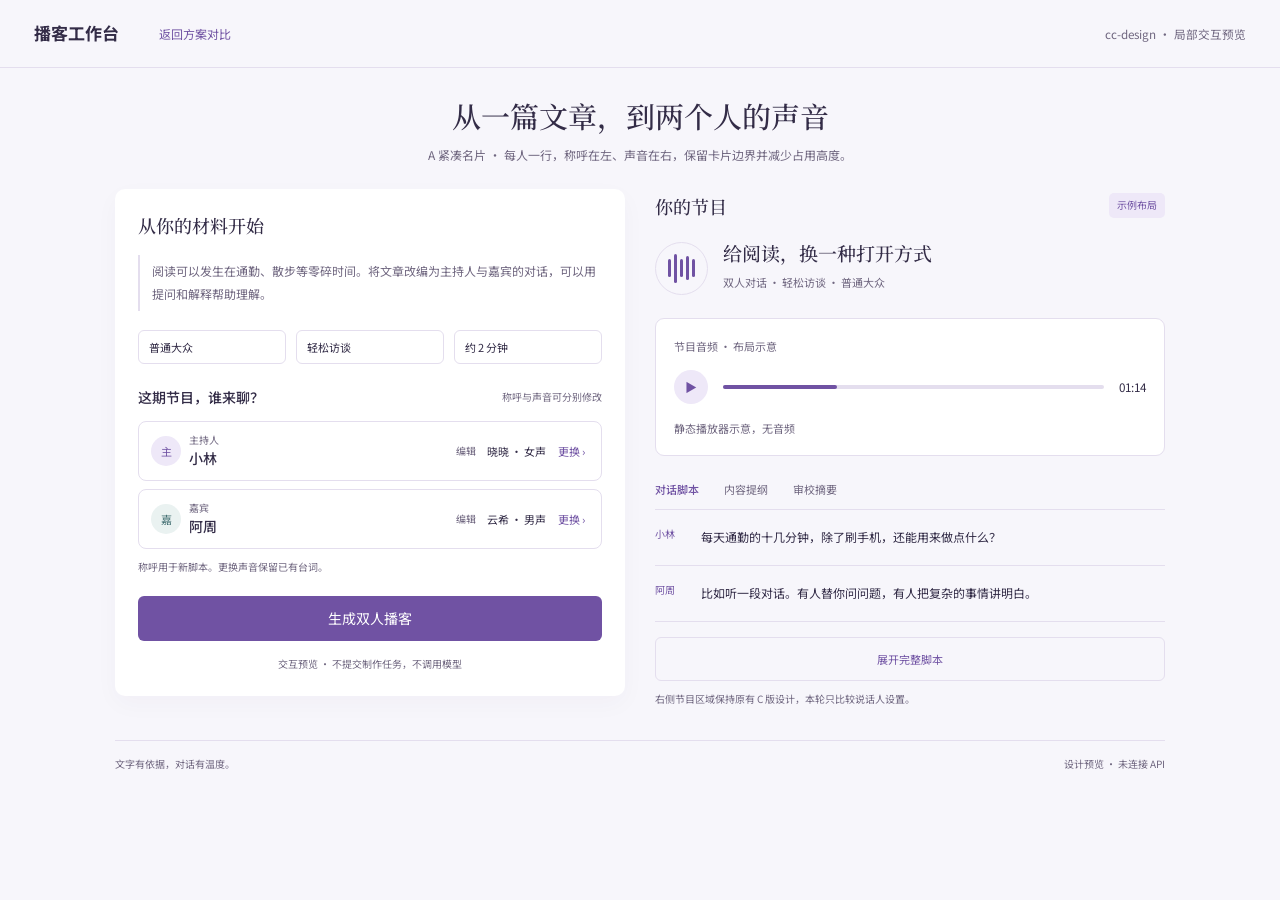
<file: design/speaker-options/a.html>
<!doctype html><html lang="zh-CN"><head><meta charset="utf-8"><meta name="viewport" content="width=device-width,initial-scale=1"><title>A 紧凑名片 · 说话人设置预览</title><link href="https://fonts.googleapis.com/css2?family=Noto+Sans+SC:wght@400;500;600&family=Noto+Serif+SC:wght@500;600&display=swap" rel="stylesheet"><style>
:root{--ink:#332c47;--muted:#706780;--primary:#7052a3;--line:#e4deee;--tint:#eee8f8;--paper:#f7f6fb;--guest:#426f72}*{box-sizing:border-box}body{min-width:800px;margin:0;color:var(--ink);background:var(--paper);font:14px/1.65 'Noto Sans SC','Microsoft YaHei',sans-serif}button,input{font:inherit;color:inherit}button{cursor:pointer}button,a,input{outline-offset:4px}button:focus-visible,a:focus-visible,input:focus-visible,summary:focus-visible{outline:2px solid var(--primary)}button{transition:background .18s,border-color .18s}button:hover{background:var(--tint)}[hidden]{display:none!important}header{height:68px;display:flex;align-items:center;gap:40px;padding:0 34px;border-bottom:1px solid var(--line)}header strong{font-size:17px}header a{font-size:12px;text-decoration:none;color:var(--primary)}header small{margin-left:auto;color:var(--muted)}main{max-width:1110px;margin:auto;padding:26px 30px 45px}.hero{text-align:center;margin-bottom:25px}.hero h1{font:500 29px/1.5 'Noto Serif SC',SimSun,serif;margin:0}.hero p{font-size:12px;color:var(--muted);margin:7px 0}.grid{display:grid;grid-template-columns:minmax(0,1fr) minmax(0,1fr);gap:30px;align-items:start}.material{padding:23px;background:#fff;border-radius:10px;box-shadow:0 8px 24px #39225008}h2{font:500 18px 'Noto Serif SC',SimSun,serif;margin:0 0 17px}.material-source{border-left:2px solid var(--line);font-size:12px;color:var(--muted);padding:5px 0 5px 12px;line-height:1.9;margin-bottom:19px}.mini{display:flex;gap:10px;margin-bottom:22px}.mini span{border:1px solid var(--line);border-radius:6px;padding:7px 10px;font-size:11px;flex:1}.section-title{display:flex;align-items:center;justify-content:space-between;margin-bottom:12px}.section-title h3{font-size:14px;font-weight:500;margin:0}.section-title small{font-size:10px;color:var(--muted)}.speaker-list{display:grid;gap:12px}.speaker{border:1px solid var(--line);border-radius:10px;padding:15px}.speaker-top{display:flex;gap:10px;align-items:center}.avatar{display:grid;place-items:center;width:36px;height:36px;background:var(--tint);color:var(--primary);border-radius:50%;flex:none;font-size:12px}.guest .avatar{background:#eaf2f1;color:var(--guest)}.identity{flex:1;min-width:0}.identity small{display:block;font-size:10px;color:var(--muted)}.name{font-size:15px;font-weight:500}.rename{border:0;background:none;color:var(--muted);font-size:11px;min-height:32px}.voice-row{display:flex;align-items:center;justify-content:space-between;gap:12px;margin-top:13px;padding-top:12px;border-top:1px solid var(--line)}.voice-value{font-size:12px}.voice-value small{font-size:10px;display:block;color:var(--muted);margin-top:2px}.change{border:1px solid var(--line);border-radius:6px;background:#fff;padding:6px 11px;font-size:11px;min-height:36px;white-space:nowrap}.tiny{font-size:10px;color:var(--muted);margin:12px 0 0;line-height:1.8}.primary{width:100%;padding:11px;border:0;background:var(--primary);color:white;border-radius:6px;margin-top:20px}.primary:hover{background:#5e428d}.output{padding:4px 0}.badge{font-size:10px;background:var(--tint);color:var(--primary);padding:4px 8px;border-radius:5px;float:right}.episode{display:flex;gap:15px;align-items:center;margin:20px 0}.wave{width:53px;height:53px;border:1px solid var(--line);border-radius:50%;display:flex;gap:3px;align-items:center;justify-content:center;color:var(--primary)}.wave i{height:18px;width:3px;background:currentColor;border-radius:3px}.wave i:nth-child(2){height:29px}.wave i:nth-child(4){height:24px}.episode b{font:500 19px 'Noto Serif SC',SimSun,serif}.episode p{font-size:11px;color:var(--muted);margin:6px 0}.player{padding:18px;background:white;border:1px solid var(--line);border-radius:9px}.player p{font-size:11px;margin:0;color:var(--muted)}.player-line{display:flex;align-items:center;gap:15px;margin:15px 0}.play{border-radius:50%;background:var(--tint);width:34px;height:34px;display:grid;place-items:center;color:var(--primary);font-size:12px}.track{height:4px;background:var(--line);border-radius:8px;flex:1}.track i{display:block;width:30%;height:4px;background:var(--primary);border-radius:8px}.tabs{border-bottom:1px solid var(--line);display:flex;gap:25px;font-size:11px;margin-top:24px;padding-bottom:11px;color:var(--muted)}.tabs b{font-weight:500;color:var(--primary)}.turn{padding:16px 0;border-bottom:1px solid var(--line);display:flex;gap:14px;font-size:12px}.turn span{font-size:10px;color:var(--primary);width:32px;flex:none}.turn p{margin:0;line-height:1.9}.expand{padding:12px;border:1px solid var(--line);border-radius:6px;text-align:center;font-size:11px;color:var(--primary);margin-top:15px}footer{border-top:1px solid var(--line);font-size:10px;color:var(--muted);padding-top:15px;margin-top:28px;display:flex;justify-content:space-between}.preview-note{font-size:10px;color:var(--muted);text-align:center;margin:15px 0 0}.notice{background:var(--tint);font-size:11px;padding:10px;border-radius:6px;margin-top:12px}dialog{border:1px solid var(--line);border-radius:14px;width:440px;padding:24px;color:var(--ink);box-shadow:0 20px 80px #332c4726}dialog::backdrop{background:#332c4755}.dialog-head{display:flex;align-items:center;justify-content:space-between;gap:20px;margin-bottom:6px}.dialog-head h3{font-size:18px;margin:0}.close{display:grid;place-items:center;border:0;background:var(--paper);width:36px;height:36px;border-radius:50%;padding:0}.close svg{width:16px;height:16px}.dialog-subtitle{font-size:12px;color:var(--muted);margin:0 0 18px}.voice-choice{display:flex;align-items:center;gap:12px;width:100%;text-align:left;background:white;border:1px solid var(--line);border-radius:8px;padding:14px;margin-top:10px}.voice-choice.is-selected{border-color:var(--primary);background:var(--paper)}.voice-choice strong{font-size:14px;font-weight:500}.voice-choice small{display:block;color:var(--muted);font-size:11px}.voice-choice .check{margin-left:auto;color:var(--primary)}details{border-top:1px solid var(--line);margin-top:20px;padding-top:15px;font-size:12px}summary{cursor:pointer;color:var(--muted)}.custom-label{display:block;font-size:11px;margin-top:14px;color:var(--muted)}.custom-input,.rename-input{display:block;width:100%;border:1px solid var(--line);border-radius:6px;padding:10px 11px;margin-top:7px;background:white;color:var(--ink)}.custom-error{color:#9c354e;font-size:11px;margin-top:8px}.custom-save{border:0;border-radius:6px;background:var(--primary);color:white;padding:9px 14px;margin-top:12px}.tab-switch{display:flex;gap:4px;border-radius:8px;background:var(--tint);padding:4px;margin:12px 0 17px}.role-tab{background:transparent;border:0;flex:1;border-radius:6px;padding:9px;color:var(--muted);font-size:12px}.role-tab[aria-selected=true]{background:white;box-shadow:0 2px 6px #332c470d;color:var(--primary)}.b-layout{--guest:#7052a3}.b-layout .speaker{background:#f9f7fd;padding:21px;border:0;border-radius:12px}.b-layout .avatar{width:43px;height:43px;border-radius:10px}.b-layout .voice-row{margin-top:20px}.b-layout .speaker-list{gap:0}.b-layout .tiny{padding:5px 3px}.c-layout{--guest:#876847}.c-layout .speaker{padding:0;border:0;border-radius:0}.c-layout .speaker-list{gap:0;border-top:1px solid var(--line)}.c-layout .speaker-top{padding:17px 0;border-bottom:1px solid var(--line)}.c-layout .avatar{width:31px;height:31px;font-family:SimSun,serif;background:#f5efe8;color:#876847}.c-layout .name{font-family:'Noto Serif SC',SimSun,serif;font-size:16px}.c-layout .voice-row{margin:0;padding:0;border:0;justify-content:flex-end;gap:7px}.c-layout .voice-value small{display:none}.c-layout .change{border:0;padding:3px;color:var(--primary);background:transparent}.c-layout .rename{font-size:10px}.c-layout .speaker-list .identity small{font-size:10px}.c-layout .tiny{margin-top:16px}@media(prefers-reduced-motion:reduce){*{transition:none!important}}
.a-layout .speaker-list{gap:8px}
.a-layout .speaker{padding:10px 12px;border-radius:8px}
.a-layout .speaker-top{gap:8px}
.a-layout .avatar{width:30px;height:30px;font-size:11px}
.a-layout .identity small{font-size:10px;line-height:1.5}
.a-layout .name{font-size:14px;line-height:1.6}
.a-layout .rename{font-size:10px;padding:3px;min-height:32px}
.a-layout .voice-row{margin:0;padding:0;border:0;gap:8px;justify-content:flex-end}
.a-layout .voice-value{font-size:11px;min-width:0;max-width:105px;overflow:hidden;text-overflow:ellipsis;white-space:nowrap}
.a-layout .voice-value small{display:none}
.a-layout .change{border:0;padding:4px;color:var(--primary);background:transparent;min-height:36px}
.a-layout .tiny{margin-top:9px}
</style></head><body class="a-layout"><header><strong>播客工作台</strong><a href="index.html">返回方案对比</a><small>cc-design · 局部交互预览</small></header><main><section class="hero"><h1>从一篇文章，到两个人的声音</h1><p>A 紧凑名片 · 每人一行，称呼在左、声音在右，保留卡片边界并减少占用高度。</p></section><div class="grid"><section class="material"><h2>从你的材料开始</h2><div class="material-source">阅读可以发生在通勤、散步等零碎时间。将文章改编为主持人与嘉宾的对话，可以用提问和解释帮助理解。</div><div class="mini"><span>普通大众</span><span>轻松访谈</span><span>约 2 分钟</span></div><div class="section-title"><h3>这期节目，谁来聊？</h3><small>称呼与声音可分别修改</small></div><div class="speaker-list"><section class="speaker host" data-role="host"><div class="speaker-top"><span class="avatar" aria-hidden="true">主</span><div class="identity"><small>主持人</small><span class="name" data-name="host">小林</span></div><button class="rename" type="button" data-rename="host" aria-label="编辑主持人称呼">编辑</button><div class="voice-row"><div class="voice-value"><span data-voice-label="host">晓晓 · 女声</span><small>当前声音</small></div><button class="change" type="button" data-change="host">更换 ›</button></div></div></section><section class="speaker guest" data-role="guest"><div class="speaker-top"><span class="avatar" aria-hidden="true">嘉</span><div class="identity"><small>嘉宾</small><span class="name" data-name="guest">阿周</span></div><button class="rename" type="button" data-rename="guest" aria-label="编辑嘉宾称呼">编辑</button><div class="voice-row"><div class="voice-value"><span data-voice-label="guest">云希 · 男声</span><small>当前声音</small></div><button class="change" type="button" data-change="guest">更换 ›</button></div></div></section></div><p class="tiny">称呼用于新脚本。更换声音保留已有台词。</p><button type="button" class="primary" id="preview-create">生成双人播客</button><p class="preview-note">交互预览 · 不提交制作任务，不调用模型</p><p class="notice" id="preview-notice" role="status" hidden></p></section><section class="output"><span class="badge">示例布局</span><h2>你的节目</h2><div class="episode"><span class="wave" aria-hidden="true"><i></i><i></i><i></i><i></i><i></i></span><div><b>给阅读，换一种打开方式</b><p>双人对话 · 轻松访谈 · 普通大众</p></div></div><div class="player"><p>节目音频 · 布局示意</p><div class="player-line"><span class="play" aria-hidden="true">▶</span><span class="track"><i></i></span><small>01:14</small></div><p>静态播放器示意，无音频</p></div><div class="tabs"><b>对话脚本</b><span>内容提纲</span><span>审校摘要</span></div><div class="turn"><span>小林</span><p>每天通勤的十几分钟，除了刷手机，还能用来做点什么？</p></div><div class="turn"><span>阿周</span><p>比如听一段对话。有人替你问问题，有人把复杂的事情讲明白。</p></div><div class="expand">展开完整脚本</div><p class="tiny">右侧节目区域保持原有 C 版设计，本轮只比较说话人设置。</p></section></div><footer><span>文字有依据，对话有温度。</span><span>设计预览 · 未连接 API</span></footer></main><dialog id="voice-dialog" aria-labelledby="voice-title"><div class="dialog-head"><h3 id="voice-title">为主持人选择声音</h3><button type="button" class="close" data-close aria-label="关闭声音选择"><svg viewBox="0 0 24 24" fill="none" stroke="currentColor" stroke-width="1.6"><path d="m6 6 12 12M18 6 6 18"/></svg></button></div><p class="dialog-subtitle">先选择声音；名称与音色相互独立。</p><button type="button" class="voice-choice" data-voice="晓晓 · 女声"><span class="avatar" aria-hidden="true">晓</span><span><strong>晓晓</strong><small>女声 · 普通话</small></span><span class="check"></span></button><button type="button" class="voice-choice" data-voice="云希 · 男声"><span class="avatar" aria-hidden="true">云</span><span><strong>云希</strong><small>男声 · 普通话</small></span><span class="check"></span></button><details><summary>高级设置：填写 Edge 音色 ID</summary><label class="custom-label" for="custom-id">完整音色 ID</label><input class="custom-input" id="custom-id" placeholder="例如 zh-CN-XiaoxiaoNeural" maxlength="80" spellcheck="false"><p class="tiny">适用于已有 Edge 音色 ID 的用户，不支持上传或克隆声音。</p><p class="custom-error" id="custom-error" role="alert" hidden></p><button type="button" class="custom-save" id="custom-apply">使用此音色</button></details></dialog><dialog id="name-dialog" aria-labelledby="name-title"><div class="dialog-head"><h3 id="name-title">修改称呼</h3><button class="close" type="button" data-close aria-label="关闭称呼编辑">×</button></div><form id="name-form"><label class="custom-label" for="new-name">节目中的称呼</label><input class="rename-input" id="new-name" maxlength="20" required><button class="primary" type="submit">保存称呼</button></form></dialog><script>let currentRole='host'; const voices={host:'晓晓 · 女声',guest:'云希 · 男声'};const voiceDialog=document.querySelector('#voice-dialog'),nameDialog=document.querySelector('#name-dialog');document.querySelectorAll('[data-change]').forEach(b=>b.onclick=()=>{currentRole=b.dataset.change;document.querySelector('#voice-title').textContent='为'+(currentRole==='host'?'主持人':'嘉宾')+'选择声音';document.querySelectorAll('[data-voice]').forEach(c=>{const on=c.dataset.voice===voices[currentRole];c.classList.toggle('is-selected',on);c.querySelector('.check').textContent=on?'已选择':''});document.querySelector('#custom-error').hidden=true;voiceDialog.showModal()});function applyVoice(label){voices[currentRole]=label;document.querySelector('[data-voice-label="'+currentRole+'"]').textContent=label;voiceDialog.close()}document.querySelectorAll('[data-voice]').forEach(b=>b.onclick=()=>applyVoice(b.dataset.voice));document.querySelector('#custom-apply').onclick=()=>{const value=document.querySelector('#custom-id').value.trim();if(!/^[a-z]{2,3}-[A-Z]{2}-.+Neural$/.test(value)){const e=document.querySelector('#custom-error');e.textContent='请输入完整音色 ID，例如 zh-CN-XiaoxiaoNeural';e.hidden=false;return}applyVoice(value)};document.querySelectorAll('[data-close]').forEach(b=>b.onclick=()=>b.closest('dialog').close());document.querySelectorAll('[data-rename]').forEach(b=>b.onclick=()=>{currentRole=b.dataset.rename;document.querySelector('#new-name').value=document.querySelector('[data-name="'+currentRole+'"]').textContent;nameDialog.showModal()});document.querySelector('#name-form').onsubmit=e=>{e.preventDefault();const value=document.querySelector('#new-name').value.trim();if(value){document.querySelector('[data-name="'+currentRole+'"]').textContent=value;nameDialog.close()}};document.querySelectorAll('[data-role-tab]').forEach(b=>b.onclick=()=>{document.querySelectorAll('[data-role-tab]').forEach(t=>t.setAttribute('aria-selected',String(t===b)));document.querySelectorAll('[data-role]').forEach(s=>s.hidden=s.dataset.role!==b.dataset.roleTab)});document.querySelector('#preview-create').onclick=()=>{const note=document.querySelector('#preview-notice');note.hidden=false;note.textContent='这里仅预览界面。选定方案后，会接入现有生成、修改和音频流程。'};</script></body></html>
</file>
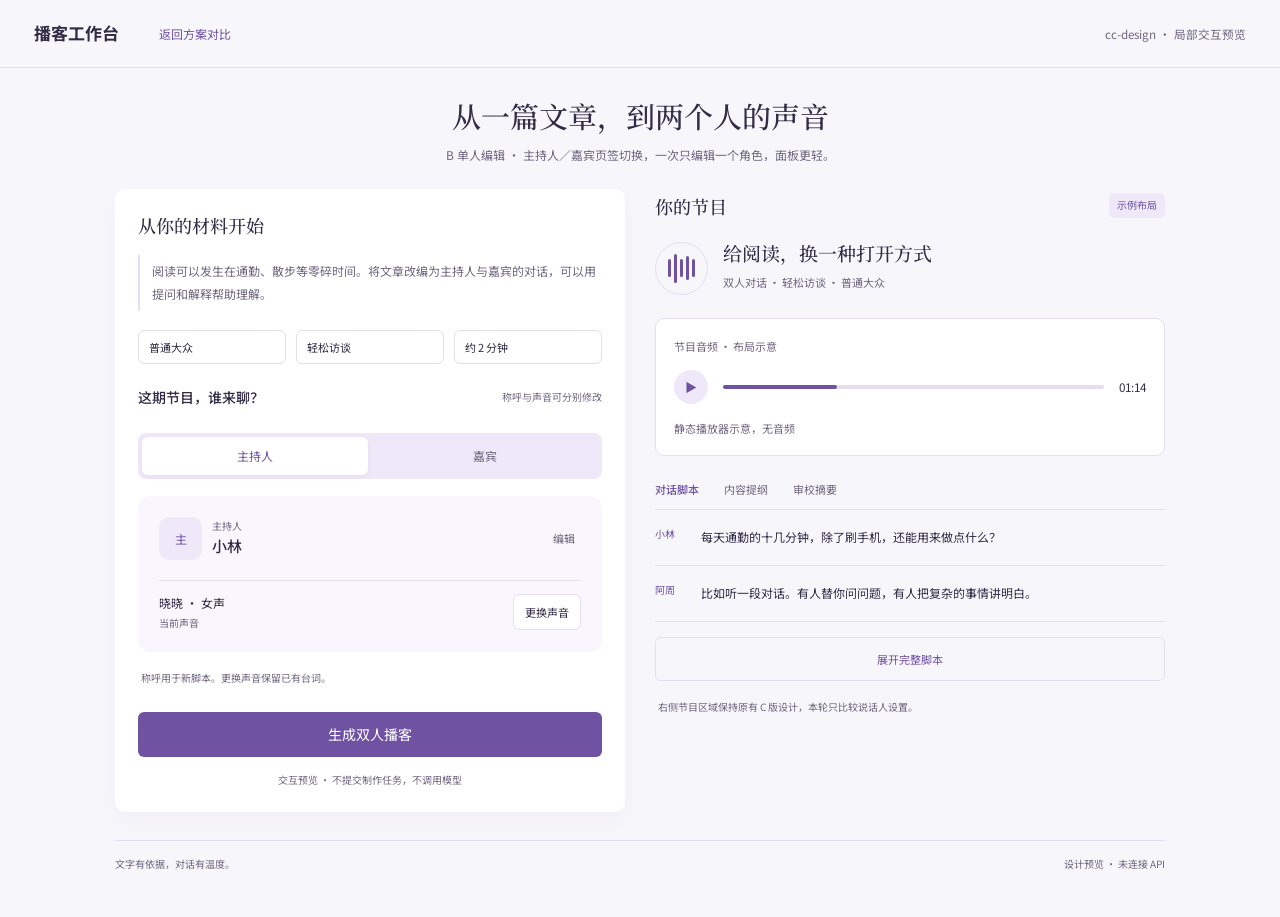
<file: design/speaker-options/b.html>
<!doctype html><html lang="zh-CN"><head><meta charset="utf-8"><meta name="viewport" content="width=device-width,initial-scale=1"><title>B 单人编辑 · 说话人设置预览</title><link href="https://fonts.googleapis.com/css2?family=Noto+Sans+SC:wght@400;500;600&family=Noto+Serif+SC:wght@500;600&display=swap" rel="stylesheet"><style>
:root{--ink:#332c47;--muted:#706780;--primary:#7052a3;--line:#e4deee;--tint:#eee8f8;--paper:#f7f6fb;--guest:#426f72}*{box-sizing:border-box}body{min-width:800px;margin:0;color:var(--ink);background:var(--paper);font:14px/1.65 'Noto Sans SC','Microsoft YaHei',sans-serif}button,input{font:inherit;color:inherit}button{cursor:pointer}button,a,input{outline-offset:4px}button:focus-visible,a:focus-visible,input:focus-visible,summary:focus-visible{outline:2px solid var(--primary)}button{transition:background .18s,border-color .18s}button:hover{background:var(--tint)}[hidden]{display:none!important}header{height:68px;display:flex;align-items:center;gap:40px;padding:0 34px;border-bottom:1px solid var(--line)}header strong{font-size:17px}header a{font-size:12px;text-decoration:none;color:var(--primary)}header small{margin-left:auto;color:var(--muted)}main{max-width:1110px;margin:auto;padding:26px 30px 45px}.hero{text-align:center;margin-bottom:25px}.hero h1{font:500 29px/1.5 'Noto Serif SC',SimSun,serif;margin:0}.hero p{font-size:12px;color:var(--muted);margin:7px 0}.grid{display:grid;grid-template-columns:minmax(0,1fr) minmax(0,1fr);gap:30px;align-items:start}.material{padding:23px;background:#fff;border-radius:10px;box-shadow:0 8px 24px #39225008}h2{font:500 18px 'Noto Serif SC',SimSun,serif;margin:0 0 17px}.material-source{border-left:2px solid var(--line);font-size:12px;color:var(--muted);padding:5px 0 5px 12px;line-height:1.9;margin-bottom:19px}.mini{display:flex;gap:10px;margin-bottom:22px}.mini span{border:1px solid var(--line);border-radius:6px;padding:7px 10px;font-size:11px;flex:1}.section-title{display:flex;align-items:center;justify-content:space-between;margin-bottom:12px}.section-title h3{font-size:14px;font-weight:500;margin:0}.section-title small{font-size:10px;color:var(--muted)}.speaker-list{display:grid;gap:12px}.speaker{border:1px solid var(--line);border-radius:10px;padding:15px}.speaker-top{display:flex;gap:10px;align-items:center}.avatar{display:grid;place-items:center;width:36px;height:36px;background:var(--tint);color:var(--primary);border-radius:50%;flex:none;font-size:12px}.guest .avatar{background:#eaf2f1;color:var(--guest)}.identity{flex:1;min-width:0}.identity small{display:block;font-size:10px;color:var(--muted)}.name{font-size:15px;font-weight:500}.rename{border:0;background:none;color:var(--muted);font-size:11px;min-height:32px}.voice-row{display:flex;align-items:center;justify-content:space-between;gap:12px;margin-top:13px;padding-top:12px;border-top:1px solid var(--line)}.voice-value{font-size:12px}.voice-value small{font-size:10px;display:block;color:var(--muted);margin-top:2px}.change{border:1px solid var(--line);border-radius:6px;background:#fff;padding:6px 11px;font-size:11px;min-height:36px;white-space:nowrap}.tiny{font-size:10px;color:var(--muted);margin:12px 0 0;line-height:1.8}.primary{width:100%;padding:11px;border:0;background:var(--primary);color:white;border-radius:6px;margin-top:20px}.primary:hover{background:#5e428d}.output{padding:4px 0}.badge{font-size:10px;background:var(--tint);color:var(--primary);padding:4px 8px;border-radius:5px;float:right}.episode{display:flex;gap:15px;align-items:center;margin:20px 0}.wave{width:53px;height:53px;border:1px solid var(--line);border-radius:50%;display:flex;gap:3px;align-items:center;justify-content:center;color:var(--primary)}.wave i{height:18px;width:3px;background:currentColor;border-radius:3px}.wave i:nth-child(2){height:29px}.wave i:nth-child(4){height:24px}.episode b{font:500 19px 'Noto Serif SC',SimSun,serif}.episode p{font-size:11px;color:var(--muted);margin:6px 0}.player{padding:18px;background:white;border:1px solid var(--line);border-radius:9px}.player p{font-size:11px;margin:0;color:var(--muted)}.player-line{display:flex;align-items:center;gap:15px;margin:15px 0}.play{border-radius:50%;background:var(--tint);width:34px;height:34px;display:grid;place-items:center;color:var(--primary);font-size:12px}.track{height:4px;background:var(--line);border-radius:8px;flex:1}.track i{display:block;width:30%;height:4px;background:var(--primary);border-radius:8px}.tabs{border-bottom:1px solid var(--line);display:flex;gap:25px;font-size:11px;margin-top:24px;padding-bottom:11px;color:var(--muted)}.tabs b{font-weight:500;color:var(--primary)}.turn{padding:16px 0;border-bottom:1px solid var(--line);display:flex;gap:14px;font-size:12px}.turn span{font-size:10px;color:var(--primary);width:32px;flex:none}.turn p{margin:0;line-height:1.9}.expand{padding:12px;border:1px solid var(--line);border-radius:6px;text-align:center;font-size:11px;color:var(--primary);margin-top:15px}footer{border-top:1px solid var(--line);font-size:10px;color:var(--muted);padding-top:15px;margin-top:28px;display:flex;justify-content:space-between}.preview-note{font-size:10px;color:var(--muted);text-align:center;margin:15px 0 0}.notice{background:var(--tint);font-size:11px;padding:10px;border-radius:6px;margin-top:12px}dialog{border:1px solid var(--line);border-radius:14px;width:440px;padding:24px;color:var(--ink);box-shadow:0 20px 80px #332c4726}dialog::backdrop{background:#332c4755}.dialog-head{display:flex;align-items:center;justify-content:space-between;gap:20px;margin-bottom:6px}.dialog-head h3{font-size:18px;margin:0}.close{display:grid;place-items:center;border:0;background:var(--paper);width:36px;height:36px;border-radius:50%;padding:0}.close svg{width:16px;height:16px}.dialog-subtitle{font-size:12px;color:var(--muted);margin:0 0 18px}.voice-choice{display:flex;align-items:center;gap:12px;width:100%;text-align:left;background:white;border:1px solid var(--line);border-radius:8px;padding:14px;margin-top:10px}.voice-choice.is-selected{border-color:var(--primary);background:var(--paper)}.voice-choice strong{font-size:14px;font-weight:500}.voice-choice small{display:block;color:var(--muted);font-size:11px}.voice-choice .check{margin-left:auto;color:var(--primary)}details{border-top:1px solid var(--line);margin-top:20px;padding-top:15px;font-size:12px}summary{cursor:pointer;color:var(--muted)}.custom-label{display:block;font-size:11px;margin-top:14px;color:var(--muted)}.custom-input,.rename-input{display:block;width:100%;border:1px solid var(--line);border-radius:6px;padding:10px 11px;margin-top:7px;background:white;color:var(--ink)}.custom-error{color:#9c354e;font-size:11px;margin-top:8px}.custom-save{border:0;border-radius:6px;background:var(--primary);color:white;padding:9px 14px;margin-top:12px}.tab-switch{display:flex;gap:4px;border-radius:8px;background:var(--tint);padding:4px;margin:12px 0 17px}.role-tab{background:transparent;border:0;flex:1;border-radius:6px;padding:9px;color:var(--muted);font-size:12px}.role-tab[aria-selected=true]{background:white;box-shadow:0 2px 6px #332c470d;color:var(--primary)}.b-layout{--guest:#7052a3}.b-layout .speaker{background:#f9f7fd;padding:21px;border:0;border-radius:12px}.b-layout .avatar{width:43px;height:43px;border-radius:10px}.b-layout .voice-row{margin-top:20px}.b-layout .speaker-list{gap:0}.b-layout .tiny{padding:5px 3px}.c-layout{--guest:#876847}.c-layout .speaker{padding:0;border:0;border-radius:0}.c-layout .speaker-list{gap:0;border-top:1px solid var(--line)}.c-layout .speaker-top{padding:17px 0;border-bottom:1px solid var(--line)}.c-layout .avatar{width:31px;height:31px;font-family:SimSun,serif;background:#f5efe8;color:#876847}.c-layout .name{font-family:'Noto Serif SC',SimSun,serif;font-size:16px}.c-layout .voice-row{margin:0;padding:0;border:0;justify-content:flex-end;gap:7px}.c-layout .voice-value small{display:none}.c-layout .change{border:0;padding:3px;color:var(--primary);background:transparent}.c-layout .rename{font-size:10px}.c-layout .speaker-list .identity small{font-size:10px}.c-layout .tiny{margin-top:16px}@media(prefers-reduced-motion:reduce){*{transition:none!important}}
.a-layout .speaker-list{gap:8px}
.a-layout .speaker{padding:10px 12px;border-radius:8px}
.a-layout .speaker-top{gap:8px}
.a-layout .avatar{width:30px;height:30px;font-size:11px}
.a-layout .identity small{font-size:10px;line-height:1.5}
.a-layout .name{font-size:14px;line-height:1.6}
.a-layout .rename{font-size:10px;padding:3px;min-height:32px}
.a-layout .voice-row{margin:0;padding:0;border:0;gap:8px;justify-content:flex-end}
.a-layout .voice-value{font-size:11px;min-width:0;max-width:105px;overflow:hidden;text-overflow:ellipsis;white-space:nowrap}
.a-layout .voice-value small{display:none}
.a-layout .change{border:0;padding:4px;color:var(--primary);background:transparent;min-height:36px}
.a-layout .tiny{margin-top:9px}
</style></head><body class="b-layout"><header><strong>播客工作台</strong><a href="index.html">返回方案对比</a><small>cc-design · 局部交互预览</small></header><main><section class="hero"><h1>从一篇文章，到两个人的声音</h1><p>B 单人编辑 · 主持人／嘉宾页签切换，一次只编辑一个角色，面板更轻。</p></section><div class="grid"><section class="material"><h2>从你的材料开始</h2><div class="material-source">阅读可以发生在通勤、散步等零碎时间。将文章改编为主持人与嘉宾的对话，可以用提问和解释帮助理解。</div><div class="mini"><span>普通大众</span><span>轻松访谈</span><span>约 2 分钟</span></div><div class="section-title"><h3>这期节目，谁来聊？</h3><small>称呼与声音可分别修改</small></div><div class="speaker-list"><div class="tab-switch" aria-label="选择要编辑的角色"><button type="button" class="role-tab" data-role-tab="host" aria-selected="true">主持人</button><button type="button" class="role-tab" data-role-tab="guest" aria-selected="false">嘉宾</button></div><section class="speaker host" data-role="host"><div class="speaker-top"><span class="avatar" aria-hidden="true">主</span><div class="identity"><small>主持人</small><span class="name" data-name="host">小林</span></div><button class="rename" type="button" data-rename="host" aria-label="编辑主持人称呼">编辑</button></div><div class="voice-row"><div class="voice-value"><span data-voice-label="host">晓晓 · 女声</span><small>当前声音</small></div><button class="change" type="button" data-change="host">更换声音</button></div></section><section class="speaker guest" data-role="guest" hidden><div class="speaker-top"><span class="avatar" aria-hidden="true">嘉</span><div class="identity"><small>嘉宾</small><span class="name" data-name="guest">阿周</span></div><button class="rename" type="button" data-rename="guest" aria-label="编辑嘉宾称呼">编辑</button></div><div class="voice-row"><div class="voice-value"><span data-voice-label="guest">云希 · 男声</span><small>当前声音</small></div><button class="change" type="button" data-change="guest">更换声音</button></div></section></div><p class="tiny">称呼用于新脚本。更换声音保留已有台词。</p><button type="button" class="primary" id="preview-create">生成双人播客</button><p class="preview-note">交互预览 · 不提交制作任务，不调用模型</p><p class="notice" id="preview-notice" role="status" hidden></p></section><section class="output"><span class="badge">示例布局</span><h2>你的节目</h2><div class="episode"><span class="wave" aria-hidden="true"><i></i><i></i><i></i><i></i><i></i></span><div><b>给阅读，换一种打开方式</b><p>双人对话 · 轻松访谈 · 普通大众</p></div></div><div class="player"><p>节目音频 · 布局示意</p><div class="player-line"><span class="play" aria-hidden="true">▶</span><span class="track"><i></i></span><small>01:14</small></div><p>静态播放器示意，无音频</p></div><div class="tabs"><b>对话脚本</b><span>内容提纲</span><span>审校摘要</span></div><div class="turn"><span>小林</span><p>每天通勤的十几分钟，除了刷手机，还能用来做点什么？</p></div><div class="turn"><span>阿周</span><p>比如听一段对话。有人替你问问题，有人把复杂的事情讲明白。</p></div><div class="expand">展开完整脚本</div><p class="tiny">右侧节目区域保持原有 C 版设计，本轮只比较说话人设置。</p></section></div><footer><span>文字有依据，对话有温度。</span><span>设计预览 · 未连接 API</span></footer></main><dialog id="voice-dialog" aria-labelledby="voice-title"><div class="dialog-head"><h3 id="voice-title">为主持人选择声音</h3><button type="button" class="close" data-close aria-label="关闭声音选择"><svg viewBox="0 0 24 24" fill="none" stroke="currentColor" stroke-width="1.6"><path d="m6 6 12 12M18 6 6 18"/></svg></button></div><p class="dialog-subtitle">先选择声音；名称与音色相互独立。</p><button type="button" class="voice-choice" data-voice="晓晓 · 女声"><span class="avatar" aria-hidden="true">晓</span><span><strong>晓晓</strong><small>女声 · 普通话</small></span><span class="check"></span></button><button type="button" class="voice-choice" data-voice="云希 · 男声"><span class="avatar" aria-hidden="true">云</span><span><strong>云希</strong><small>男声 · 普通话</small></span><span class="check"></span></button><details><summary>高级设置：填写 Edge 音色 ID</summary><label class="custom-label" for="custom-id">完整音色 ID</label><input class="custom-input" id="custom-id" placeholder="例如 zh-CN-XiaoxiaoNeural" maxlength="80" spellcheck="false"><p class="tiny">适用于已有 Edge 音色 ID 的用户，不支持上传或克隆声音。</p><p class="custom-error" id="custom-error" role="alert" hidden></p><button type="button" class="custom-save" id="custom-apply">使用此音色</button></details></dialog><dialog id="name-dialog" aria-labelledby="name-title"><div class="dialog-head"><h3 id="name-title">修改称呼</h3><button class="close" type="button" data-close aria-label="关闭称呼编辑">×</button></div><form id="name-form"><label class="custom-label" for="new-name">节目中的称呼</label><input class="rename-input" id="new-name" maxlength="20" required><button class="primary" type="submit">保存称呼</button></form></dialog><script>let currentRole='host'; const voices={host:'晓晓 · 女声',guest:'云希 · 男声'};const voiceDialog=document.querySelector('#voice-dialog'),nameDialog=document.querySelector('#name-dialog');document.querySelectorAll('[data-change]').forEach(b=>b.onclick=()=>{currentRole=b.dataset.change;document.querySelector('#voice-title').textContent='为'+(currentRole==='host'?'主持人':'嘉宾')+'选择声音';document.querySelectorAll('[data-voice]').forEach(c=>{const on=c.dataset.voice===voices[currentRole];c.classList.toggle('is-selected',on);c.querySelector('.check').textContent=on?'已选择':''});document.querySelector('#custom-error').hidden=true;voiceDialog.showModal()});function applyVoice(label){voices[currentRole]=label;document.querySelector('[data-voice-label="'+currentRole+'"]').textContent=label;voiceDialog.close()}document.querySelectorAll('[data-voice]').forEach(b=>b.onclick=()=>applyVoice(b.dataset.voice));document.querySelector('#custom-apply').onclick=()=>{const value=document.querySelector('#custom-id').value.trim();if(!/^[a-z]{2,3}-[A-Z]{2}-.+Neural$/.test(value)){const e=document.querySelector('#custom-error');e.textContent='请输入完整音色 ID，例如 zh-CN-XiaoxiaoNeural';e.hidden=false;return}applyVoice(value)};document.querySelectorAll('[data-close]').forEach(b=>b.onclick=()=>b.closest('dialog').close());document.querySelectorAll('[data-rename]').forEach(b=>b.onclick=()=>{currentRole=b.dataset.rename;document.querySelector('#new-name').value=document.querySelector('[data-name="'+currentRole+'"]').textContent;nameDialog.showModal()});document.querySelector('#name-form').onsubmit=e=>{e.preventDefault();const value=document.querySelector('#new-name').value.trim();if(value){document.querySelector('[data-name="'+currentRole+'"]').textContent=value;nameDialog.close()}};document.querySelectorAll('[data-role-tab]').forEach(b=>b.onclick=()=>{document.querySelectorAll('[data-role-tab]').forEach(t=>t.setAttribute('aria-selected',String(t===b)));document.querySelectorAll('[data-role]').forEach(s=>s.hidden=s.dataset.role!==b.dataset.roleTab)});document.querySelector('#preview-create').onclick=()=>{const note=document.querySelector('#preview-notice');note.hidden=false;note.textContent='这里仅预览界面。选定方案后，会接入现有生成、修改和音频流程。'};</script></body></html>
</file>
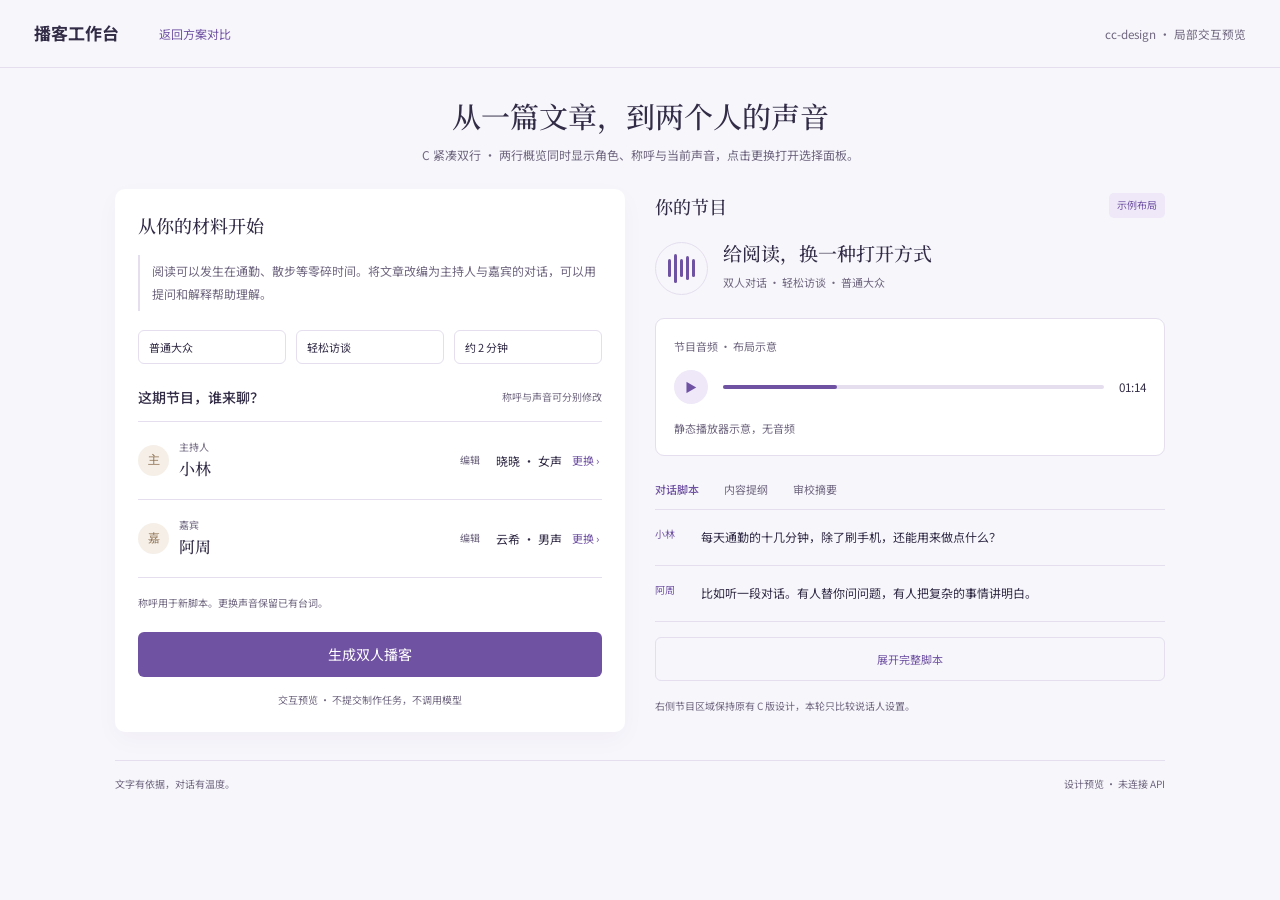
<file: design/speaker-options/c.html>
<!doctype html><html lang="zh-CN"><head><meta charset="utf-8"><meta name="viewport" content="width=device-width,initial-scale=1"><title>C 紧凑双行 · 说话人设置预览</title><link href="https://fonts.googleapis.com/css2?family=Noto+Sans+SC:wght@400;500;600&family=Noto+Serif+SC:wght@500;600&display=swap" rel="stylesheet"><style>
:root{--ink:#332c47;--muted:#706780;--primary:#7052a3;--line:#e4deee;--tint:#eee8f8;--paper:#f7f6fb;--guest:#426f72}*{box-sizing:border-box}body{min-width:800px;margin:0;color:var(--ink);background:var(--paper);font:14px/1.65 'Noto Sans SC','Microsoft YaHei',sans-serif}button,input{font:inherit;color:inherit}button{cursor:pointer}button,a,input{outline-offset:4px}button:focus-visible,a:focus-visible,input:focus-visible,summary:focus-visible{outline:2px solid var(--primary)}button{transition:background .18s,border-color .18s}button:hover{background:var(--tint)}[hidden]{display:none!important}header{height:68px;display:flex;align-items:center;gap:40px;padding:0 34px;border-bottom:1px solid var(--line)}header strong{font-size:17px}header a{font-size:12px;text-decoration:none;color:var(--primary)}header small{margin-left:auto;color:var(--muted)}main{max-width:1110px;margin:auto;padding:26px 30px 45px}.hero{text-align:center;margin-bottom:25px}.hero h1{font:500 29px/1.5 'Noto Serif SC',SimSun,serif;margin:0}.hero p{font-size:12px;color:var(--muted);margin:7px 0}.grid{display:grid;grid-template-columns:minmax(0,1fr) minmax(0,1fr);gap:30px;align-items:start}.material{padding:23px;background:#fff;border-radius:10px;box-shadow:0 8px 24px #39225008}h2{font:500 18px 'Noto Serif SC',SimSun,serif;margin:0 0 17px}.material-source{border-left:2px solid var(--line);font-size:12px;color:var(--muted);padding:5px 0 5px 12px;line-height:1.9;margin-bottom:19px}.mini{display:flex;gap:10px;margin-bottom:22px}.mini span{border:1px solid var(--line);border-radius:6px;padding:7px 10px;font-size:11px;flex:1}.section-title{display:flex;align-items:center;justify-content:space-between;margin-bottom:12px}.section-title h3{font-size:14px;font-weight:500;margin:0}.section-title small{font-size:10px;color:var(--muted)}.speaker-list{display:grid;gap:12px}.speaker{border:1px solid var(--line);border-radius:10px;padding:15px}.speaker-top{display:flex;gap:10px;align-items:center}.avatar{display:grid;place-items:center;width:36px;height:36px;background:var(--tint);color:var(--primary);border-radius:50%;flex:none;font-size:12px}.guest .avatar{background:#eaf2f1;color:var(--guest)}.identity{flex:1;min-width:0}.identity small{display:block;font-size:10px;color:var(--muted)}.name{font-size:15px;font-weight:500}.rename{border:0;background:none;color:var(--muted);font-size:11px;min-height:32px}.voice-row{display:flex;align-items:center;justify-content:space-between;gap:12px;margin-top:13px;padding-top:12px;border-top:1px solid var(--line)}.voice-value{font-size:12px}.voice-value small{font-size:10px;display:block;color:var(--muted);margin-top:2px}.change{border:1px solid var(--line);border-radius:6px;background:#fff;padding:6px 11px;font-size:11px;min-height:36px;white-space:nowrap}.tiny{font-size:10px;color:var(--muted);margin:12px 0 0;line-height:1.8}.primary{width:100%;padding:11px;border:0;background:var(--primary);color:white;border-radius:6px;margin-top:20px}.primary:hover{background:#5e428d}.output{padding:4px 0}.badge{font-size:10px;background:var(--tint);color:var(--primary);padding:4px 8px;border-radius:5px;float:right}.episode{display:flex;gap:15px;align-items:center;margin:20px 0}.wave{width:53px;height:53px;border:1px solid var(--line);border-radius:50%;display:flex;gap:3px;align-items:center;justify-content:center;color:var(--primary)}.wave i{height:18px;width:3px;background:currentColor;border-radius:3px}.wave i:nth-child(2){height:29px}.wave i:nth-child(4){height:24px}.episode b{font:500 19px 'Noto Serif SC',SimSun,serif}.episode p{font-size:11px;color:var(--muted);margin:6px 0}.player{padding:18px;background:white;border:1px solid var(--line);border-radius:9px}.player p{font-size:11px;margin:0;color:var(--muted)}.player-line{display:flex;align-items:center;gap:15px;margin:15px 0}.play{border-radius:50%;background:var(--tint);width:34px;height:34px;display:grid;place-items:center;color:var(--primary);font-size:12px}.track{height:4px;background:var(--line);border-radius:8px;flex:1}.track i{display:block;width:30%;height:4px;background:var(--primary);border-radius:8px}.tabs{border-bottom:1px solid var(--line);display:flex;gap:25px;font-size:11px;margin-top:24px;padding-bottom:11px;color:var(--muted)}.tabs b{font-weight:500;color:var(--primary)}.turn{padding:16px 0;border-bottom:1px solid var(--line);display:flex;gap:14px;font-size:12px}.turn span{font-size:10px;color:var(--primary);width:32px;flex:none}.turn p{margin:0;line-height:1.9}.expand{padding:12px;border:1px solid var(--line);border-radius:6px;text-align:center;font-size:11px;color:var(--primary);margin-top:15px}footer{border-top:1px solid var(--line);font-size:10px;color:var(--muted);padding-top:15px;margin-top:28px;display:flex;justify-content:space-between}.preview-note{font-size:10px;color:var(--muted);text-align:center;margin:15px 0 0}.notice{background:var(--tint);font-size:11px;padding:10px;border-radius:6px;margin-top:12px}dialog{border:1px solid var(--line);border-radius:14px;width:440px;padding:24px;color:var(--ink);box-shadow:0 20px 80px #332c4726}dialog::backdrop{background:#332c4755}.dialog-head{display:flex;align-items:center;justify-content:space-between;gap:20px;margin-bottom:6px}.dialog-head h3{font-size:18px;margin:0}.close{display:grid;place-items:center;border:0;background:var(--paper);width:36px;height:36px;border-radius:50%;padding:0}.close svg{width:16px;height:16px}.dialog-subtitle{font-size:12px;color:var(--muted);margin:0 0 18px}.voice-choice{display:flex;align-items:center;gap:12px;width:100%;text-align:left;background:white;border:1px solid var(--line);border-radius:8px;padding:14px;margin-top:10px}.voice-choice.is-selected{border-color:var(--primary);background:var(--paper)}.voice-choice strong{font-size:14px;font-weight:500}.voice-choice small{display:block;color:var(--muted);font-size:11px}.voice-choice .check{margin-left:auto;color:var(--primary)}details{border-top:1px solid var(--line);margin-top:20px;padding-top:15px;font-size:12px}summary{cursor:pointer;color:var(--muted)}.custom-label{display:block;font-size:11px;margin-top:14px;color:var(--muted)}.custom-input,.rename-input{display:block;width:100%;border:1px solid var(--line);border-radius:6px;padding:10px 11px;margin-top:7px;background:white;color:var(--ink)}.custom-error{color:#9c354e;font-size:11px;margin-top:8px}.custom-save{border:0;border-radius:6px;background:var(--primary);color:white;padding:9px 14px;margin-top:12px}.tab-switch{display:flex;gap:4px;border-radius:8px;background:var(--tint);padding:4px;margin:12px 0 17px}.role-tab{background:transparent;border:0;flex:1;border-radius:6px;padding:9px;color:var(--muted);font-size:12px}.role-tab[aria-selected=true]{background:white;box-shadow:0 2px 6px #332c470d;color:var(--primary)}.b-layout{--guest:#7052a3}.b-layout .speaker{background:#f9f7fd;padding:21px;border:0;border-radius:12px}.b-layout .avatar{width:43px;height:43px;border-radius:10px}.b-layout .voice-row{margin-top:20px}.b-layout .speaker-list{gap:0}.b-layout .tiny{padding:5px 3px}.c-layout{--guest:#876847}.c-layout .speaker{padding:0;border:0;border-radius:0}.c-layout .speaker-list{gap:0;border-top:1px solid var(--line)}.c-layout .speaker-top{padding:17px 0;border-bottom:1px solid var(--line)}.c-layout .avatar{width:31px;height:31px;font-family:SimSun,serif;background:#f5efe8;color:#876847}.c-layout .name{font-family:'Noto Serif SC',SimSun,serif;font-size:16px}.c-layout .voice-row{margin:0;padding:0;border:0;justify-content:flex-end;gap:7px}.c-layout .voice-value small{display:none}.c-layout .change{border:0;padding:3px;color:var(--primary);background:transparent}.c-layout .rename{font-size:10px}.c-layout .speaker-list .identity small{font-size:10px}.c-layout .tiny{margin-top:16px}@media(prefers-reduced-motion:reduce){*{transition:none!important}}
.a-layout .speaker-list{gap:8px}
.a-layout .speaker{padding:10px 12px;border-radius:8px}
.a-layout .speaker-top{gap:8px}
.a-layout .avatar{width:30px;height:30px;font-size:11px}
.a-layout .identity small{font-size:10px;line-height:1.5}
.a-layout .name{font-size:14px;line-height:1.6}
.a-layout .rename{font-size:10px;padding:3px;min-height:32px}
.a-layout .voice-row{margin:0;padding:0;border:0;gap:8px;justify-content:flex-end}
.a-layout .voice-value{font-size:11px;min-width:0;max-width:105px;overflow:hidden;text-overflow:ellipsis;white-space:nowrap}
.a-layout .voice-value small{display:none}
.a-layout .change{border:0;padding:4px;color:var(--primary);background:transparent;min-height:36px}
.a-layout .tiny{margin-top:9px}
</style></head><body class="c-layout"><header><strong>播客工作台</strong><a href="index.html">返回方案对比</a><small>cc-design · 局部交互预览</small></header><main><section class="hero"><h1>从一篇文章，到两个人的声音</h1><p>C 紧凑双行 · 两行概览同时显示角色、称呼与当前声音，点击更换打开选择面板。</p></section><div class="grid"><section class="material"><h2>从你的材料开始</h2><div class="material-source">阅读可以发生在通勤、散步等零碎时间。将文章改编为主持人与嘉宾的对话，可以用提问和解释帮助理解。</div><div class="mini"><span>普通大众</span><span>轻松访谈</span><span>约 2 分钟</span></div><div class="section-title"><h3>这期节目，谁来聊？</h3><small>称呼与声音可分别修改</small></div><div class="speaker-list"><section class="speaker host" data-role="host"><div class="speaker-top"><span class="avatar" aria-hidden="true">主</span><div class="identity"><small>主持人</small><span class="name" data-name="host">小林</span></div><button class="rename" type="button" data-rename="host" aria-label="编辑主持人称呼">编辑</button><div class="voice-row"><div class="voice-value"><span data-voice-label="host">晓晓 · 女声</span><small>当前声音</small></div><button class="change" type="button" data-change="host">更换 ›</button></div></div></section><section class="speaker guest" data-role="guest"><div class="speaker-top"><span class="avatar" aria-hidden="true">嘉</span><div class="identity"><small>嘉宾</small><span class="name" data-name="guest">阿周</span></div><button class="rename" type="button" data-rename="guest" aria-label="编辑嘉宾称呼">编辑</button><div class="voice-row"><div class="voice-value"><span data-voice-label="guest">云希 · 男声</span><small>当前声音</small></div><button class="change" type="button" data-change="guest">更换 ›</button></div></div></section></div><p class="tiny">称呼用于新脚本。更换声音保留已有台词。</p><button type="button" class="primary" id="preview-create">生成双人播客</button><p class="preview-note">交互预览 · 不提交制作任务，不调用模型</p><p class="notice" id="preview-notice" role="status" hidden></p></section><section class="output"><span class="badge">示例布局</span><h2>你的节目</h2><div class="episode"><span class="wave" aria-hidden="true"><i></i><i></i><i></i><i></i><i></i></span><div><b>给阅读，换一种打开方式</b><p>双人对话 · 轻松访谈 · 普通大众</p></div></div><div class="player"><p>节目音频 · 布局示意</p><div class="player-line"><span class="play" aria-hidden="true">▶</span><span class="track"><i></i></span><small>01:14</small></div><p>静态播放器示意，无音频</p></div><div class="tabs"><b>对话脚本</b><span>内容提纲</span><span>审校摘要</span></div><div class="turn"><span>小林</span><p>每天通勤的十几分钟，除了刷手机，还能用来做点什么？</p></div><div class="turn"><span>阿周</span><p>比如听一段对话。有人替你问问题，有人把复杂的事情讲明白。</p></div><div class="expand">展开完整脚本</div><p class="tiny">右侧节目区域保持原有 C 版设计，本轮只比较说话人设置。</p></section></div><footer><span>文字有依据，对话有温度。</span><span>设计预览 · 未连接 API</span></footer></main><dialog id="voice-dialog" aria-labelledby="voice-title"><div class="dialog-head"><h3 id="voice-title">为主持人选择声音</h3><button type="button" class="close" data-close aria-label="关闭声音选择"><svg viewBox="0 0 24 24" fill="none" stroke="currentColor" stroke-width="1.6"><path d="m6 6 12 12M18 6 6 18"/></svg></button></div><p class="dialog-subtitle">先选择声音；名称与音色相互独立。</p><button type="button" class="voice-choice" data-voice="晓晓 · 女声"><span class="avatar" aria-hidden="true">晓</span><span><strong>晓晓</strong><small>女声 · 普通话</small></span><span class="check"></span></button><button type="button" class="voice-choice" data-voice="云希 · 男声"><span class="avatar" aria-hidden="true">云</span><span><strong>云希</strong><small>男声 · 普通话</small></span><span class="check"></span></button><details><summary>高级设置：填写 Edge 音色 ID</summary><label class="custom-label" for="custom-id">完整音色 ID</label><input class="custom-input" id="custom-id" placeholder="例如 zh-CN-XiaoxiaoNeural" maxlength="80" spellcheck="false"><p class="tiny">适用于已有 Edge 音色 ID 的用户，不支持上传或克隆声音。</p><p class="custom-error" id="custom-error" role="alert" hidden></p><button type="button" class="custom-save" id="custom-apply">使用此音色</button></details></dialog><dialog id="name-dialog" aria-labelledby="name-title"><div class="dialog-head"><h3 id="name-title">修改称呼</h3><button class="close" type="button" data-close aria-label="关闭称呼编辑">×</button></div><form id="name-form"><label class="custom-label" for="new-name">节目中的称呼</label><input class="rename-input" id="new-name" maxlength="20" required><button class="primary" type="submit">保存称呼</button></form></dialog><script>let currentRole='host'; const voices={host:'晓晓 · 女声',guest:'云希 · 男声'};const voiceDialog=document.querySelector('#voice-dialog'),nameDialog=document.querySelector('#name-dialog');document.querySelectorAll('[data-change]').forEach(b=>b.onclick=()=>{currentRole=b.dataset.change;document.querySelector('#voice-title').textContent='为'+(currentRole==='host'?'主持人':'嘉宾')+'选择声音';document.querySelectorAll('[data-voice]').forEach(c=>{const on=c.dataset.voice===voices[currentRole];c.classList.toggle('is-selected',on);c.querySelector('.check').textContent=on?'已选择':''});document.querySelector('#custom-error').hidden=true;voiceDialog.showModal()});function applyVoice(label){voices[currentRole]=label;document.querySelector('[data-voice-label="'+currentRole+'"]').textContent=label;voiceDialog.close()}document.querySelectorAll('[data-voice]').forEach(b=>b.onclick=()=>applyVoice(b.dataset.voice));document.querySelector('#custom-apply').onclick=()=>{const value=document.querySelector('#custom-id').value.trim();if(!/^[a-z]{2,3}-[A-Z]{2}-.+Neural$/.test(value)){const e=document.querySelector('#custom-error');e.textContent='请输入完整音色 ID，例如 zh-CN-XiaoxiaoNeural';e.hidden=false;return}applyVoice(value)};document.querySelectorAll('[data-close]').forEach(b=>b.onclick=()=>b.closest('dialog').close());document.querySelectorAll('[data-rename]').forEach(b=>b.onclick=()=>{currentRole=b.dataset.rename;document.querySelector('#new-name').value=document.querySelector('[data-name="'+currentRole+'"]').textContent;nameDialog.showModal()});document.querySelector('#name-form').onsubmit=e=>{e.preventDefault();const value=document.querySelector('#new-name').value.trim();if(value){document.querySelector('[data-name="'+currentRole+'"]').textContent=value;nameDialog.close()}};document.querySelectorAll('[data-role-tab]').forEach(b=>b.onclick=()=>{document.querySelectorAll('[data-role-tab]').forEach(t=>t.setAttribute('aria-selected',String(t===b)));document.querySelectorAll('[data-role]').forEach(s=>s.hidden=s.dataset.role!==b.dataset.roleTab)});document.querySelector('#preview-create').onclick=()=>{const note=document.querySelector('#preview-notice');note.hidden=false;note.textContent='这里仅预览界面。选定方案后，会接入现有生成、修改和音频流程。'};</script></body></html>
</file>
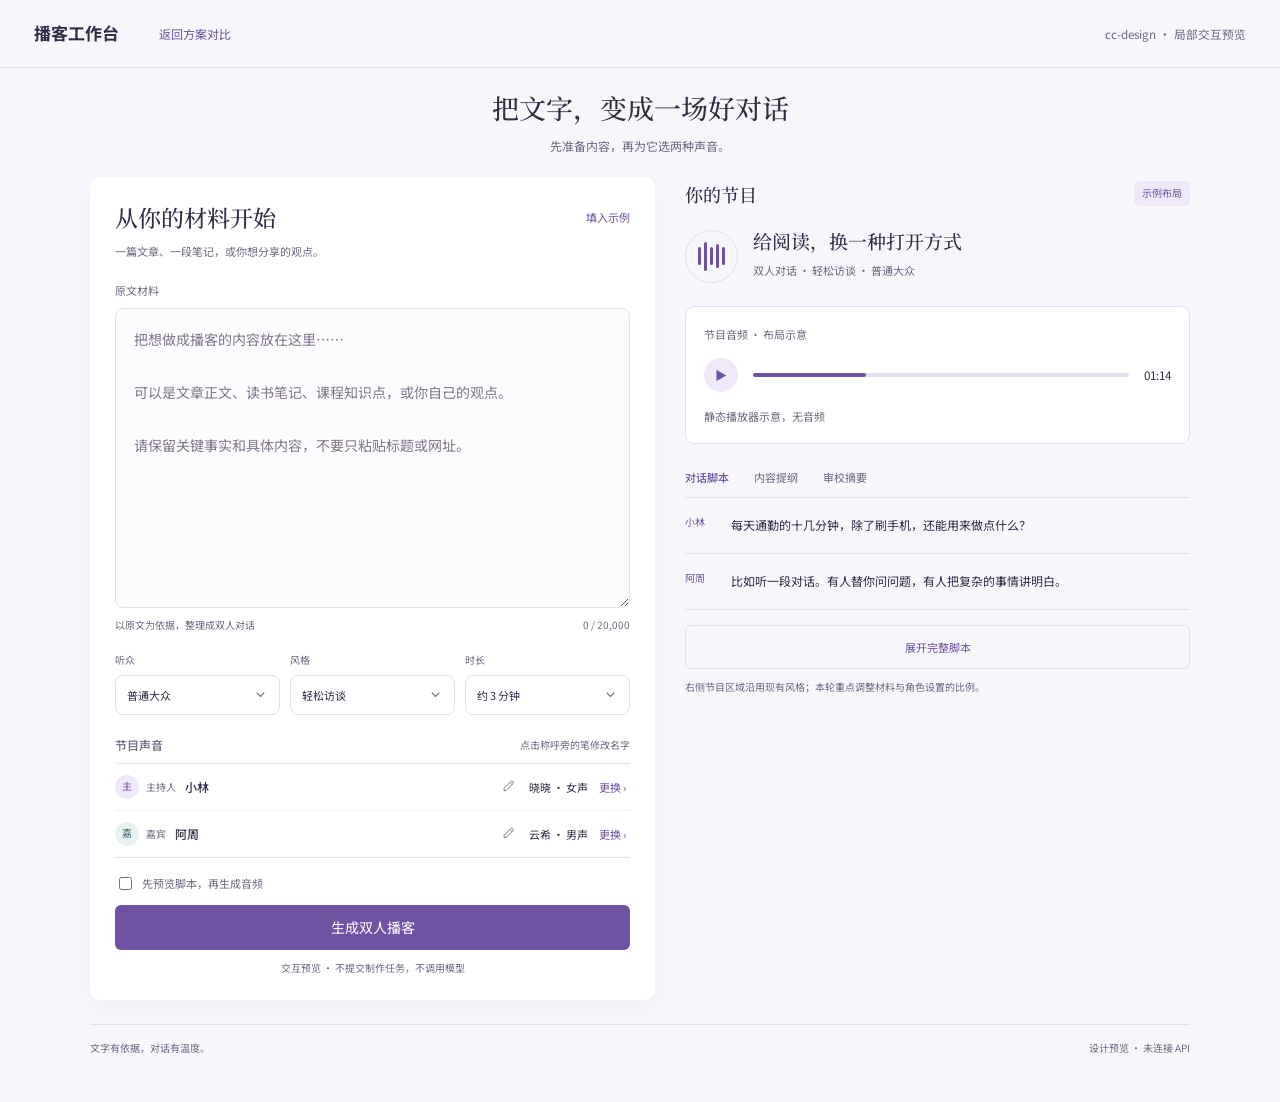
<file: design/speaker-options/d.html>
<!doctype html><html lang="zh-CN"><head><meta charset="utf-8"><meta name="viewport" content="width=device-width,initial-scale=1"><title>材料优先 · 工作台新版预览</title><link href="https://fonts.googleapis.com/css2?family=Noto+Sans+SC:wght@400;500;600&family=Noto+Serif+SC:wght@500;600&display=swap" rel="stylesheet"><style>
:root{--ink:#332c47;--muted:#706780;--primary:#7052a3;--line:#e4deee;--tint:#eee8f8;--paper:#f7f6fb;--guest:#426f72}*{box-sizing:border-box}body{min-width:800px;margin:0;color:var(--ink);background:var(--paper);font:14px/1.65 'Noto Sans SC','Microsoft YaHei',sans-serif}button,input{font:inherit;color:inherit}button{cursor:pointer}button,a,input{outline-offset:4px}button:focus-visible,a:focus-visible,input:focus-visible,summary:focus-visible{outline:2px solid var(--primary)}button{transition:background .18s,border-color .18s}button:hover{background:var(--tint)}[hidden]{display:none!important}header{height:68px;display:flex;align-items:center;gap:40px;padding:0 34px;border-bottom:1px solid var(--line)}header strong{font-size:17px}header a{font-size:12px;text-decoration:none;color:var(--primary)}header small{margin-left:auto;color:var(--muted)}main{max-width:1110px;margin:auto;padding:26px 30px 45px}.hero{text-align:center;margin-bottom:25px}.hero h1{font:500 29px/1.5 'Noto Serif SC',SimSun,serif;margin:0}.hero p{font-size:12px;color:var(--muted);margin:7px 0}.grid{display:grid;grid-template-columns:minmax(0,1fr) minmax(0,1fr);gap:30px;align-items:start}.material{padding:23px;background:#fff;border-radius:10px;box-shadow:0 8px 24px #39225008}h2{font:500 18px 'Noto Serif SC',SimSun,serif;margin:0 0 17px}.material-source{border-left:2px solid var(--line);font-size:12px;color:var(--muted);padding:5px 0 5px 12px;line-height:1.9;margin-bottom:19px}.mini{display:flex;gap:10px;margin-bottom:22px}.mini span{border:1px solid var(--line);border-radius:6px;padding:7px 10px;font-size:11px;flex:1}.section-title{display:flex;align-items:center;justify-content:space-between;margin-bottom:12px}.section-title h3{font-size:14px;font-weight:500;margin:0}.section-title small{font-size:10px;color:var(--muted)}.speaker-list{display:grid;gap:12px}.speaker{border:1px solid var(--line);border-radius:10px;padding:15px}.speaker-top{display:flex;gap:10px;align-items:center}.avatar{display:grid;place-items:center;width:36px;height:36px;background:var(--tint);color:var(--primary);border-radius:50%;flex:none;font-size:12px}.guest .avatar{background:#eaf2f1;color:var(--guest)}.identity{flex:1;min-width:0}.identity small{display:block;font-size:10px;color:var(--muted)}.name{font-size:15px;font-weight:500}.rename{border:0;background:none;color:var(--muted);font-size:11px;min-height:32px}.voice-row{display:flex;align-items:center;justify-content:space-between;gap:12px;margin-top:13px;padding-top:12px;border-top:1px solid var(--line)}.voice-value{font-size:12px}.voice-value small{font-size:10px;display:block;color:var(--muted);margin-top:2px}.change{border:1px solid var(--line);border-radius:6px;background:#fff;padding:6px 11px;font-size:11px;min-height:36px;white-space:nowrap}.tiny{font-size:10px;color:var(--muted);margin:12px 0 0;line-height:1.8}.primary{width:100%;padding:11px;border:0;background:var(--primary);color:white;border-radius:6px;margin-top:20px}.primary:hover{background:#5e428d}.output{padding:4px 0}.badge{font-size:10px;background:var(--tint);color:var(--primary);padding:4px 8px;border-radius:5px;float:right}.episode{display:flex;gap:15px;align-items:center;margin:20px 0}.wave{width:53px;height:53px;border:1px solid var(--line);border-radius:50%;display:flex;gap:3px;align-items:center;justify-content:center;color:var(--primary)}.wave i{height:18px;width:3px;background:currentColor;border-radius:3px}.wave i:nth-child(2){height:29px}.wave i:nth-child(4){height:24px}.episode b{font:500 19px 'Noto Serif SC',SimSun,serif}.episode p{font-size:11px;color:var(--muted);margin:6px 0}.player{padding:18px;background:white;border:1px solid var(--line);border-radius:9px}.player p{font-size:11px;margin:0;color:var(--muted)}.player-line{display:flex;align-items:center;gap:15px;margin:15px 0}.play{border-radius:50%;background:var(--tint);width:34px;height:34px;display:grid;place-items:center;color:var(--primary);font-size:12px}.track{height:4px;background:var(--line);border-radius:8px;flex:1}.track i{display:block;width:30%;height:4px;background:var(--primary);border-radius:8px}.tabs{border-bottom:1px solid var(--line);display:flex;gap:25px;font-size:11px;margin-top:24px;padding-bottom:11px;color:var(--muted)}.tabs b{font-weight:500;color:var(--primary)}.turn{padding:16px 0;border-bottom:1px solid var(--line);display:flex;gap:14px;font-size:12px}.turn span{font-size:10px;color:var(--primary);width:32px;flex:none}.turn p{margin:0;line-height:1.9}.expand{padding:12px;border:1px solid var(--line);border-radius:6px;text-align:center;font-size:11px;color:var(--primary);margin-top:15px}footer{border-top:1px solid var(--line);font-size:10px;color:var(--muted);padding-top:15px;margin-top:28px;display:flex;justify-content:space-between}.preview-note{font-size:10px;color:var(--muted);text-align:center;margin:15px 0 0}.notice{background:var(--tint);font-size:11px;padding:10px;border-radius:6px;margin-top:12px}dialog{border:1px solid var(--line);border-radius:14px;width:440px;padding:24px;color:var(--ink);box-shadow:0 20px 80px #332c4726}dialog::backdrop{background:#332c4755}.dialog-head{display:flex;align-items:center;justify-content:space-between;gap:20px;margin-bottom:6px}.dialog-head h3{font-size:18px;margin:0}.close{display:grid;place-items:center;border:0;background:var(--paper);width:36px;height:36px;border-radius:50%;padding:0}.close svg{width:16px;height:16px}.dialog-subtitle{font-size:12px;color:var(--muted);margin:0 0 18px}.voice-choice{display:flex;align-items:center;gap:12px;width:100%;text-align:left;background:white;border:1px solid var(--line);border-radius:8px;padding:14px;margin-top:10px}.voice-choice.is-selected{border-color:var(--primary);background:var(--paper)}.voice-choice strong{font-size:14px;font-weight:500}.voice-choice small{display:block;color:var(--muted);font-size:11px}.voice-choice .check{margin-left:auto;color:var(--primary)}details{border-top:1px solid var(--line);margin-top:20px;padding-top:15px;font-size:12px}summary{cursor:pointer;color:var(--muted)}.custom-label{display:block;font-size:11px;margin-top:14px;color:var(--muted)}.custom-input,.rename-input{display:block;width:100%;border:1px solid var(--line);border-radius:6px;padding:10px 11px;margin-top:7px;background:white;color:var(--ink)}.custom-error{color:#9c354e;font-size:11px;margin-top:8px}.custom-save{border:0;border-radius:6px;background:var(--primary);color:white;padding:9px 14px;margin-top:12px}.tab-switch{display:flex;gap:4px;border-radius:8px;background:var(--tint);padding:4px;margin:12px 0 17px}.role-tab{background:transparent;border:0;flex:1;border-radius:6px;padding:9px;color:var(--muted);font-size:12px}.role-tab[aria-selected=true]{background:white;box-shadow:0 2px 6px #332c470d;color:var(--primary)}.b-layout{--guest:#7052a3}.b-layout .speaker{background:#f9f7fd;padding:21px;border:0;border-radius:12px}.b-layout .avatar{width:43px;height:43px;border-radius:10px}.b-layout .voice-row{margin-top:20px}.b-layout .speaker-list{gap:0}.b-layout .tiny{padding:5px 3px}.c-layout{--guest:#876847}.c-layout .speaker{padding:0;border:0;border-radius:0}.c-layout .speaker-list{gap:0;border-top:1px solid var(--line)}.c-layout .speaker-top{padding:17px 0;border-bottom:1px solid var(--line)}.c-layout .avatar{width:31px;height:31px;font-family:SimSun,serif;background:#f5efe8;color:#876847}.c-layout .name{font-family:'Noto Serif SC',SimSun,serif;font-size:16px}.c-layout .voice-row{margin:0;padding:0;border:0;justify-content:flex-end;gap:7px}.c-layout .voice-value small{display:none}.c-layout .change{border:0;padding:3px;color:var(--primary);background:transparent}.c-layout .rename{font-size:10px}.c-layout .speaker-list .identity small{font-size:10px}.c-layout .tiny{margin-top:16px}@media(prefers-reduced-motion:reduce){*{transition:none!important}}
.a-layout .speaker-list{gap:8px}
.a-layout .speaker{padding:10px 12px;border-radius:8px}
.a-layout .speaker-top{gap:8px}
.a-layout .avatar{width:30px;height:30px;font-size:11px}
.a-layout .identity small{font-size:10px;line-height:1.5}
.a-layout .name{font-size:14px;line-height:1.6}
.a-layout .rename{font-size:10px;padding:3px;min-height:32px}
.a-layout .voice-row{margin:0;padding:0;border:0;gap:8px;justify-content:flex-end}
.a-layout .voice-value{font-size:11px;min-width:0;max-width:105px;overflow:hidden;text-overflow:ellipsis;white-space:nowrap}
.a-layout .voice-value small{display:none}
.a-layout .change{border:0;padding:4px;color:var(--primary);background:transparent;min-height:36px}
.a-layout .tiny{margin-top:9px}

.material-first main{max-width:1160px;padding-top:20px}
.material-first .hero{margin-bottom:22px}.material-first .hero h1{font-size:27px}
.material-first .grid{grid-template-columns:minmax(0,1.12fr) minmax(0,1fr);gap:30px}
.material-first .material{padding:24px 25px}
.material-heading{display:flex;align-items:flex-start;justify-content:space-between;gap:14px;margin-bottom:21px}
.material-heading h2{font-size:23px;margin:0 0 7px;line-height:1.45}
.material-heading p{font-size:11px;color:var(--muted);margin:0}
.example-button{border:0;background:none;color:var(--primary);font-size:11px;padding:5px 0;min-height:32px;white-space:nowrap}
.source-label{font-size:11px;color:var(--muted);display:block;margin-bottom:9px}
#source-editor{display:block;width:100%;height:300px;min-height:260px;max-height:600px;resize:vertical;border:1px solid var(--line);border-radius:8px;background:#fcfbfe;padding:17px 18px;font:14px/1.9 'Noto Sans SC','Microsoft YaHei',sans-serif;color:var(--ink)}
#source-editor::placeholder{color:#81778d;opacity:1}#source-editor:focus{outline:2px solid var(--primary);outline-offset:2px;background:white}
.source-meta{display:flex;justify-content:space-between;gap:12px;margin-top:9px;color:var(--muted);font-size:10px}.source-meta b{font-weight:400}
.program-options{display:grid;grid-template-columns:1fr 1fr 1fr;gap:10px;margin:19px 0 20px}
.program-options label{font-size:10px;color:var(--muted)}.program-options select{display:block;width:100%;min-height:37px;border:1px solid var(--line);border-radius:6px;background:white;padding:7px 8px;font:11px 'Noto Sans SC','Microsoft YaHei',sans-serif;color:var(--ink);margin-top:6px}
.custom-select{position:relative;min-width:0}.choice-label{display:block;font-size:10px;color:var(--muted);margin-bottom:6px}
.choice-trigger{width:100%;display:flex;align-items:center;justify-content:space-between;gap:8px;min-height:40px;padding:9px 11px;background:white;border:1px solid var(--line);border-radius:8px;font:11px 'Noto Sans SC','Microsoft YaHei',sans-serif;text-align:left}
.choice-trigger:hover{border-color:#bca9d8;background:#fcfaff}.choice-trigger[aria-expanded=true]{border-color:var(--primary);box-shadow:0 0 0 3px #7052a30d;background:#fcfaff}
.choice-chevron{width:15px;height:15px;flex:none;color:var(--muted);transition:transform .16s ease}.choice-trigger[aria-expanded=true] .choice-chevron{transform:rotate(180deg)}
.choice-menu{position:absolute;left:0;top:calc(100% + 6px);z-index:20;width:max(100%,156px);list-style:none;margin:0;padding:5px;border:1px solid var(--line);border-radius:10px;background:white;box-shadow:0 10px 30px #332c471a;animation:choice-enter .14s ease-out}
.custom-select:last-child .choice-menu{left:auto;right:0}.choice-menu li{min-height:37px;padding:8px 10px;border-radius:6px;display:flex;align-items:center;justify-content:space-between;gap:14px;font-size:12px;white-space:nowrap;cursor:pointer;color:var(--ink)}
.choice-menu li:hover,.choice-menu li.is-active{background:#f5f2fa}.choice-menu li[aria-selected=true]{color:var(--primary);font-weight:500;background:#eee8f8}.choice-check{width:16px;height:16px;flex:none;visibility:hidden}.choice-menu li[aria-selected=true] .choice-check{visibility:visible}
@keyframes choice-enter{from{opacity:0;transform:translateY(-4px)}to{opacity:1;transform:translateY(0)}}
@media(pointer:coarse){.choice-trigger,.choice-menu li{min-height:44px}}@media(prefers-reduced-motion:reduce){.choice-menu{animation:none}.choice-chevron{transition:none}}
.material-first .section-title{margin-bottom:8px}.material-first .section-title h3{font-size:12px;color:var(--muted)}.material-first .section-title small{font-size:10px}
.material-first .speaker-list{gap:0;border-top:1px solid var(--line);border-bottom:1px solid var(--line)}
.material-first .speaker{border:0;border-radius:0;padding:7px 0}.material-first .speaker+.speaker{border-top:1px solid #f0edf5}
.material-first .speaker-top{gap:7px;min-height:30px}.material-first .avatar{width:24px;height:24px;font-size:10px}
.material-first .identity{display:flex;align-items:center;gap:9px;min-width:0}.material-first .identity small{font-size:10px;white-space:nowrap}.material-first .name{font:500 12px 'Noto Sans SC','Microsoft YaHei',sans-serif;overflow:hidden;text-overflow:ellipsis;white-space:nowrap;max-width:95px}
.material-first .rename{width:28px;padding:4px;display:grid;place-items:center;flex:none}.material-first .rename svg{width:13px;height:13px;display:block}
.material-first .voice-row{gap:7px;flex:none}.material-first .voice-value{font-size:11px;max-width:90px}.material-first .change{font-size:11px;min-height:30px;padding:4px}
.preview-check{display:flex;align-items:center;gap:7px;font-size:11px;color:var(--muted);margin-top:16px}.preview-check input{accent-color:var(--primary)}
.material-first .primary{margin-top:12px}.material-first .preview-note{margin-top:10px;font-size:10px}
.material-first footer{margin-top:24px}
@media(max-width:900px){.material-first main{padding-left:22px;padding-right:22px}.material-first .grid{gap:22px}.material-first .material{padding:22px 19px}.material-heading h2{font-size:21px}.material-heading p{font-size:10px}.material-first .identity{gap:6px}.material-first .name{max-width:64px}.material-first .speaker-top{gap:5px}.material-first .voice-row{gap:3px}.material-first .voice-value{font-size:10px}.material-first .rename{width:24px}.material-first .section-title small{font-size:9px}}
</style></head><body class="a-layout material-first"><header><strong>播客工作台</strong><a href="index.html">返回方案对比</a><small>cc-design · 局部交互预览</small></header><main><section class="hero"><h1>把文字，变成一场好对话</h1><p>先准备内容，再为它选两种声音。</p></section><div class="grid"><section class="material"><div class="material-heading"><div><h2>从你的材料开始</h2><p>一篇文章、一段笔记，或你想分享的观点。</p></div><button type="button" class="example-button" id="use-example">填入示例</button></div>
<label class="source-label" for="source-editor">原文材料</label>
<textarea id="source-editor" rows="12" maxlength="20000" placeholder="把想做成播客的内容放在这里……&#10;&#10;可以是文章正文、读书笔记、课程知识点，或你自己的观点。&#10;&#10;请保留关键事实和具体内容，不要只粘贴标题或网址。"></textarea>
<div class="source-meta"><span>以原文为依据，整理成双人对话</span><span><b id="source-count">0</b> / 20,000</span></div>
<div class="program-options"><div class="custom-select"><span class="choice-label" id="audience-preview-label">听众</span><input type="hidden" id="audience-preview" value="general"><button type="button" class="choice-trigger" role="combobox" aria-haspopup="listbox" aria-expanded="false" aria-controls="audience-preview-list" aria-labelledby="audience-preview-label audience-preview-current"><span id="audience-preview-current">普通大众</span><svg class="choice-chevron" viewBox="0 0 20 20" fill="none" stroke="currentColor" stroke-width="1.5" aria-hidden="true"><path d="m5 7.5 5 5 5-5"/></svg></button><ul class="choice-menu" id="audience-preview-list" role="listbox" aria-labelledby="audience-preview-label" hidden><li role="option" id="audience-preview-option-0" data-value="general" aria-selected="true"><span>普通大众</span><svg class="choice-check" viewBox="0 0 20 20" fill="none" stroke="currentColor" stroke-width="1.6" aria-hidden="true"><path d="m4.5 10 3.5 3.5 7.5-7.5"/></svg></li><li role="option" id="audience-preview-option-1" data-value="beginner" aria-selected="false"><span>初学者</span><svg class="choice-check" viewBox="0 0 20 20" fill="none" stroke="currentColor" stroke-width="1.6" aria-hidden="true"><path d="m4.5 10 3.5 3.5 7.5-7.5"/></svg></li><li role="option" id="audience-preview-option-2" data-value="professional" aria-selected="false"><span>专业听众</span><svg class="choice-check" viewBox="0 0 20 20" fill="none" stroke="currentColor" stroke-width="1.6" aria-hidden="true"><path d="m4.5 10 3.5 3.5 7.5-7.5"/></svg></li></ul></div><div class="custom-select"><span class="choice-label" id="style-preview-label">风格</span><input type="hidden" id="style-preview" value="casual"><button type="button" class="choice-trigger" role="combobox" aria-haspopup="listbox" aria-expanded="false" aria-controls="style-preview-list" aria-labelledby="style-preview-label style-preview-current"><span id="style-preview-current">轻松访谈</span><svg class="choice-chevron" viewBox="0 0 20 20" fill="none" stroke="currentColor" stroke-width="1.5" aria-hidden="true"><path d="m5 7.5 5 5 5-5"/></svg></button><ul class="choice-menu" id="style-preview-list" role="listbox" aria-labelledby="style-preview-label" hidden><li role="option" id="style-preview-option-0" data-value="casual" aria-selected="true"><span>轻松访谈</span><svg class="choice-check" viewBox="0 0 20 20" fill="none" stroke="currentColor" stroke-width="1.6" aria-hidden="true"><path d="m4.5 10 3.5 3.5 7.5-7.5"/></svg></li><li role="option" id="style-preview-option-1" data-value="educational" aria-selected="false"><span>知识讲解</span><svg class="choice-check" viewBox="0 0 20 20" fill="none" stroke="currentColor" stroke-width="1.6" aria-hidden="true"><path d="m4.5 10 3.5 3.5 7.5-7.5"/></svg></li></ul></div><div class="custom-select"><span class="choice-label" id="duration-preview-label">时长</span><input type="hidden" id="duration-preview" value="3"><button type="button" class="choice-trigger" role="combobox" aria-haspopup="listbox" aria-expanded="false" aria-controls="duration-preview-list" aria-labelledby="duration-preview-label duration-preview-current"><span id="duration-preview-current">约 3 分钟</span><svg class="choice-chevron" viewBox="0 0 20 20" fill="none" stroke="currentColor" stroke-width="1.5" aria-hidden="true"><path d="m5 7.5 5 5 5-5"/></svg></button><ul class="choice-menu" id="duration-preview-list" role="listbox" aria-labelledby="duration-preview-label" hidden><li role="option" id="duration-preview-option-0" data-value="2" aria-selected="false"><span>约 2 分钟</span><svg class="choice-check" viewBox="0 0 20 20" fill="none" stroke="currentColor" stroke-width="1.6" aria-hidden="true"><path d="m4.5 10 3.5 3.5 7.5-7.5"/></svg></li><li role="option" id="duration-preview-option-1" data-value="3" aria-selected="true"><span>约 3 分钟</span><svg class="choice-check" viewBox="0 0 20 20" fill="none" stroke="currentColor" stroke-width="1.6" aria-hidden="true"><path d="m4.5 10 3.5 3.5 7.5-7.5"/></svg></li><li role="option" id="duration-preview-option-2" data-value="5" aria-selected="false"><span>约 5 分钟</span><svg class="choice-check" viewBox="0 0 20 20" fill="none" stroke="currentColor" stroke-width="1.6" aria-hidden="true"><path d="m4.5 10 3.5 3.5 7.5-7.5"/></svg></li></ul></div></div>
<div class="section-title"><h3>节目声音</h3><small>点击称呼旁的笔修改名字</small></div><div class="speaker-list"><section class="speaker host" data-role="host"><div class="speaker-top"><span class="avatar" aria-hidden="true">主</span><div class="identity"><small>主持人</small><span class="name" data-name="host">小林</span></div><button class="rename" type="button" data-rename="host" aria-label="编辑主持人称呼"><svg viewBox="0 0 24 24" aria-hidden="true" fill="none" stroke="currentColor" stroke-width="1.6"><path d="m15 5 4 4M4 20l4-1L20 7a2.8 2.8 0 0 0-4-4L4 15z"/></svg></button><div class="voice-row"><div class="voice-value"><span data-voice-label="host">晓晓 · 女声</span><small>当前声音</small></div><button class="change" type="button" data-change="host">更换 ›</button></div></div></section><section class="speaker guest" data-role="guest"><div class="speaker-top"><span class="avatar" aria-hidden="true">嘉</span><div class="identity"><small>嘉宾</small><span class="name" data-name="guest">阿周</span></div><button class="rename" type="button" data-rename="guest" aria-label="编辑嘉宾称呼"><svg viewBox="0 0 24 24" aria-hidden="true" fill="none" stroke="currentColor" stroke-width="1.6"><path d="m15 5 4 4M4 20l4-1L20 7a2.8 2.8 0 0 0-4-4L4 15z"/></svg></button><div class="voice-row"><div class="voice-value"><span data-voice-label="guest">云希 · 男声</span><small>当前声音</small></div><button class="change" type="button" data-change="guest">更换 ›</button></div></div></section></div><label class="preview-check"><input type="checkbox">先预览脚本，再生成音频</label><button type="button" class="primary" id="preview-create">生成双人播客</button><p class="preview-note">交互预览 · 不提交制作任务，不调用模型</p><p class="notice" id="preview-notice" role="status" hidden></p></section><section class="output"><span class="badge">示例布局</span><h2>你的节目</h2><div class="episode"><span class="wave" aria-hidden="true"><i></i><i></i><i></i><i></i><i></i></span><div><b>给阅读，换一种打开方式</b><p>双人对话 · 轻松访谈 · 普通大众</p></div></div><div class="player"><p>节目音频 · 布局示意</p><div class="player-line"><span class="play" aria-hidden="true">▶</span><span class="track"><i></i></span><small>01:14</small></div><p>静态播放器示意，无音频</p></div><div class="tabs"><b>对话脚本</b><span>内容提纲</span><span>审校摘要</span></div><div class="turn"><span>小林</span><p>每天通勤的十几分钟，除了刷手机，还能用来做点什么？</p></div><div class="turn"><span>阿周</span><p>比如听一段对话。有人替你问问题，有人把复杂的事情讲明白。</p></div><div class="expand">展开完整脚本</div><p class="tiny">右侧节目区域沿用现有风格；本轮重点调整材料与角色设置的比例。</p></section></div><footer><span>文字有依据，对话有温度。</span><span>设计预览 · 未连接 API</span></footer></main><dialog id="voice-dialog" aria-labelledby="voice-title"><div class="dialog-head"><h3 id="voice-title">为主持人选择声音</h3><button type="button" class="close" data-close aria-label="关闭声音选择"><svg viewBox="0 0 24 24" fill="none" stroke="currentColor" stroke-width="1.6"><path d="m6 6 12 12M18 6 6 18"/></svg></button></div><p class="dialog-subtitle">先选择声音；名称与音色相互独立。</p><button type="button" class="voice-choice" data-voice="晓晓 · 女声"><span class="avatar" aria-hidden="true">晓</span><span><strong>晓晓</strong><small>女声 · 普通话</small></span><span class="check"></span></button><button type="button" class="voice-choice" data-voice="云希 · 男声"><span class="avatar" aria-hidden="true">云</span><span><strong>云希</strong><small>男声 · 普通话</small></span><span class="check"></span></button><details><summary>高级设置：填写 Edge 音色 ID</summary><label class="custom-label" for="custom-id">完整音色 ID</label><input class="custom-input" id="custom-id" placeholder="例如 zh-CN-XiaoxiaoNeural" maxlength="80" spellcheck="false"><p class="tiny">适用于已有 Edge 音色 ID 的用户，不支持上传或克隆声音。</p><p class="custom-error" id="custom-error" role="alert" hidden></p><button type="button" class="custom-save" id="custom-apply">使用此音色</button></details></dialog><dialog id="name-dialog" aria-labelledby="name-title"><div class="dialog-head"><h3 id="name-title">修改称呼</h3><button class="close" type="button" data-close aria-label="关闭称呼编辑">×</button></div><form id="name-form"><label class="custom-label" for="new-name">节目中的称呼</label><input class="rename-input" id="new-name" maxlength="20" required><button class="primary" type="submit">保存称呼</button></form></dialog><script>let currentRole='host'; const voices={host:'晓晓 · 女声',guest:'云希 · 男声'};const voiceDialog=document.querySelector('#voice-dialog'),nameDialog=document.querySelector('#name-dialog');document.querySelectorAll('[data-change]').forEach(b=>b.onclick=()=>{currentRole=b.dataset.change;document.querySelector('#voice-title').textContent='为'+(currentRole==='host'?'主持人':'嘉宾')+'选择声音';document.querySelectorAll('[data-voice]').forEach(c=>{const on=c.dataset.voice===voices[currentRole];c.classList.toggle('is-selected',on);c.querySelector('.check').textContent=on?'已选择':''});document.querySelector('#custom-error').hidden=true;voiceDialog.showModal()});function applyVoice(label){voices[currentRole]=label;document.querySelector('[data-voice-label="'+currentRole+'"]').textContent=label;voiceDialog.close()}document.querySelectorAll('[data-voice]').forEach(b=>b.onclick=()=>applyVoice(b.dataset.voice));document.querySelector('#custom-apply').onclick=()=>{const value=document.querySelector('#custom-id').value.trim();if(!/^[a-z]{2,3}-[A-Z]{2}-.+Neural$/.test(value)){const e=document.querySelector('#custom-error');e.textContent='请输入完整音色 ID，例如 zh-CN-XiaoxiaoNeural';e.hidden=false;return}applyVoice(value)};document.querySelectorAll('[data-close]').forEach(b=>b.onclick=()=>b.closest('dialog').close());document.querySelectorAll('[data-rename]').forEach(b=>b.onclick=()=>{currentRole=b.dataset.rename;document.querySelector('#new-name').value=document.querySelector('[data-name="'+currentRole+'"]').textContent;nameDialog.showModal()});document.querySelector('#name-form').onsubmit=e=>{e.preventDefault();const value=document.querySelector('#new-name').value.trim();if(value){document.querySelector('[data-name="'+currentRole+'"]').textContent=value;nameDialog.close()}};document.querySelectorAll('[data-role-tab]').forEach(b=>b.onclick=()=>{document.querySelectorAll('[data-role-tab]').forEach(t=>t.setAttribute('aria-selected',String(t===b)));document.querySelectorAll('[data-role]').forEach(s=>s.hidden=s.dataset.role!==b.dataset.roleTab)});document.querySelector('#preview-create').onclick=()=>{const note=document.querySelector('#preview-notice');note.hidden=false;note.textContent='这里仅预览界面。选定方案后，会接入现有生成、修改和音频流程。'};
const editor=document.querySelector('#source-editor');editor.addEventListener('input',()=>{document.querySelector('#source-count').textContent=[...editor.value].length.toLocaleString()});document.querySelector('#use-example').onclick=()=>{editor.value='阅读可以发生在通勤、散步等零碎时间。将文章改编为主持人与嘉宾的对话，可以用提问和解释帮助理解。改编时应保留原文事实，区分观点与结论，不补充没有依据的信息。';editor.dispatchEvent(new Event('input'));editor.focus()};
document.querySelectorAll('.custom-select').forEach(group=>{
 const trigger=group.querySelector('.choice-trigger'), menu=group.querySelector('.choice-menu'), input=group.querySelector('input'), options=[...menu.querySelectorAll('[role=option]')];
 let active=options.findIndex(option=>option.getAttribute('aria-selected')==='true');
 function mark(index){active=index;options.forEach((option,n)=>option.classList.toggle('is-active',n===active));trigger.setAttribute('aria-activedescendant',options[active].id)}
 function close(){menu.hidden=true;trigger.setAttribute('aria-expanded','false');trigger.removeAttribute('aria-activedescendant');options.forEach(option=>option.classList.remove('is-active'))}
 function open(){document.querySelectorAll('.custom-select').forEach(other=>{if(other!==group)other.dispatchEvent(new Event('close-choice'))});menu.hidden=false;trigger.setAttribute('aria-expanded','true');mark(options.findIndex(option=>option.getAttribute('aria-selected')==='true'))}
 function choose(index){const option=options[index];input.value=option.dataset.value;trigger.querySelector('span').textContent=option.querySelector('span').textContent;options.forEach((item,n)=>item.setAttribute('aria-selected',String(n===index)));close();trigger.focus()}
 group.addEventListener('close-choice',close);
 trigger.addEventListener('click',()=>{menu.hidden?open():close()});
 menu.addEventListener('pointerdown',event=>event.preventDefault());
 options.forEach((option,index)=>option.addEventListener('click',()=>choose(index)));
 trigger.addEventListener('keydown',event=>{
  if(['ArrowDown','ArrowUp','Home','End'].includes(event.key)){event.preventDefault();if(menu.hidden){open();if(event.key==='Home')mark(0);if(event.key==='End')mark(options.length-1)}else mark(event.key==='Home'?0:event.key==='End'?options.length-1:(active+(event.key==='ArrowDown'?1:-1)+options.length)%options.length)}
  else if(event.key==='Enter'||event.key===' '){event.preventDefault();menu.hidden?open():choose(active)}
  else if(event.key==='Escape'){event.preventDefault();close()}
  else if(event.key==='Tab')close();
 });
 group.addEventListener('focusout',event=>{if(!group.contains(event.relatedTarget))close()});
 document.addEventListener('click',event=>{if(!group.contains(event.target))close()});
});
</script></body></html>
</file>
<file: design/editorial/styles.css>
:root{--primary:#7052a3;--secondary:#706780;--background:#f7f6fb;--surface:#fff;--raised:#f5f2fa;--tint:#eee8f8;--border:#e4deee;--text:#332c47;--danger:#9c354e;--danger-bg:#fff2f4;--radius:8px;color-scheme:light;font-family:'Noto Sans SC','Microsoft YaHei',sans-serif;font-size:14px;color:var(--text);background:var(--background)}*{box-sizing:border-box}body{margin:0;line-height:1.7}button,input,textarea,select{font:inherit}button{cursor:pointer}button:disabled{cursor:not-allowed}a{color:inherit;text-decoration:none}button{color:inherit;transition:background .18s,color .18s,border-color .18s}button:focus-visible,a:focus-visible,summary:focus-visible{outline:3px solid var(--primary);outline-offset:4px}input:focus-visible,textarea:focus-visible,select:focus-visible{outline:2px solid var(--primary);outline-offset:2px}[hidden]{display:none!important}svg{width:20px;height:20px;fill:none;stroke:currentColor;stroke-width:1.6;stroke-linecap:round;stroke-linejoin:round;vertical-align:middle;flex:none}fieldset{margin:0;padding:0;border:0}legend{padding:0;font-size:12px;color:var(--secondary)}h1,h2,h3,p{margin:0}.sr-only{position:absolute;width:1px;height:1px;margin:-1px;padding:0;overflow:hidden;clip:rect(0,0,0,0);white-space:nowrap;border:0}.preview-toolbar{display:flex;align-items:center;gap:16px;min-height:51px;padding:8px 28px;background:var(--surface);border-bottom:1px solid var(--border);font-size:11px}.preview-label{font-weight:600;white-space:nowrap}.state-options{display:flex;gap:4px;flex-wrap:wrap}.state-options button{background:transparent;border:0;border-radius:5px;padding:5px 10px;font-size:11px;color:var(--secondary)}.state-options button:hover{background:var(--raised)}.state-options button[aria-pressed=true]{background:var(--tint);color:var(--primary);font-weight:500}.offline-label{margin-left:auto;white-space:nowrap;color:var(--secondary);font-size:11px;display:flex;gap:6px;align-items:center}.offline-label i{width:6px;height:6px;border-radius:50%;background:var(--secondary);opacity:.6}.site-header{height:83px;max-width:1328px;margin:auto;padding:0 44px;display:flex;align-items:center;gap:43px;border-bottom:1px solid var(--border)}.brand{display:flex;align-items:center;gap:11px;font-weight:600;font-size:18px;white-space:nowrap}.brand-mark,.episode-mark{display:flex;gap:3px;align-items:center;justify-content:center;flex:none}.brand-mark{width:35px;height:35px;background:var(--tint);border-radius:50%;color:var(--primary)}.brand-mark i,.episode-mark i{width:3px;border-radius:3px;background:currentColor;height:13px}.brand-mark i:nth-child(2),.brand-mark i:nth-child(4){height:20px}.brand-mark i:nth-child(3){height:27px}.site-header nav{display:flex;align-self:stretch;align-items:center;gap:27px;font-size:13px}.site-header nav a,.site-header nav button{background:none;border:0;border-bottom:2px solid transparent;align-self:stretch;display:flex;align-items:center;padding:0 1px;color:var(--secondary)}.site-header nav .nav-current{color:var(--primary);border-color:var(--primary);font-weight:500}.new-button{margin-left:auto;border:1px solid var(--border);background:var(--surface);border-radius:6px;padding:6px 12px;font-size:12px;white-space:nowrap}.new-button:hover{background:var(--tint)}.new-button span{font-size:17px;margin-right:3px}main{max-width:1220px;margin:auto;padding:0 28px}.hero{text-align:center;padding:35px 0 31px}.hero h1{font-family:'Noto Serif SC',SimSun,serif;font-size:34px;font-weight:500;letter-spacing:1px;line-height:1.55}.hero p{font-size:13px;color:var(--secondary);margin-top:9px}.workspace-grid{display:grid;grid-template-columns:minmax(0,1.04fr) minmax(0,1fr);gap:35px;align-items:start}.material-panel{background:var(--surface);border-radius:var(--radius);padding:24px 27px 21px;box-shadow:0 8px 24px rgba(57,34,80,.03)}.section-top{display:flex;align-items:center;justify-content:space-between;gap:14px;margin-bottom:20px}.section-top h2{font-family:'Noto Serif SC',SimSun,serif;font-size:19px;font-weight:500;line-height:1.5}.link-button{padding:4px 0;border:0;background:none;color:var(--primary);font-size:12px;white-space:nowrap}.link-button:hover{text-decoration:underline}.link-button:disabled{color:var(--secondary);opacity:.65;text-decoration:none}.field-label{font-size:12px;color:var(--secondary);display:block}.field-label select{display:block;margin-top:7px}#source-text{display:block;width:100%;min-height:219px;max-height:480px;resize:vertical;padding:10px 0 10px 15px;border:0;border-left:2px solid var(--border);border-radius:0;background:transparent;color:var(--text);font-size:14px;line-height:2;margin-top:8px}#source-text::placeholder{color:#82798e;line-height:2}.material-meta{display:flex;justify-content:space-between;gap:12px;font-size:10px;color:var(--secondary);margin-top:10px}.material-meta>span:last-child{white-space:nowrap}#source-text[aria-invalid=true]{border-color:var(--danger)}.field-error{color:var(--danger);font-size:12px;margin-top:8px}.settings-grid{display:grid;grid-template-columns:1fr 1fr;gap:17px;margin-top:24px}select{width:100%;color:var(--text);background:var(--surface);border:1px solid var(--border);border-radius:6px;padding:10px 30px 10px 12px;min-height:42px;font-size:13px}select:disabled{color:var(--secondary);background:var(--raised)}.duration-field{margin-top:20px}.duration-options{display:grid;grid-template-columns:repeat(3,1fr);gap:9px;margin-top:8px}.duration-options label{position:relative;cursor:pointer}.duration-options input{position:absolute;opacity:0;width:1px;height:1px}.duration-options span{display:block;text-align:center;border:1px solid var(--border);border-radius:6px;padding:8px 5px;font-size:13px}.duration-options input:checked+span{background:var(--tint);border-color:var(--primary);color:var(--primary)}.duration-options input:focus-visible+span{outline:3px solid var(--primary);outline-offset:3px}.duration-options input:disabled+span{cursor:not-allowed;opacity:.7}.tiny-note{font-size:10px;color:var(--secondary);line-height:1.7;margin-top:7px}.voices-field{margin-top:20px}.voice-options{display:grid;grid-template-columns:1fr 1fr;gap:15px;margin-top:9px}.voice-option{display:flex;gap:10px;align-items:center;min-width:0}.role-dot{width:32px;height:32px;flex:none;background:var(--tint);color:var(--primary);font-size:11px;border-radius:50%;display:grid;place-items:center}.guest-dot{background:var(--raised);color:var(--secondary);border:1px solid var(--border)}.voice-option label{font-size:11px;color:var(--secondary);min-width:0;flex:1}.voice-option select{padding:5px 22px 5px 0;background:transparent;border:0;min-height:30px;font-size:12px;margin-top:1px}.create-actions{margin-top:24px;border-top:1px solid var(--border);padding-top:18px}.preview-check{display:flex;align-items:center;gap:9px;font-size:12px;color:var(--secondary);margin-bottom:14px;cursor:pointer}.preview-check input{height:15px;width:15px;margin:0;accent-color:var(--primary)}.primary-button{display:flex;justify-content:center;align-items:center;gap:9px;width:100%;background:var(--primary);border:1px solid var(--primary);color:white;border-radius:6px;min-height:46px;padding:11px 16px;font-size:14px;font-weight:500}.primary-button svg{width:16px;height:16px;fill:currentColor;stroke:none}.primary-button:hover:not(:disabled){background:#60418f}.primary-button:disabled{background:var(--tint);border-color:var(--tint);color:var(--secondary)}.centered{text-align:center}.output-column{min-width:0;padding-top:3px}.output-top{margin-bottom:23px}.state-badge{border:1px solid var(--border);border-radius:5px;font-size:10px;line-height:1.6;padding:3px 9px;color:var(--secondary);background:transparent}.empty-output{min-height:530px;display:flex;flex-direction:column;align-items:center;justify-content:center;text-align:center;padding:20px 20px 50px}.empty-art{width:118px;height:92px;display:flex;align-items:center;justify-content:center;gap:7px;position:relative;color:var(--primary);margin-bottom:24px}.empty-art span{background:currentColor;opacity:.55;border-radius:6px;width:5px;height:25px;z-index:1}.empty-art span:nth-child(2),.empty-art span:nth-child(4){height:48px;opacity:.7}.empty-art span:nth-child(3){height:69px;opacity:.9}.empty-art i{position:absolute;inset:5px 16px;background:var(--tint);border-radius:50%;transform:rotate(-12deg)}.empty-output h3{font-family:'Noto Serif SC',SimSun,serif;font-size:23px;font-weight:500;letter-spacing:.5px;margin-bottom:14px}.empty-output p{font-size:13px;color:var(--secondary);line-height:2}.secondary-button{padding:8px 14px;border:1px solid var(--border);background:var(--surface);border-radius:6px;color:var(--primary);font-size:12px;white-space:nowrap}.secondary-button:hover{background:var(--tint);border-color:#c4b3df}.empty-output .secondary-button{margin-top:22px}.empty-flow{display:flex;align-items:center;gap:10px;margin-top:37px;font-size:10px;color:var(--secondary)}.running-output{padding:26px 18px 0}.running-heading{display:flex;gap:18px;align-items:center;margin-bottom:34px}.running-heading h3{font-family:'Noto Serif SC',SimSun,serif;font-size:23px;font-weight:500}.running-heading p{font-size:12px;color:var(--secondary);margin-top:7px}.working-mark{width:35px;height:35px;border:2px solid var(--border);border-top-color:var(--primary);border-radius:50%;flex:none;transform:rotate(35deg)}.stage-list{list-style:none;margin:0;padding:0}.stage-list li{display:flex;align-items:center;gap:15px;position:relative;padding:0 0 25px}.stage-list li:not(:last-child)::after{content:'';position:absolute;left:15px;top:35px;width:1px;bottom:4px;background:var(--border)}.stage-number{height:32px;width:32px;flex:none;border-radius:50%;border:1px solid var(--border);background:var(--background);display:grid;place-items:center;color:var(--secondary);font-size:12px}.stage-list b{font-size:13px;font-weight:500;color:var(--secondary)}.stage-list p{font-size:11px;color:var(--secondary);margin-top:3px}.stage-list .current b{color:var(--text)}.stage-list .current .stage-number{background:var(--primary);border-color:var(--primary);color:#fff}.stage-list .complete .stage-number{background:var(--tint);border-color:var(--tint);color:var(--primary)}.stage-word{margin-left:auto;font-size:10px;color:var(--secondary);white-space:nowrap}.stage-list .current .stage-word{color:var(--primary)}.state-explanation{font-size:11px;color:var(--secondary);border-top:1px solid var(--border);padding-top:15px}.episode-heading{display:flex;gap:15px;align-items:center;margin-bottom:21px}.episode-mark{width:65px;height:65px;color:var(--primary);background:var(--surface);border:1px solid var(--border);border-radius:50%}.episode-mark i:nth-child(2),.episode-mark i:nth-child(4){height:23px}.episode-mark i:nth-child(3){height:34px}.episode-heading h3{font-family:'Noto Serif SC',SimSun,serif;font-size:21px;line-height:1.6;font-weight:500}.episode-heading p{font-size:11px;color:var(--secondary);margin-top:5px}.audio-panel{padding:16px 17px 13px;border-radius:var(--radius);border:1px solid var(--border);background:var(--surface);margin-bottom:25px}.audio-topline{display:flex;justify-content:space-between;gap:12px;align-items:center;font-size:12px}.audio-topline .tiny-note{margin:0}.waveform{height:42px;display:flex;gap:4px;align-items:center;justify-content:space-between;margin:16px 0 9px;overflow:hidden}.waveform i{max-width:4px;min-width:2px;flex:1;border-radius:3px;background:var(--primary);opacity:.3}.waveform i:nth-child(3n){opacity:.7}audio{display:block;width:100%;height:40px;max-width:100%;margin:0}audio::-webkit-media-controls-panel{background:var(--raised)}.download-row{display:flex;justify-content:space-between;gap:12px;align-items:center;font-size:10px;color:var(--secondary);margin-top:9px}.download-row .link-button{font-size:11px}.script-ready-callout{display:flex;align-items:center;justify-content:space-between;gap:15px;background:var(--tint);border-radius:6px;padding:13px 15px;margin-bottom:24px;font-size:11px;color:var(--primary)}.script-ready-callout .secondary-button{font-size:11px;padding:6px 12px}.script-tabs{display:flex;align-items:center;gap:24px;border-bottom:1px solid var(--border);margin-bottom:6px}.script-tabs button{background:none;border:0;border-bottom:2px solid transparent;padding:8px 0 12px;font-size:12px;color:var(--secondary);white-space:nowrap}.script-tabs button[aria-selected=true]{color:var(--primary);border-color:var(--primary);font-weight:500}.revision-label{margin-left:auto;color:var(--secondary);font-size:10px;white-space:nowrap}.script-turn{display:grid;grid-template-columns:43px minmax(0,1fr);gap:15px;padding:16px 0;border-bottom:1px solid var(--border)}.script-turn:last-child{border-bottom:0}.speaker-label{color:var(--primary);font-size:11px;font-weight:500;padding-top:2px}.guest-turn .speaker-label{color:var(--secondary)}.script-turn p{font-size:13px;line-height:1.95}.script-footer{display:flex;justify-content:space-between;align-items:center;gap:10px;font-size:10px;color:var(--secondary);padding-top:12px}.script-footer .link-button{font-size:11px}.outline-list{font-size:13px;line-height:2.6;padding:15px 0 15px 22px;min-height:255px;margin:0}.review-copy{font-size:13px;line-height:2;padding:18px 0;min-height:255px}.review-copy h4{font-weight:500;margin:0 0 12px}.review-copy p{color:var(--secondary);margin-top:12px}.revision-section{border-top:1px solid var(--border);margin-top:24px;padding-top:21px}.revision-section h3{font-size:14px;font-weight:500}.revision-description{font-size:11px;color:var(--secondary);margin-top:5px}.quick-actions{display:flex;gap:7px;flex-wrap:wrap;margin-top:13px}.quick-actions button{border:1px solid var(--border);border-radius:20px;background:transparent;padding:5px 11px;font-size:11px;color:var(--secondary)}.quick-actions button:hover{background:var(--tint);color:var(--primary)}.revision-composer{display:flex;align-items:flex-end;background:var(--surface);border:1px solid var(--border);border-radius:8px;padding:10px 11px;margin-top:12px;gap:10px}.revision-composer textarea{border:0;background:none;width:100%;resize:vertical;min-height:48px;max-height:160px;line-height:1.8;color:var(--text);font-size:12px;padding:0}.revision-composer button{width:30px;height:30px;border:0;border-radius:6px;background:var(--primary);color:var(--surface);display:grid;place-items:center;flex:none}.revision-composer button:disabled{background:var(--tint);color:var(--secondary)}.revision-composer svg{width:17px;height:17px}.trace-details{border-top:1px solid var(--border);padding-top:13px;margin-top:20px;font-size:10px;color:var(--secondary)}.trace-details summary{cursor:pointer}.trace-details>div{margin-top:9px;border-left:2px solid var(--border);padding-left:10px}.trace-details p{display:flex;gap:12px;flex-wrap:wrap;margin-top:4px;overflow-wrap:anywhere}.trace-details p>span{width:70px}.trace-details code{font:11px/1.8 'Noto Sans SC','Microsoft YaHei',sans-serif}.feedback-banner{display:flex;gap:12px;border-radius:6px;padding:13px 14px;margin-bottom:20px;font-size:12px}.feedback-banner b{font-weight:500}.feedback-banner p{font-size:11px;margin-top:4px;line-height:1.8}.error-banner{background:var(--danger-bg);color:var(--danger);border:1px solid #efd8de}.error-banner svg{margin-top:3px;width:17px;height:17px}.error-banner .link-button{color:var(--danger);margin-top:8px;font-size:11px}.stale-banner{background:var(--tint);color:var(--primary);align-items:center;justify-content:space-between}.stale-banner p{font-size:10px}.stale-banner .secondary-button{font-size:11px;padding:6px 10px}.design-message{padding:12px 16px;background:var(--tint);border-left:3px solid var(--primary);font-size:12px;margin-top:25px}.workspace-footer{display:flex;justify-content:space-between;gap:20px;border-top:1px solid var(--border);margin-top:34px;padding:18px 0 25px;font-size:10px;color:var(--secondary)}dialog{border:1px solid var(--border);border-radius:10px;color:var(--text);background:var(--surface);width:min(500px,calc(100% - 32px));padding:24px}dialog::backdrop{background:#332c4755}.dialog-top{display:flex;justify-content:space-between;align-items:center;gap:15px}.dialog-top h2{font-family:'Noto Serif SC',SimSun,serif;font-size:21px;font-weight:500}.dialog-top button{border:0;background:var(--raised);border-radius:50%;width:32px;height:32px;font-size:24px;color:var(--secondary)}dialog ol{padding-left:22px;font-size:13px;line-height:2.2;margin:20px 0}dialog>p{font-size:12px;color:var(--secondary);line-height:1.9}.running-state #source-text{color:var(--secondary)}
@media(min-width:1440px){main{max-width:1240px}.workspace-grid{gap:43px}.hero{padding:39px 0 36px}.material-panel{padding:27px 29px 23px}#source-text{min-height:235px}.output-top{margin-bottom:26px}.script-turn{padding:17px 0}}
@media(max-width:1024px){.site-header{padding:0 28px;gap:30px}main{padding:0 26px}.workspace-grid{gap:24px}.material-panel{padding:22px}.hero h1{font-size:30px}.section-top h2{font-size:18px}.episode-heading h3{font-size:19px}.script-tabs{gap:18px}.voice-options{gap:8px}.voice-option{gap:7px}.voice-option select{font-size:11px}.material-meta{font-size:9px}.script-turn{gap:9px;grid-template-columns:38px minmax(0,1fr)}.stale-banner{align-items:flex-start;flex-direction:column;gap:9px}.script-footer{align-items:flex-start}.script-footer>span{max-width:190px}}
@media(max-width:767px){:root{font-size:14px}.preview-toolbar{align-items:flex-start;flex-wrap:wrap;gap:5px 12px;padding:10px 16px}.preview-label{font-size:10px;order:0}.offline-label{font-size:10px;order:1}.state-options{width:100%;order:2;gap:4px;margin-top:2px}.state-options button{font-size:10px;padding:7px 10px;min-height:32px}.site-header{height:70px;padding:0 19px;gap:15px}.brand{font-size:16px;gap:8px}.brand-mark{height:31px;width:31px}.site-header nav{gap:0;margin-left:auto}.site-header nav a{display:none}.site-header nav button{font-size:11px;white-space:nowrap}.new-button{margin-left:0;padding:5px 9px;font-size:11px}.new-button span{display:none}main{padding:0 17px}.hero{padding:27px 0 26px}.hero h1{font-size:24px;letter-spacing:0;line-height:1.7}.hero p{font-size:11px;margin-top:8px}.workspace-grid{grid-template-columns:1fr;gap:30px}.material-panel{padding:21px 20px 18px}.section-top{margin-bottom:19px}.section-top h2{font-size:18px}.link-button{font-size:11px;min-height:32px}.field-label{font-size:11px}#source-text{font-size:16px;line-height:1.9;min-height:200px;padding:8px 0 8px 12px}.material-meta{font-size:9px;gap:6px}.settings-grid{gap:13px;margin-top:22px}select{font-size:16px;min-height:44px;padding:9px 21px 9px 9px}.duration-options{gap:7px}.duration-options span{font-size:12px;padding:10px 3px}.duration-field{margin-top:19px}.voices-field{margin-top:18px}.voice-options{gap:14px}.voice-option select{font-size:14px;min-height:36px;padding-right:15px}.voice-option label{font-size:10px}.role-dot{width:28px;height:28px;font-size:10px}.create-actions{margin-top:20px}.preview-check{font-size:11px;min-height:32px;margin-bottom:11px}.primary-button{min-height:46px;font-size:14px}.output-column{padding:0 3px}.output-top{margin-bottom:21px}.empty-output{min-height:340px;padding:15px 10px 30px}.empty-art{margin-bottom:19px}.empty-output h3{font-size:22px}.empty-output p{font-size:12px}.empty-flow{margin-top:25px}.episode-heading h3{font-size:20px}.episode-heading p{font-size:10px}.episode-mark{height:57px;width:57px}.script-turn p{font-size:13px}.script-turn{grid-template-columns:40px minmax(0,1fr);gap:12px;padding:15px 0}.speaker-label{font-size:11px}.script-tabs{gap:23px}.script-tabs button{font-size:12px;min-height:44px}.script-footer{font-size:9px}.script-footer .link-button{font-size:10px}.revision-section{margin-top:20px;padding-top:20px}.quick-actions button{min-height:35px;padding:5px 12px}.revision-composer textarea{font-size:16px;min-height:65px}.revision-composer button{width:36px;height:36px}.audio-panel{padding:14px}.audio-topline{font-size:11px}.audio-topline .tiny-note{font-size:9px}.download-row{font-size:9px}.stale-banner{flex-direction:row;gap:10px;align-items:center;padding:12px}.stale-banner b{font-size:11px}.stale-banner p{font-size:9px}.stale-banner .secondary-button{font-size:10px;padding:7px}.running-output{padding:13px 6px 0}.running-heading{gap:13px}.running-heading h3{font-size:22px}.running-heading p{font-size:11px}.stage-list li{gap:12px}.stage-list b{font-size:12px}.stage-list p{font-size:10px}.workspace-footer{margin-top:30px;padding:17px 0 22px;font-size:9px}.design-message{font-size:11px}.tiny-note{font-size:9px}.secondary-button{min-height:40px}}
@media(max-width:370px){.site-header{padding:0 15px;gap:10px}.brand{font-size:15px}.site-header nav button{font-size:10px}.new-button{font-size:10px;padding:5px 7px}.hero h1{font-size:21px}.state-options button{padding:7px 8px}.material-panel{padding:18px 16px}.voice-options{gap:8px}.role-dot{width:24px;height:24px}.script-tabs{gap:19px}.script-turn{gap:9px}.revision-label{font-size:9px}}
@media(min-width:768px){#source-text{height:180px;min-height:160px}.hero{padding:24px 0 25px}.settings-grid{margin-top:18px}.duration-field,.voices-field{margin-top:16px}.create-actions{margin-top:18px;padding-top:14px}.material-panel{padding:23px 25px 18px}.site-header{height:76px}}
button:disabled.new-button{opacity:.5}
.tiny-note,.material-meta,.script-footer,.download-row,.trace-details,.workspace-footer{font-size:11px}
.material-meta{flex-wrap:wrap}.material-meta>span:last-child{margin-left:auto}
@media(max-width:767px){.tiny-note,.material-meta,.episode-heading p,.audio-topline .tiny-note,.download-row,.script-footer,.script-footer .link-button,.stale-banner p,.workspace-footer,.stage-list p,.voice-option label{font-size:11px}.script-footer>span{max-width:205px}.material-meta{gap:5px 10px}.voice-option select{font-size:14px}}
@media(pointer:coarse){button,.duration-options span{min-height:44px}.revision-composer button{width:44px;height:44px}}
@media(prefers-reduced-motion:reduce){*{transition:none!important;scroll-behavior:auto!important}}
</file>
